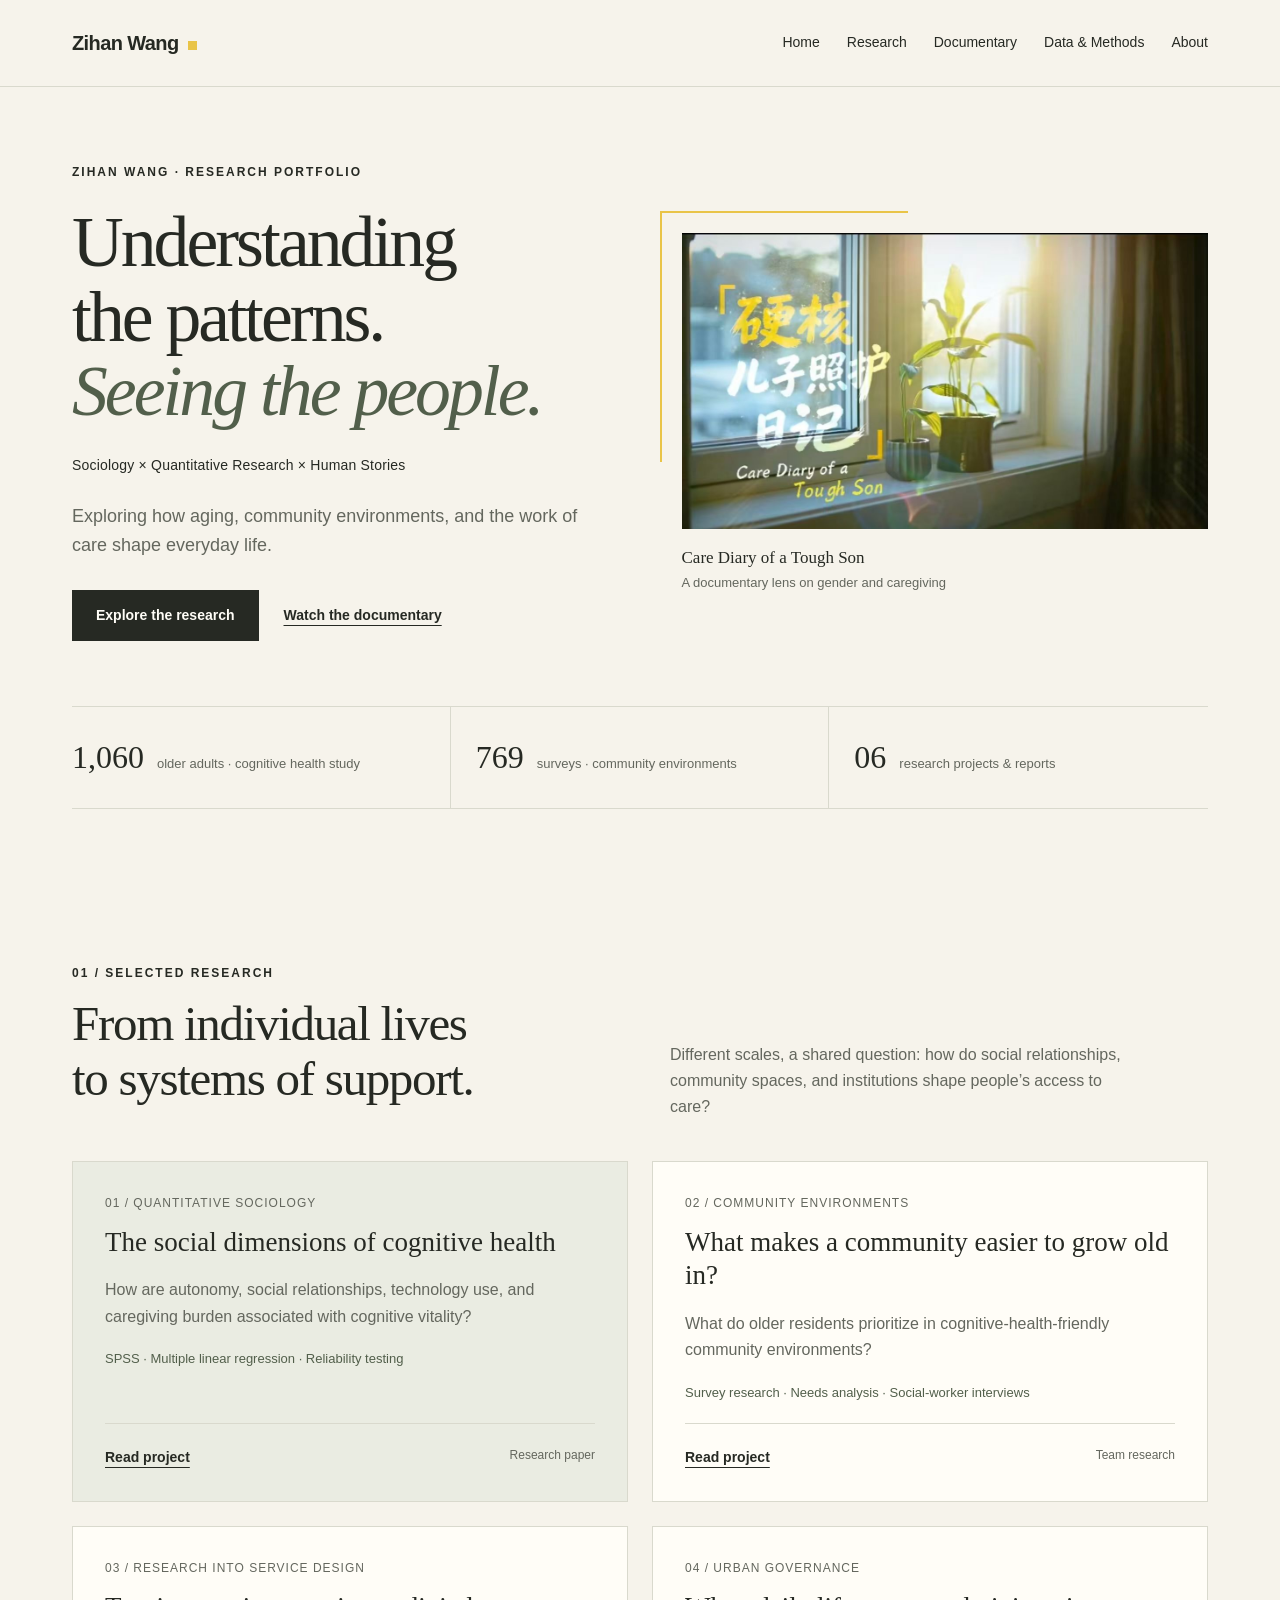
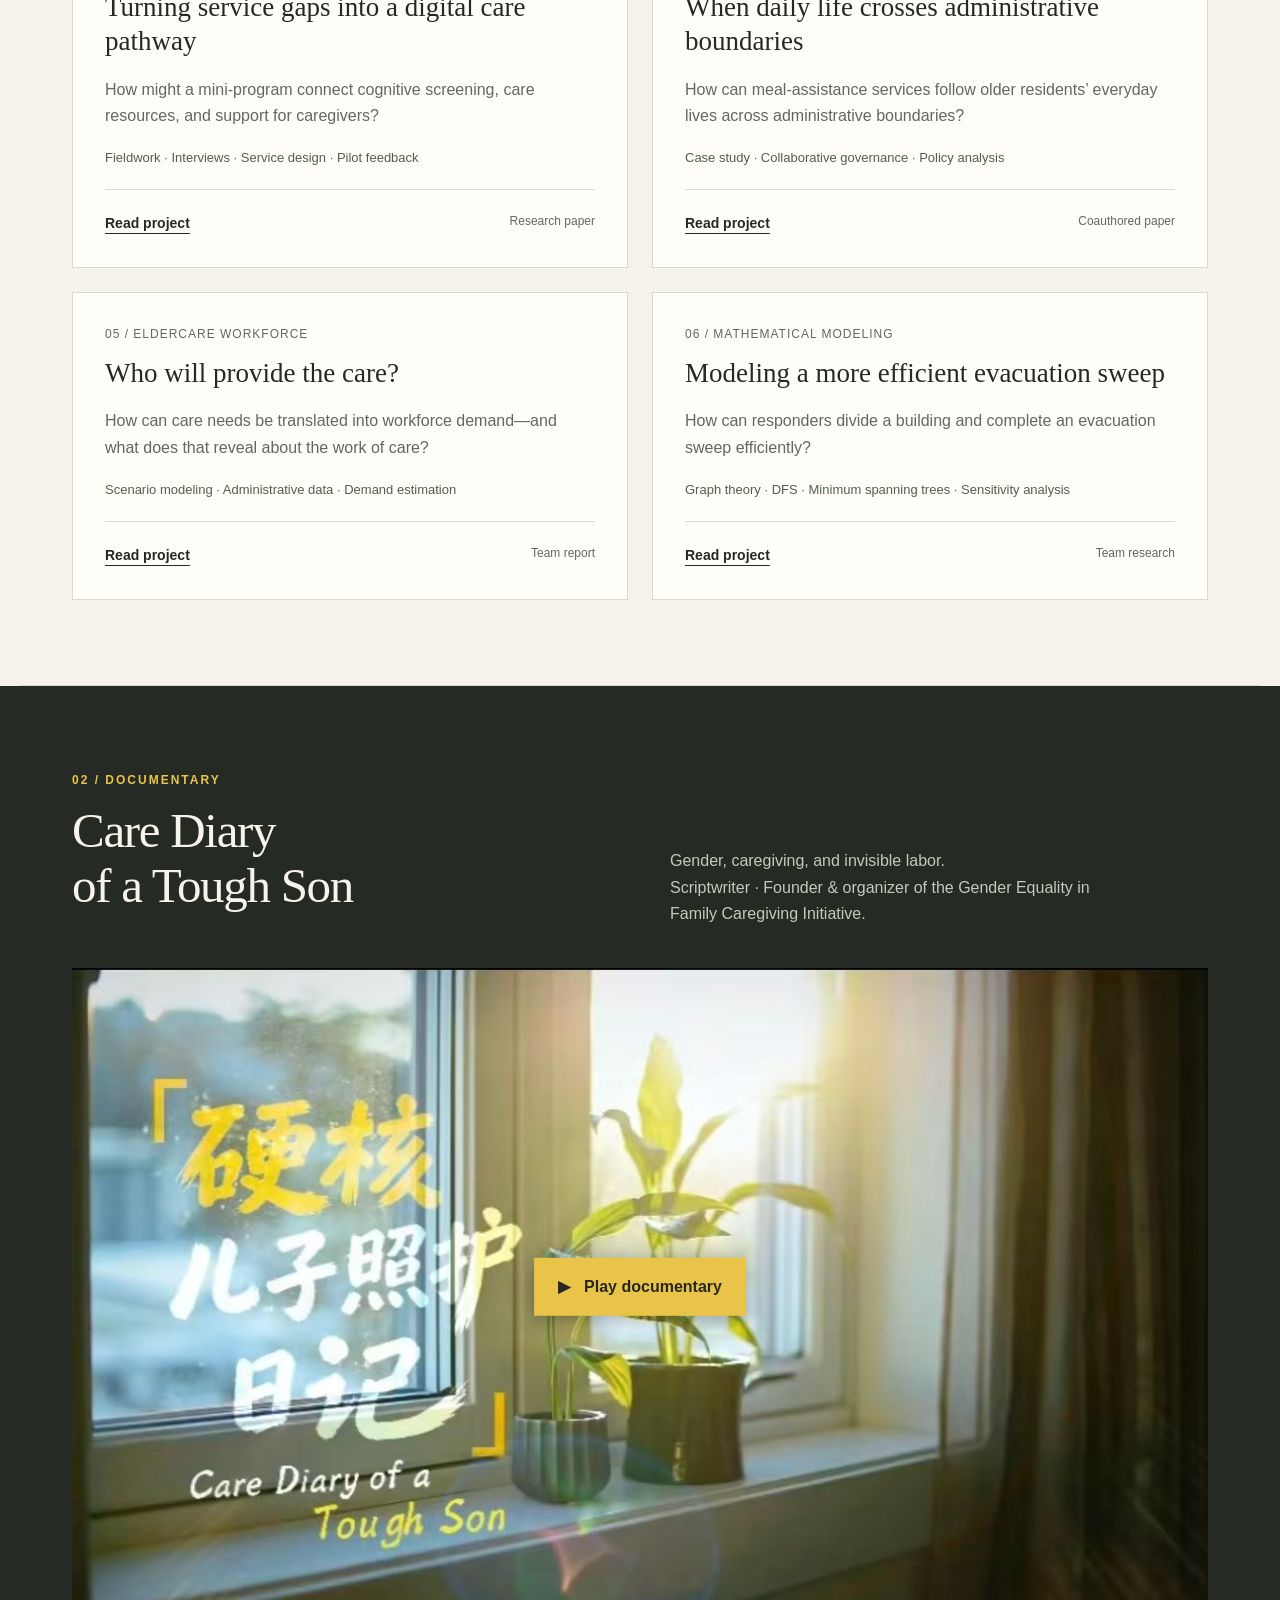
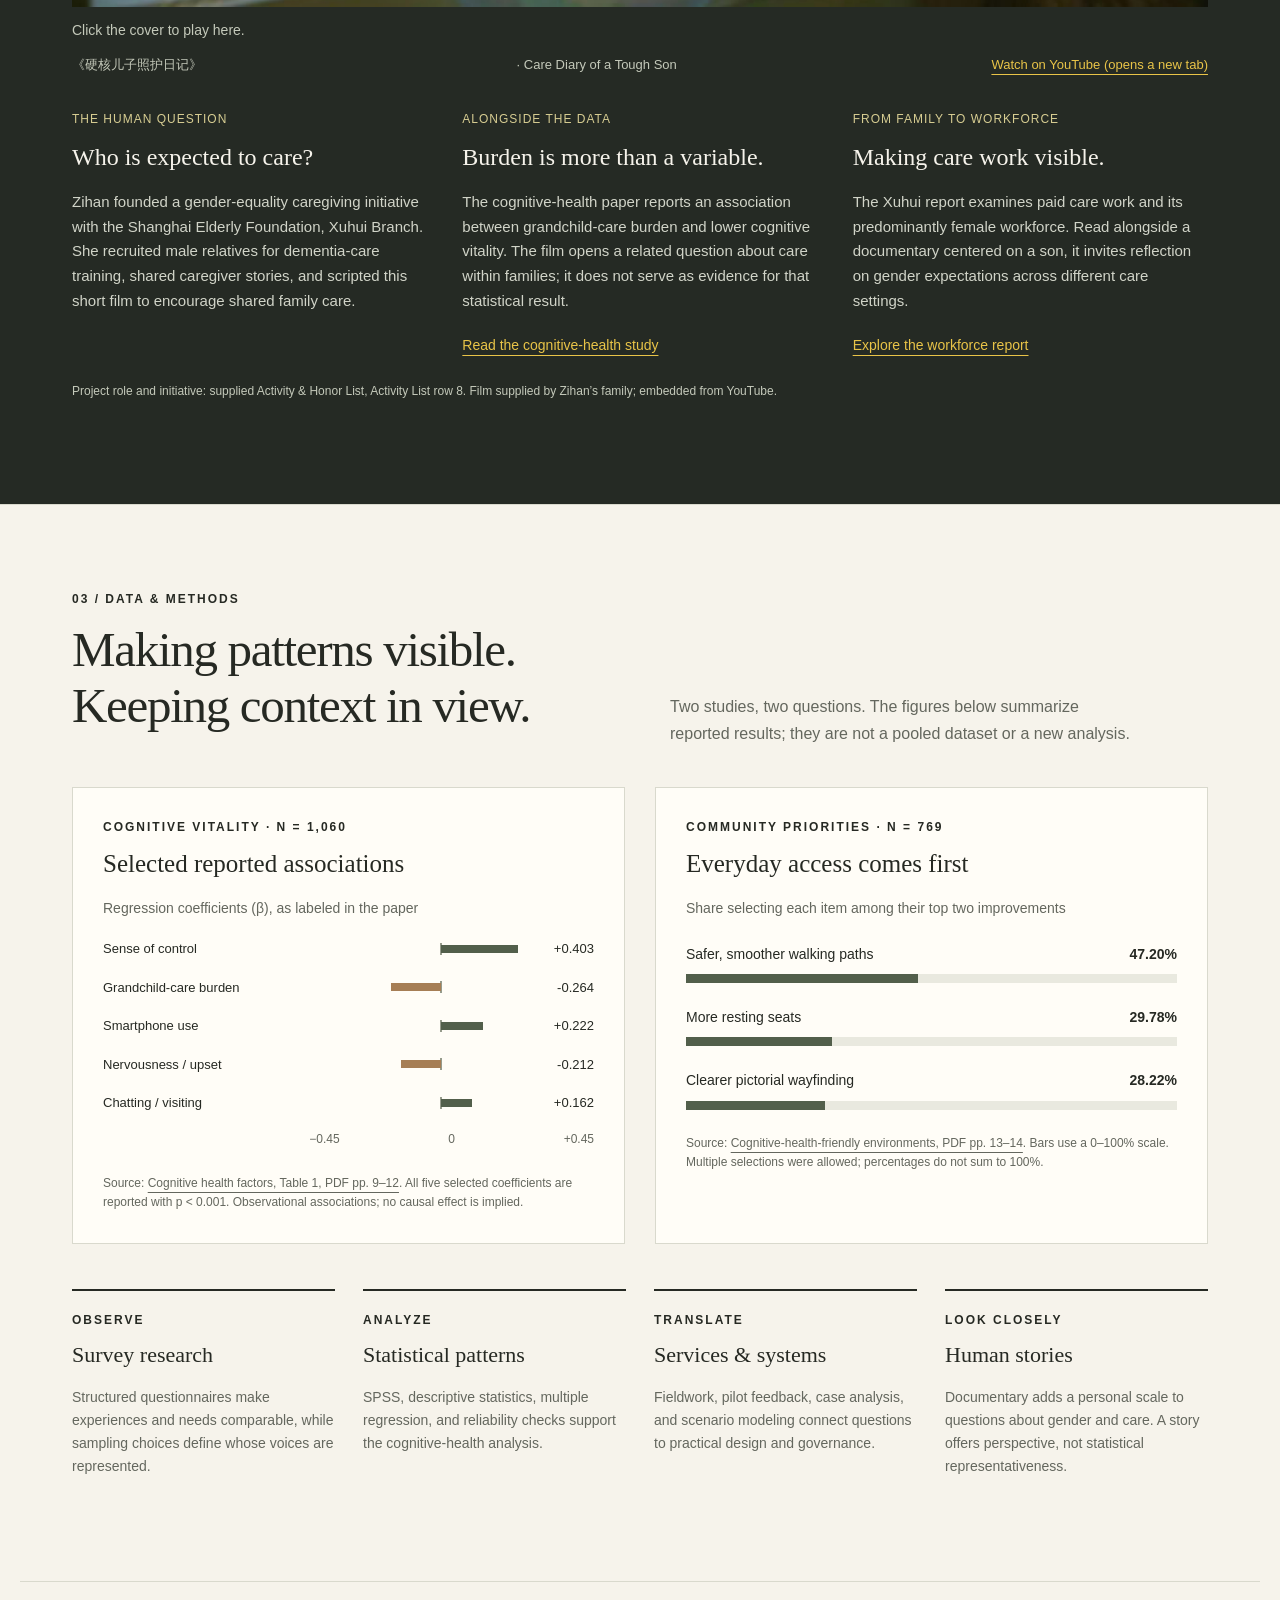
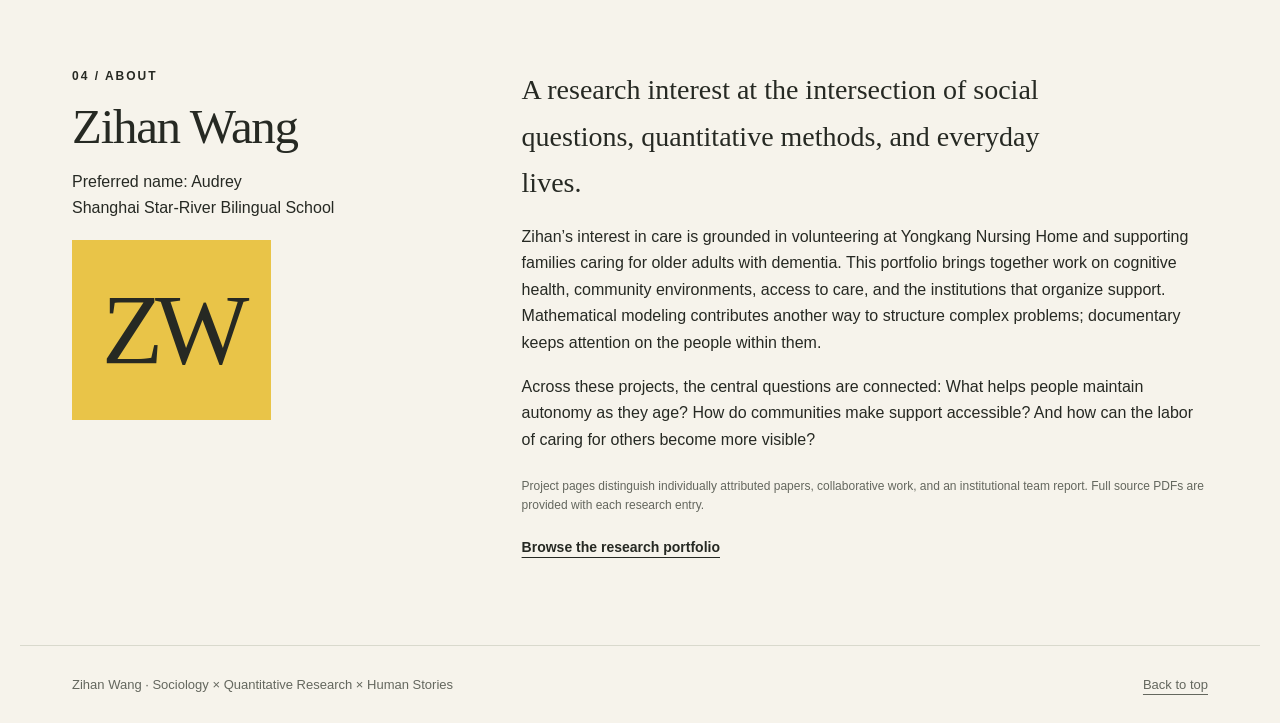
<file: index.html>
<!doctype html><html lang="en"><head><meta charset="utf-8"><meta name="viewport" content="width=device-width, initial-scale=1"><title>Zihan Wang | Social Research Portfolio</title><meta name="description" content="Zihan Wang’s research portfolio: sociology, quantitative research, and human stories. Exploring aging, community support, and the work of care."><link rel="stylesheet" href="style.css?v=3"><link rel="icon" href="data:image/svg+xml,%3Csvg xmlns='http://www.w3.org/2000/svg' viewBox='0 0 64 64'%3E%3Crect width='64' height='64' fill='%23e9c448'/%3E%3Ctext x='12' y='47' font-family='Georgia' font-size='44' fill='%23262923'%3EZ%3C/text%3E%3C/svg%3E"><script src="script.js?v=3" defer></script></head><body><a class="skip" href="#main">Skip to content</a><header class="header"><div class="wrap nav"><a class="brand" href="index.html">Zihan Wang<span></span></a><button class="menu" aria-expanded="false" aria-controls="navigation">Menu</button><nav id="navigation" class="navlinks" aria-label="Main navigation"><a href="#home">Home</a><a href="#research">Research</a><a href="#documentary">Documentary</a><a href="#methods">Data &amp; Methods</a><a href="#about">About</a></nav></div></header><main id="main"><section class="hero wrap" id="home"><div class="hero-grid"><div><div class="eyebrow">Zihan Wang · Research portfolio</div><h1>Understanding<br>the patterns.<br><em>Seeing the people.</em></h1><p class="positioning">Sociology × Quantitative Research × Human Stories</p><p class="lead">Exploring how aging, community environments, and the work of care shape everyday life.</p><div class="actions"><a class="button" href="#research">Explore the research</a><a class="textlink" href="#documentary">Watch the documentary</a></div></div><figure class="hero-image"><a href="#documentary" aria-label="Explore Care Diary of a Tough Son"><img src="assets/care-diary.jpg" width="1200" height="676" alt="Sunlight falls on a plant by a window, with the Chinese and English title Care Diary of a Tough Son."></a><figcaption><span class="caption-title">Care Diary of a Tough Son</span>A documentary lens on gender and caregiving</figcaption></figure></div><div class="index-strip"><div><strong>1,060</strong><span>older adults · cognitive health study</span></div><div><strong>769</strong><span>surveys · community environments</span></div><div><strong>06</strong><span>research projects &amp; reports</span></div></div></section><section class="section wrap" id="research"><div class="section-head"><div><div class="eyebrow">01 / Selected research</div><h2>From individual lives<br>to systems of support.</h2></div><p>Different scales, a shared question: how do social relationships, community spaces, and institutions shape people’s access to care?</p></div><div class="research-grid"><article class="research-card featured"><div class="card-top"><span>01 / Quantitative sociology</span></div><h3>The social dimensions of cognitive health</h3><p>How are autonomy, social relationships, technology use, and caregiving burden associated with cognitive vitality?</p><div class="tags">SPSS · Multiple linear regression · Reliability testing</div><div class="card-link"><a href="project-factors.html">Read project</a><span>Research paper</span></div></article><article class="research-card "><div class="card-top"><span>02 / Community environments</span></div><h3>What makes a community easier to grow old in?</h3><p>What do older residents prioritize in cognitive-health-friendly community environments?</p><div class="tags">Survey research · Needs analysis · Social-worker interviews</div><div class="card-link"><a href="project-environments.html">Read project</a><span>Team research</span></div></article><article class="research-card "><div class="card-top"><span>03 / Research into service design</span></div><h3>Turning service gaps into a digital care pathway</h3><p>How might a mini-program connect cognitive screening, care resources, and support for caregivers?</p><div class="tags">Fieldwork · Interviews · Service design · Pilot feedback</div><div class="card-link"><a href="project-mini-program.html">Read project</a><span>Research paper</span></div></article><article class="research-card "><div class="card-top"><span>04 / Urban governance</span></div><h3>When daily life crosses administrative boundaries</h3><p>How can meal-assistance services follow older residents’ everyday lives across administrative boundaries?</p><div class="tags">Case study · Collaborative governance · Policy analysis</div><div class="card-link"><a href="project-meal-governance.html">Read project</a><span>Coauthored paper</span></div></article><article class="research-card "><div class="card-top"><span>05 / Eldercare workforce</span></div><h3>Who will provide the care?</h3><p>How can care needs be translated into workforce demand—and what does that reveal about the work of care?</p><div class="tags">Scenario modeling · Administrative data · Demand estimation</div><div class="card-link"><a href="project-workforce.html">Read project</a><span>Team report</span></div></article><article class="research-card "><div class="card-top"><span>06 / Mathematical modeling</span></div><h3>Modeling a more efficient evacuation sweep</h3><p>How can responders divide a building and complete an evacuation sweep efficiently?</p><div class="tags">Graph theory · DFS · Minimum spanning trees · Sensitivity analysis</div><div class="card-link"><a href="project-himcm.html">Read project</a><span>Team research</span></div></article></div></section><section class="section documentary" id="documentary"><div class="wrap"><div class="section-head"><div><div class="eyebrow">02 / Documentary</div><h2>Care Diary<br>of a Tough Son</h2></div><p>Gender, caregiving, and invisible labor.<br>Scriptwriter · Founder &amp; organizer of the Gender Equality in Family Caregiving Initiative.</p></div><figure class="film-frame"><div class="film-player" id="film-player"><a class="film-start" href="https://www.youtube.com/watch?v=SJVlUEBVMM4" aria-label="Play Care Diary of a Tough Son"><img src="assets/care-diary.jpg" width="1200" height="676" alt="Care Diary of a Tough Son documentary cover"><span class="film-play-label"><span aria-hidden="true">▶</span> Play documentary</span></a></div><p class="film-status" role="status" aria-live="polite">Click the cover to play here.</p><figcaption><span lang="zh">《硬核儿子照护日记》</span> · Care Diary of a Tough Son <a href="https://www.youtube.com/watch?v=SJVlUEBVMM4" target="_blank" rel="noopener noreferrer">Watch on YouTube (opens a new tab)</a></figcaption></figure><div class="film-grid"><div><div class="film-label">The human question</div><h3>Who is expected to care?</h3><p>Zihan founded a gender-equality caregiving initiative with the Shanghai Elderly Foundation, Xuhui Branch. She recruited male relatives for dementia-care training, shared caregiver stories, and scripted this short film to encourage shared family care.</p></div><div><div class="film-label">Alongside the data</div><h3>Burden is more than a variable.</h3><p>The cognitive-health paper reports an association between grandchild-care burden and lower cognitive vitality. The film opens a related question about care within families; it does not serve as evidence for that statistical result.</p><a href="project-factors.html">Read the cognitive-health study</a></div><div><div class="film-label">From family to workforce</div><h3>Making care work visible.</h3><p>The Xuhui report examines paid care work and its predominantly female workforce. Read alongside a documentary centered on a son, it invites reflection on gender expectations across different care settings.</p><a href="project-workforce.html">Explore the workforce report</a></div></div><p class="source" style="color:#c4c9ba">Project role and initiative: supplied Activity &amp; Honor List, Activity List row 8. Film supplied by Zihan’s family; embedded from YouTube.</p></div></section><section class="section wrap" id="methods"><div class="section-head"><div><div class="eyebrow">03 / Data &amp; methods</div><h2>Making patterns visible.<br>Keeping context in view.</h2></div><p>Two studies, two questions. The figures below summarize reported results; they are not a pooled dataset or a new analysis.</p></div><div class="chart-grid"><figure class="chart" style="margin:0"><div class="eyebrow">Cognitive vitality · n = 1,060</div><h3>Selected reported associations</h3><p class="sub">Regression coefficients (β), as labeled in the paper</p><div class="coef"><span>Sense of control</span><div class="coef-track" aria-hidden="true"><span class="half"></span><span class="half"><i class="pos" style="width:89.56%"></i></span></div><b>+0.403</b></div><div class="coef"><span>Grandchild-care burden</span><div class="coef-track" aria-hidden="true"><span class="half"><i class="neg" style="width:58.67%"></i></span><span class="half"></span></div><b>-0.264</b></div><div class="coef"><span>Smartphone use</span><div class="coef-track" aria-hidden="true"><span class="half"></span><span class="half"><i class="pos" style="width:49.33%"></i></span></div><b>+0.222</b></div><div class="coef"><span>Nervousness / upset</span><div class="coef-track" aria-hidden="true"><span class="half"><i class="neg" style="width:47.11%"></i></span><span class="half"></span></div><b>-0.212</b></div><div class="coef"><span>Chatting / visiting</span><div class="coef-track" aria-hidden="true"><span class="half"></span><span class="half"><i class="pos" style="width:36.00%"></i></span></div><b>+0.162</b></div><div class="legend"><span>−0.45</span><span>0</span><span>+0.45</span></div><figcaption class="source">Source: <a href="papers/factors.pdf#page=9">Cognitive health factors, Table 1, PDF pp. 9–12</a>. All five selected coefficients are reported with p &lt; 0.001. Observational associations; no causal effect is implied.</figcaption></figure><figure class="chart" style="margin:0"><div class="eyebrow">Community priorities · n = 769</div><h3>Everyday access comes first</h3><p class="sub">Share selecting each item among their top two improvements</p><div class="bar-row"><div class="bar-label"><span>Safer, smoother walking paths</span><strong>47.20%</strong></div><div class="track" aria-hidden="true"><div class="fill" style="width:47.2%"></div></div></div><div class="bar-row"><div class="bar-label"><span>More resting seats</span><strong>29.78%</strong></div><div class="track" aria-hidden="true"><div class="fill" style="width:29.78%"></div></div></div><div class="bar-row"><div class="bar-label"><span>Clearer pictorial wayfinding</span><strong>28.22%</strong></div><div class="track" aria-hidden="true"><div class="fill" style="width:28.22%"></div></div></div><figcaption class="source">Source: <a href="papers/environments.pdf#page=13">Cognitive-health-friendly environments, PDF pp. 13–14</a>. Bars use a 0–100% scale. Multiple selections were allowed; percentages do not sum to 100%.</figcaption></figure></div><div class="method-list"><div><div class="eyebrow">Observe</div><h3>Survey research</h3><p>Structured questionnaires make experiences and needs comparable, while sampling choices define whose voices are represented.</p></div><div><div class="eyebrow">Analyze</div><h3>Statistical patterns</h3><p>SPSS, descriptive statistics, multiple regression, and reliability checks support the cognitive-health analysis.</p></div><div><div class="eyebrow">Translate</div><h3>Services &amp; systems</h3><p>Fieldwork, pilot feedback, case analysis, and scenario modeling connect questions to practical design and governance.</p></div><div><div class="eyebrow">Look closely</div><h3>Human stories</h3><p>Documentary adds a personal scale to questions about gender and care. A story offers perspective, not statistical representativeness.</p></div></div></section><section class="section wrap" id="about"><div class="about-grid"><div><div class="eyebrow">04 / About</div><h2>Zihan Wang</h2><p>Preferred name: Audrey<br>Shanghai Star-River Bilingual School</p><div class="monogram" aria-hidden="true">ZW</div></div><div><p class="lead">A research interest at the intersection of social questions, quantitative methods, and everyday lives.</p><p>Zihan’s interest in care is grounded in volunteering at Yongkang Nursing Home and supporting families caring for older adults with dementia. This portfolio brings together work on cognitive health, community environments, access to care, and the institutions that organize support. Mathematical modeling contributes another way to structure complex problems; documentary keeps attention on the people within them.</p><p>Across these projects, the central questions are connected: What helps people maintain autonomy as they age? How do communities make support accessible? And how can the labor of caring for others become more visible?</p><p class="source">Project pages distinguish individually attributed papers, collaborative work, and an institutional team report. Full source PDFs are provided with each research entry.</p><a class="textlink" href="#research">Browse the research portfolio</a></div></div></section></main><footer class="footer"><div class="wrap footer-inner"><span>Zihan Wang · Sociology × Quantitative Research × Human Stories</span><a href="#home">Back to top</a></div></footer></body></html>
</file>
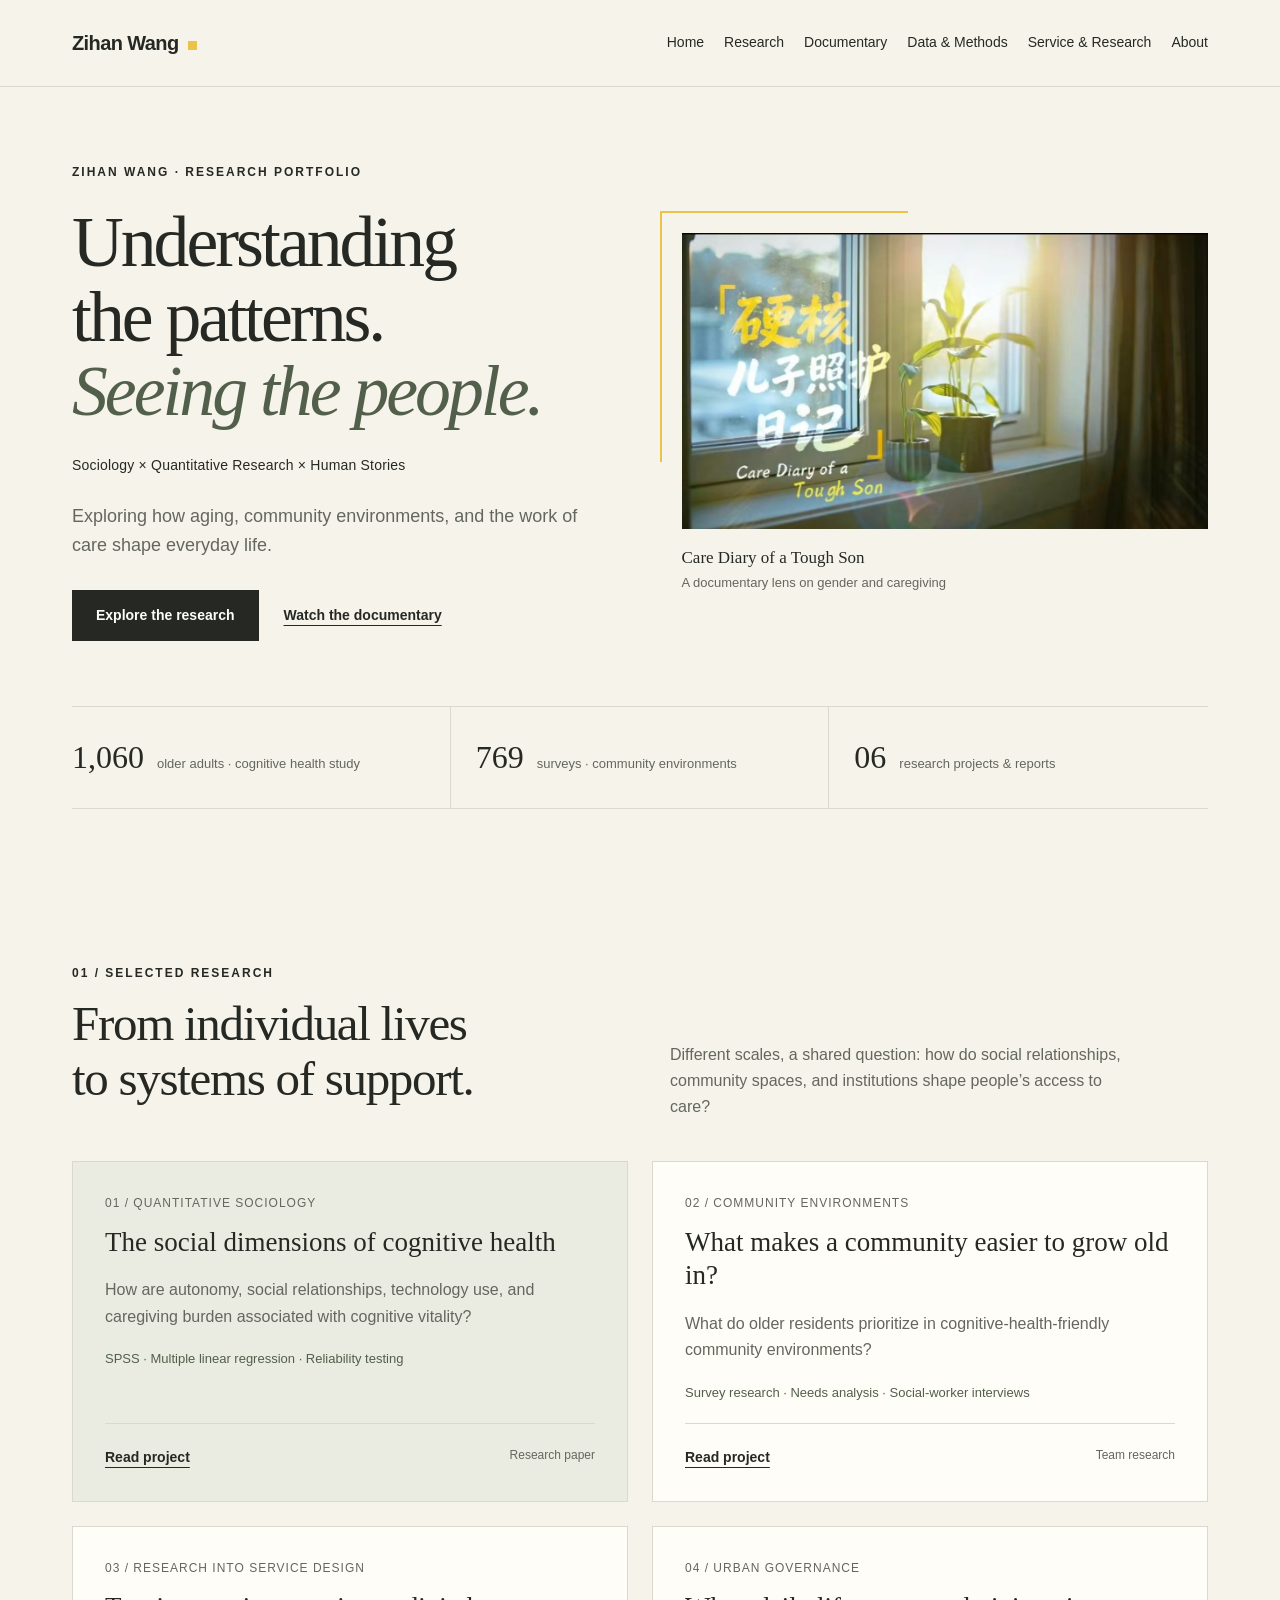
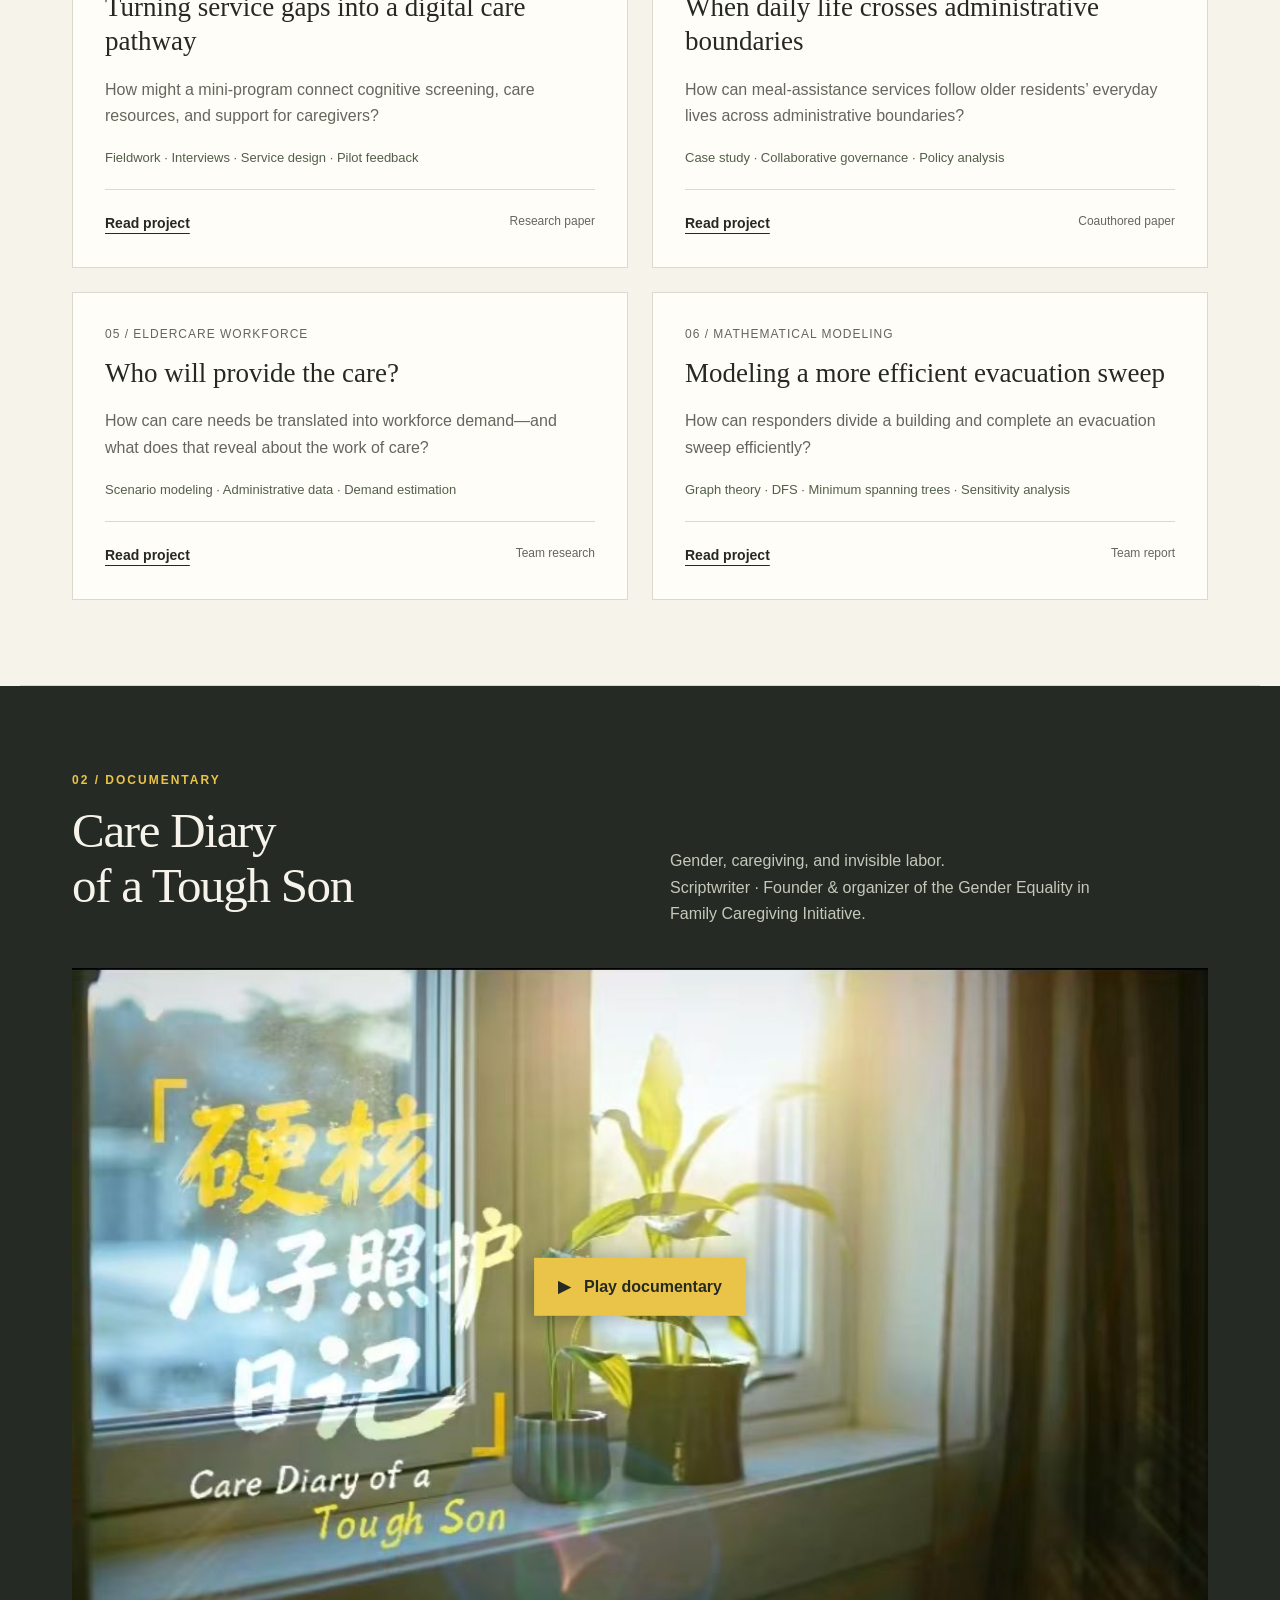
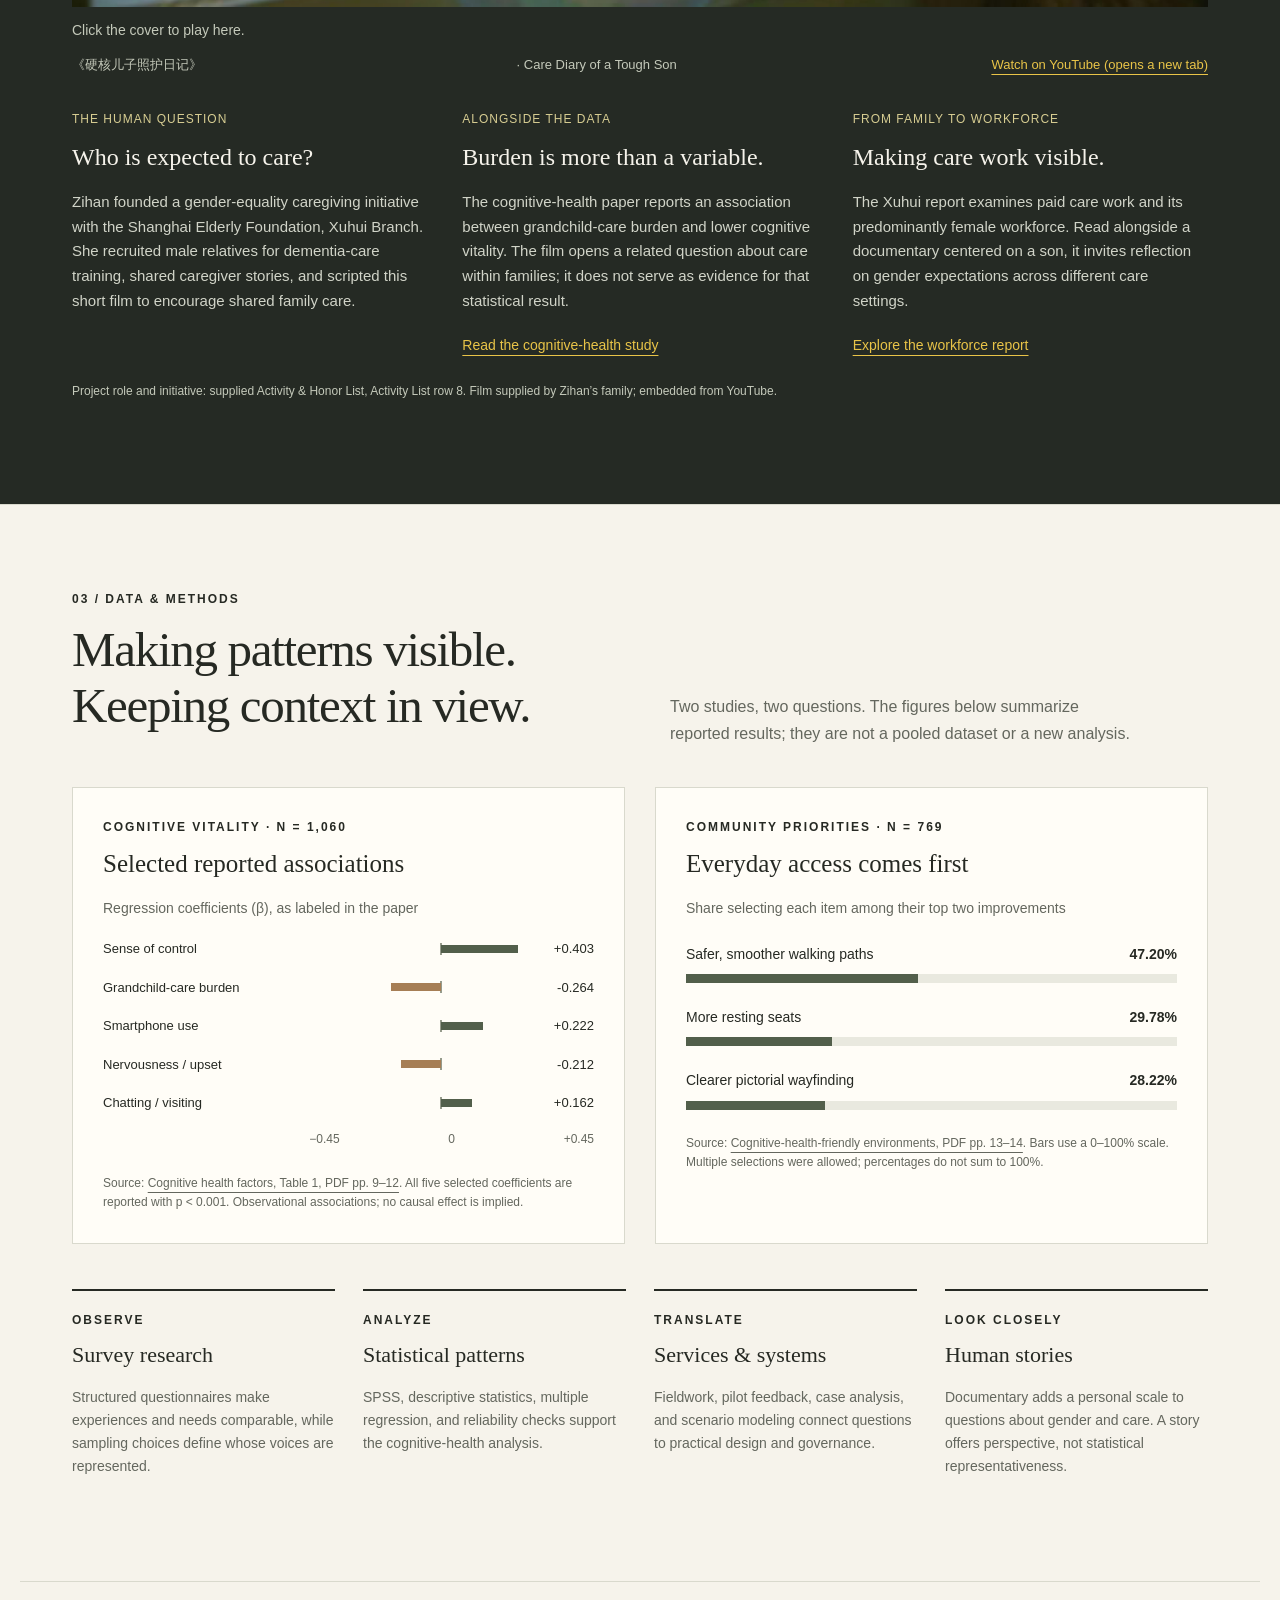
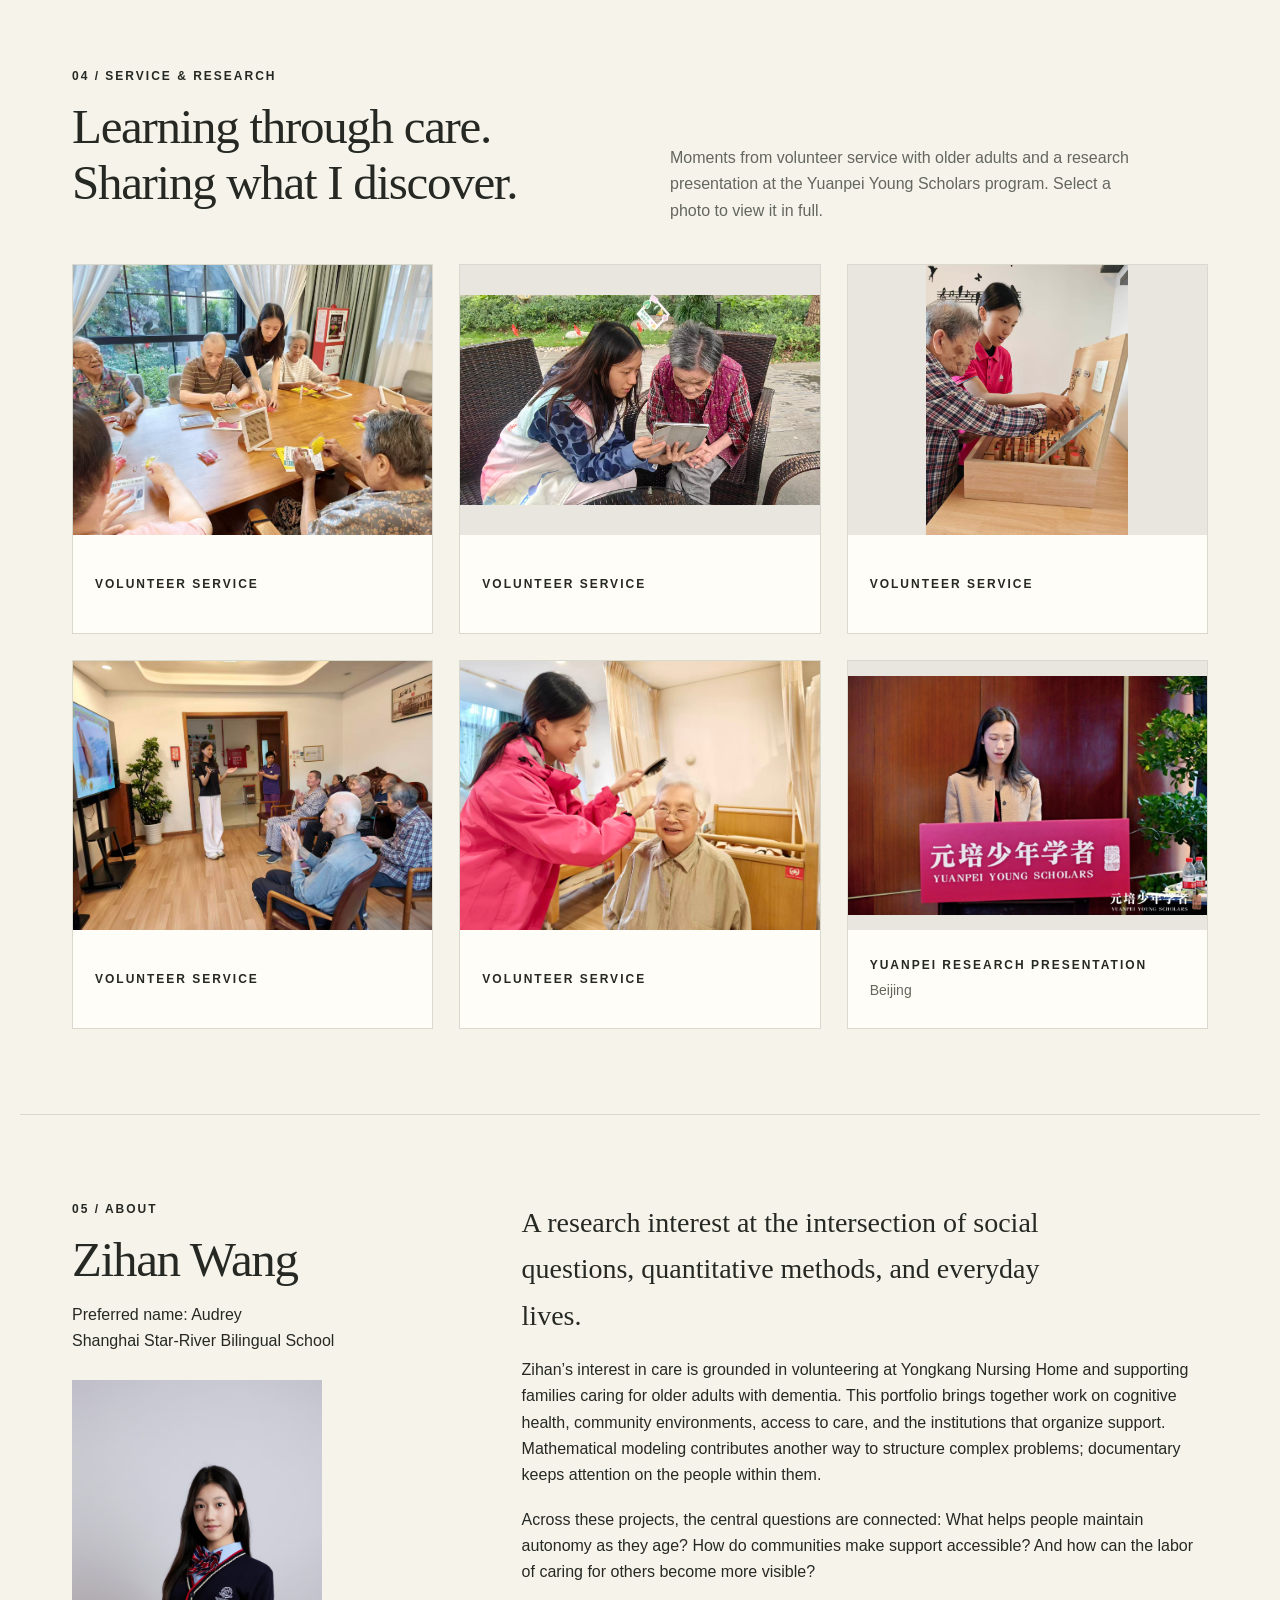
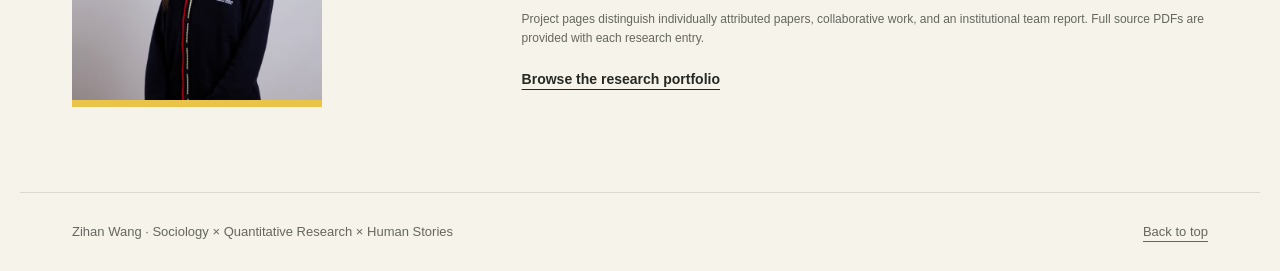
<file: zihan-wang-portfolio/index.html>
<!doctype html><html lang="en"><head><meta charset="utf-8"><meta name="viewport" content="width=device-width, initial-scale=1"><title>Zihan Wang | Social Research Portfolio</title><meta name="description" content="Zihan Wang’s research portfolio: sociology, quantitative research, and human stories. Exploring aging, community support, and the work of care."><link rel="stylesheet" href="style.css?v=5"><link rel="icon" href="data:image/svg+xml,%3Csvg xmlns='http://www.w3.org/2000/svg' viewBox='0 0 64 64'%3E%3Crect width='64' height='64' fill='%23e9c448'/%3E%3Ctext x='12' y='47' font-family='Georgia' font-size='44' fill='%23262923'%3EZ%3C/text%3E%3C/svg%3E"><script src="script.js?v=4" defer></script></head><body><a class="skip" href="#main">Skip to content</a><header class="header"><div class="wrap nav"><a class="brand" href="index.html">Zihan Wang<span></span></a><button class="menu" aria-expanded="false" aria-controls="navigation">Menu</button><nav id="navigation" class="navlinks" aria-label="Main navigation"><a href="#home">Home</a><a href="#research">Research</a><a href="#documentary">Documentary</a><a href="#methods">Data &amp; Methods</a><a href="#service">Service &amp; Research</a><a href="#about">About</a></nav></div></header><main id="main"><section class="hero wrap" id="home"><div class="hero-grid"><div><div class="eyebrow">Zihan Wang · Research portfolio</div><h1>Understanding<br>the patterns.<br><em>Seeing the people.</em></h1><p class="positioning">Sociology × Quantitative Research × Human Stories</p><p class="lead">Exploring how aging, community environments, and the work of care shape everyday life.</p><div class="actions"><a class="button" href="#research">Explore the research</a><a class="textlink" href="#documentary">Watch the documentary</a></div></div><figure class="hero-image"><a href="#documentary" aria-label="Explore Care Diary of a Tough Son"><img src="assets/care-diary.jpg" width="1200" height="676" alt="Sunlight falls on a plant by a window, with the Chinese and English title Care Diary of a Tough Son."></a><figcaption><span class="caption-title">Care Diary of a Tough Son</span>A documentary lens on gender and caregiving</figcaption></figure></div><div class="index-strip"><div><strong>1,060</strong><span>older adults · cognitive health study</span></div><div><strong>769</strong><span>surveys · community environments</span></div><div><strong>06</strong><span>research projects &amp; reports</span></div></div></section><section class="section wrap" id="research"><div class="section-head"><div><div class="eyebrow">01 / Selected research</div><h2>From individual lives<br>to systems of support.</h2></div><p>Different scales, a shared question: how do social relationships, community spaces, and institutions shape people’s access to care?</p></div><div class="research-grid"><article class="research-card featured"><div class="card-top"><span>01 / Quantitative sociology</span></div><h3>The social dimensions of cognitive health</h3><p>How are autonomy, social relationships, technology use, and caregiving burden associated with cognitive vitality?</p><div class="tags">SPSS · Multiple linear regression · Reliability testing</div><div class="card-link"><a href="project-factors.html">Read project</a><span>Research paper</span></div></article><article class="research-card "><div class="card-top"><span>02 / Community environments</span></div><h3>What makes a community easier to grow old in?</h3><p>What do older residents prioritize in cognitive-health-friendly community environments?</p><div class="tags">Survey research · Needs analysis · Social-worker interviews</div><div class="card-link"><a href="project-environments.html">Read project</a><span>Team research</span></div></article><article class="research-card "><div class="card-top"><span>03 / Research into service design</span></div><h3>Turning service gaps into a digital care pathway</h3><p>How might a mini-program connect cognitive screening, care resources, and support for caregivers?</p><div class="tags">Fieldwork · Interviews · Service design · Pilot feedback</div><div class="card-link"><a href="project-mini-program.html">Read project</a><span>Research paper</span></div></article><article class="research-card "><div class="card-top"><span>04 / Urban governance</span></div><h3>When daily life crosses administrative boundaries</h3><p>How can meal-assistance services follow older residents’ everyday lives across administrative boundaries?</p><div class="tags">Case study · Collaborative governance · Policy analysis</div><div class="card-link"><a href="project-meal-governance.html">Read project</a><span>Coauthored paper</span></div></article><article class="research-card "><div class="card-top"><span>05 / Eldercare workforce</span></div><h3>Who will provide the care?</h3><p>How can care needs be translated into workforce demand—and what does that reveal about the work of care?</p><div class="tags">Scenario modeling · Administrative data · Demand estimation</div><div class="card-link"><a href="project-workforce.html">Read project</a><span>Team research</span></div></article><article class="research-card "><div class="card-top"><span>06 / Mathematical modeling</span></div><h3>Modeling a more efficient evacuation sweep</h3><p>How can responders divide a building and complete an evacuation sweep efficiently?</p><div class="tags">Graph theory · DFS · Minimum spanning trees · Sensitivity analysis</div><div class="card-link"><a href="project-himcm.html">Read project</a><span>Team report</span></div></article></div></section><section class="section documentary" id="documentary"><div class="wrap"><div class="section-head"><div><div class="eyebrow">02 / Documentary</div><h2>Care Diary<br>of a Tough Son</h2></div><p>Gender, caregiving, and invisible labor.<br>Scriptwriter · Founder &amp; organizer of the Gender Equality in Family Caregiving Initiative.</p></div><figure class="film-frame"><div class="film-player" id="film-player"><a class="film-start" href="https://www.youtube.com/watch?v=SJVlUEBVMM4" aria-label="Play Care Diary of a Tough Son"><img src="assets/care-diary.jpg" width="1200" height="676" alt="Care Diary of a Tough Son documentary cover"><span class="film-play-label"><span aria-hidden="true">▶</span> Play documentary</span></a></div><p class="film-status" role="status" aria-live="polite">Click the cover to play here.</p><figcaption><span lang="zh">《硬核儿子照护日记》</span> · Care Diary of a Tough Son <a href="https://www.youtube.com/watch?v=SJVlUEBVMM4" target="_blank" rel="noopener noreferrer">Watch on YouTube (opens a new tab)</a></figcaption></figure><div class="film-grid"><div><div class="film-label">The human question</div><h3>Who is expected to care?</h3><p>Zihan founded a gender-equality caregiving initiative with the Shanghai Elderly Foundation, Xuhui Branch. She recruited male relatives for dementia-care training, shared caregiver stories, and scripted this short film to encourage shared family care.</p></div><div><div class="film-label">Alongside the data</div><h3>Burden is more than a variable.</h3><p>The cognitive-health paper reports an association between grandchild-care burden and lower cognitive vitality. The film opens a related question about care within families; it does not serve as evidence for that statistical result.</p><a href="project-factors.html">Read the cognitive-health study</a></div><div><div class="film-label">From family to workforce</div><h3>Making care work visible.</h3><p>The Xuhui report examines paid care work and its predominantly female workforce. Read alongside a documentary centered on a son, it invites reflection on gender expectations across different care settings.</p><a href="project-workforce.html">Explore the workforce report</a></div></div><p class="source" style="color:#c4c9ba">Project role and initiative: supplied Activity &amp; Honor List, Activity List row 8. Film supplied by Zihan’s family; embedded from YouTube.</p></div></section><section class="section wrap" id="methods"><div class="section-head"><div><div class="eyebrow">03 / Data &amp; methods</div><h2>Making patterns visible.<br>Keeping context in view.</h2></div><p>Two studies, two questions. The figures below summarize reported results; they are not a pooled dataset or a new analysis.</p></div><div class="chart-grid"><figure class="chart" style="margin:0"><div class="eyebrow">Cognitive vitality · n = 1,060</div><h3>Selected reported associations</h3><p class="sub">Regression coefficients (β), as labeled in the paper</p><div class="coef"><span>Sense of control</span><div class="coef-track" aria-hidden="true"><span class="half"></span><span class="half"><i class="pos" style="width:89.56%"></i></span></div><b>+0.403</b></div><div class="coef"><span>Grandchild-care burden</span><div class="coef-track" aria-hidden="true"><span class="half"><i class="neg" style="width:58.67%"></i></span><span class="half"></span></div><b>-0.264</b></div><div class="coef"><span>Smartphone use</span><div class="coef-track" aria-hidden="true"><span class="half"></span><span class="half"><i class="pos" style="width:49.33%"></i></span></div><b>+0.222</b></div><div class="coef"><span>Nervousness / upset</span><div class="coef-track" aria-hidden="true"><span class="half"><i class="neg" style="width:47.11%"></i></span><span class="half"></span></div><b>-0.212</b></div><div class="coef"><span>Chatting / visiting</span><div class="coef-track" aria-hidden="true"><span class="half"></span><span class="half"><i class="pos" style="width:36.00%"></i></span></div><b>+0.162</b></div><div class="legend"><span>−0.45</span><span>0</span><span>+0.45</span></div><figcaption class="source">Source: <a href="papers/factors.pdf#page=9">Cognitive health factors, Table 1, PDF pp. 9–12</a>. All five selected coefficients are reported with p &lt; 0.001. Observational associations; no causal effect is implied.</figcaption></figure><figure class="chart" style="margin:0"><div class="eyebrow">Community priorities · n = 769</div><h3>Everyday access comes first</h3><p class="sub">Share selecting each item among their top two improvements</p><div class="bar-row"><div class="bar-label"><span>Safer, smoother walking paths</span><strong>47.20%</strong></div><div class="track" aria-hidden="true"><div class="fill" style="width:47.2%"></div></div></div><div class="bar-row"><div class="bar-label"><span>More resting seats</span><strong>29.78%</strong></div><div class="track" aria-hidden="true"><div class="fill" style="width:29.78%"></div></div></div><div class="bar-row"><div class="bar-label"><span>Clearer pictorial wayfinding</span><strong>28.22%</strong></div><div class="track" aria-hidden="true"><div class="fill" style="width:28.22%"></div></div></div><figcaption class="source">Source: <a href="papers/environments.pdf#page=13">Cognitive-health-friendly environments, PDF pp. 13–14</a>. Bars use a 0–100% scale. Multiple selections were allowed; percentages do not sum to 100%.</figcaption></figure></div><div class="method-list"><div><div class="eyebrow">Observe</div><h3>Survey research</h3><p>Structured questionnaires make experiences and needs comparable, while sampling choices define whose voices are represented.</p></div><div><div class="eyebrow">Analyze</div><h3>Statistical patterns</h3><p>SPSS, descriptive statistics, multiple regression, and reliability checks support the cognitive-health analysis.</p></div><div><div class="eyebrow">Translate</div><h3>Services &amp; systems</h3><p>Fieldwork, pilot feedback, case analysis, and scenario modeling connect questions to practical design and governance.</p></div><div><div class="eyebrow">Look closely</div><h3>Human stories</h3><p>Documentary adds a personal scale to questions about gender and care. A story offers perspective, not statistical representativeness.</p></div></div></section><section class="section wrap" id="service"><div class="section-head"><div><div class="eyebrow">04 / Service &amp; research</div><h2>Learning through care.<br>Sharing what I discover.</h2></div><p>Moments from volunteer service with older adults and a research presentation at the Yuanpei Young Scholars program. Select a photo to view it in full.</p></div><div class="photo-gallery"><figure class="gallery-photo"><a href="assets/service-crafts.jpg" target="_blank" rel="noopener" aria-label="View full photo: Making things together (opens a new tab)"><img src="assets/service-crafts.jpg" alt="Helping older adults with a group craft activity." loading="lazy"></a><figcaption><span class="eyebrow">Volunteer service</span></figcaption></figure><figure class="gallery-photo"><a href="assets/service-tablet.jpg" target="_blank" rel="noopener" aria-label="View full photo: Learning side by side (opens a new tab)"><img src="assets/service-tablet.jpg" alt="Sharing a tablet with an older adult during a volunteer visit." loading="lazy"></a><figcaption><span class="eyebrow">Volunteer service</span></figcaption></figure><figure class="gallery-photo"><a href="assets/service-activity.jpg" target="_blank" rel="noopener" aria-label="View full photo: Time and attention (opens a new tab)"><img src="assets/service-activity.jpg" alt="Supporting an older adult with a hands-on activity board." loading="lazy"></a><figcaption><span class="eyebrow">Volunteer service</span></figcaption></figure><figure class="gallery-photo"><a href="assets/service-group.jpg" target="_blank" rel="noopener" aria-label="View full photo: Taking part together (opens a new tab)"><img src="assets/service-group.jpg" alt="Leading a group activity with older adults." loading="lazy"></a><figcaption><span class="eyebrow">Volunteer service</span></figcaption></figure><figure class="gallery-photo"><a href="assets/service-care.jpg" target="_blank" rel="noopener" aria-label="View full photo: Care in everyday moments (opens a new tab)"><img src="assets/service-care.jpg" alt="Helping an older adult brush her hair." loading="lazy"></a><figcaption><span class="eyebrow">Volunteer service</span></figcaption></figure><figure class="gallery-photo"><a href="assets/yuanpei-presentation.jpg" target="_blank" rel="noopener" aria-label="View full photo: Sharing the research (opens a new tab)"><img src="assets/yuanpei-presentation.jpg" alt="Presenting research at the Yuanpei Young Scholars program in Beijing." loading="lazy"></a><figcaption><span class="eyebrow">Yuanpei Research Presentation</span><span class="gallery-location">Beijing</span></figcaption></figure></div></section><section class="section wrap" id="about"><div class="about-grid"><div><div class="eyebrow">05 / About</div><h2>Zihan Wang</h2><p>Preferred name: Audrey<br>Shanghai Star-River Bilingual School</p><figure class="portrait"><img src="assets/zihan-wang-portrait.jpg" alt="Zihan Wang (Audrey) in her school uniform" width="1280" height="1920" loading="lazy"></figure></div><div><p class="lead">A research interest at the intersection of social questions, quantitative methods, and everyday lives.</p><p>Zihan’s interest in care is grounded in volunteering at Yongkang Nursing Home and supporting families caring for older adults with dementia. This portfolio brings together work on cognitive health, community environments, access to care, and the institutions that organize support. Mathematical modeling contributes another way to structure complex problems; documentary keeps attention on the people within them.</p><p>Across these projects, the central questions are connected: What helps people maintain autonomy as they age? How do communities make support accessible? And how can the labor of caring for others become more visible?</p><p class="source">Project pages distinguish individually attributed papers, collaborative work, and an institutional team report. Full source PDFs are provided with each research entry.</p><a class="textlink" href="#research">Browse the research portfolio</a></div></div></section></main><footer class="footer"><div class="wrap footer-inner"><span>Zihan Wang · Sociology × Quantitative Research × Human Stories</span><a href="#home">Back to top</a></div></footer></body></html>
</file>
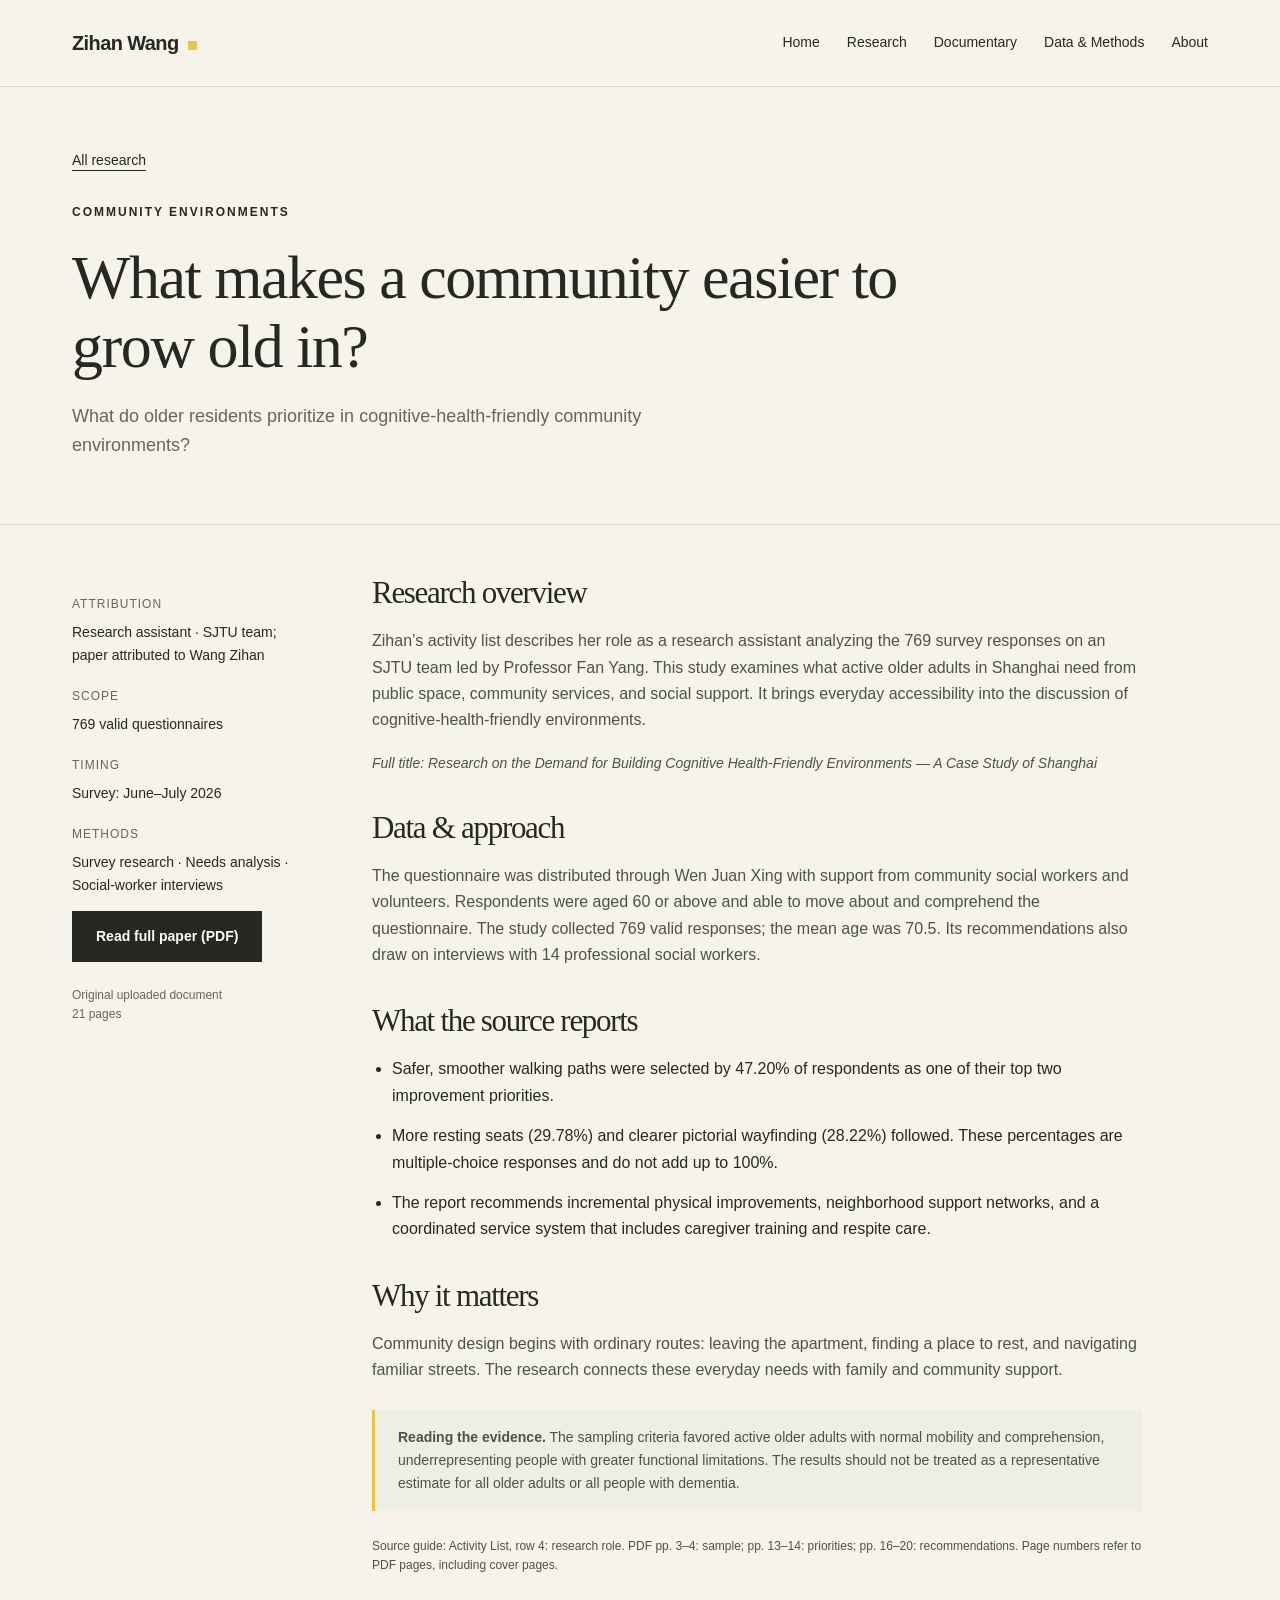
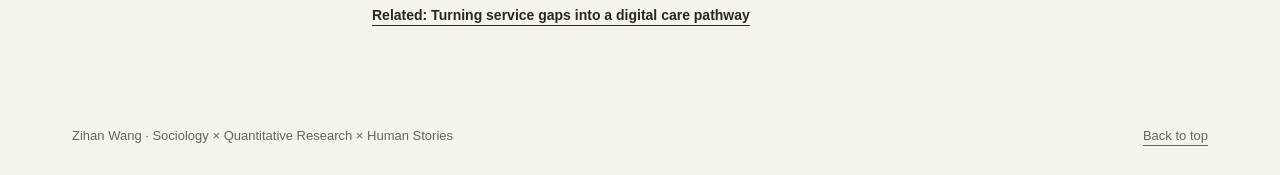
<file: project-environments.html>
<!doctype html><html lang="en"><head><meta charset="utf-8"><meta name="viewport" content="width=device-width, initial-scale=1"><title>What makes a community easier to grow old in? | Zihan Wang</title><meta name="description" content="What do older residents prioritize in cognitive-health-friendly community environments?"><link rel="stylesheet" href="style.css"><link rel="icon" href="data:image/svg+xml,%3Csvg xmlns='http://www.w3.org/2000/svg' viewBox='0 0 64 64'%3E%3Crect width='64' height='64' fill='%23e9c448'/%3E%3Ctext x='12' y='47' font-family='Georgia' font-size='44' fill='%23262923'%3EZ%3C/text%3E%3C/svg%3E"><script src="script.js" defer></script></head><body><a class="skip" href="#main">Skip to content</a><header class="header"><div class="wrap nav"><a class="brand" href="index.html">Zihan Wang<span></span></a><button class="menu" aria-expanded="false" aria-controls="navigation">Menu</button><nav id="navigation" class="navlinks" aria-label="Main navigation"><a href="index.html#home">Home</a><a href="index.html#research">Research</a><a href="index.html#documentary">Documentary</a><a href="index.html#methods">Data &amp; Methods</a><a href="index.html#about">About</a></nav></div></header><main id="main"><div class="detail-hero"><div class="wrap"><a class="back" href="index.html#research">All research</a><p class="eyebrow" style="margin-top:30px">Community environments</p><h1>What makes a community easier to grow old in?</h1><p class="lead">What do older residents prioritize in cognitive-health-friendly community environments?</p></div></div><div class="wrap detail-grid"><aside class="detail-aside" aria-label="Project information"><dl><div><dt>Attribution</dt><dd>Research assistant · SJTU team; paper attributed to Wang Zihan</dd></div><div><dt>Scope</dt><dd>769 valid questionnaires</dd></div><div><dt>Timing</dt><dd>Survey: June–July 2026</dd></div><div><dt>Methods</dt><dd>Survey research · Needs analysis · Social-worker interviews</dd></div></dl><a class="button" href="papers/environments.pdf">Read full paper (PDF)</a><p class="source">Original uploaded document<br>21 pages</p></aside><article class="detail-body"><h2>Research overview</h2><p>Zihan’s activity list describes her role as a research assistant analyzing the 769 survey responses on an SJTU team led by Professor Fan Yang. This study examines what active older adults in Shanghai need from public space, community services, and social support. It brings everyday accessibility into the discussion of cognitive-health-friendly environments.</p><p class="full-title">Full title: Research on the Demand for Building Cognitive Health-Friendly Environments — A Case Study of Shanghai</p><h2>Data &amp; approach</h2><p>The questionnaire was distributed through Wen Juan Xing with support from community social workers and volunteers. Respondents were aged 60 or above and able to move about and comprehend the questionnaire. The study collected 769 valid responses; the mean age was 70.5. Its recommendations also draw on interviews with 14 professional social workers.</p><h2>What the source reports</h2><ul class="finding-list"><li>Safer, smoother walking paths were selected by 47.20% of respondents as one of their top two improvement priorities.</li><li>More resting seats (29.78%) and clearer pictorial wayfinding (28.22%) followed. These percentages are multiple-choice responses and do not add up to 100%.</li><li>The report recommends incremental physical improvements, neighborhood support networks, and a coordinated service system that includes caregiver training and respite care.</li></ul><h2>Why it matters</h2><p>Community design begins with ordinary routes: leaving the apartment, finding a place to rest, and navigating familiar streets. The research connects these everyday needs with family and community support.</p><div class="note"><p><strong>Reading the evidence.</strong> The sampling criteria favored active older adults with normal mobility and comprehension, underrepresenting people with greater functional limitations. The results should not be treated as a representative estimate for all older adults or all people with dementia.</p></div><p class="source">Source guide: Activity List, row 4: research role. PDF pp. 3–4: sample; pp. 13–14: priorities; pp. 16–20: recommendations. Page numbers refer to PDF pages, including cover pages.</p><div class="actions"><a class="textlink" href="project-mini-program.html">Related: Turning service gaps into a digital care pathway</a></div></article></div></main><footer class="footer"><div class="wrap footer-inner"><span>Zihan Wang · Sociology × Quantitative Research × Human Stories</span><a href="index.html#home">Back to top</a></div></footer></body></html>
</file>
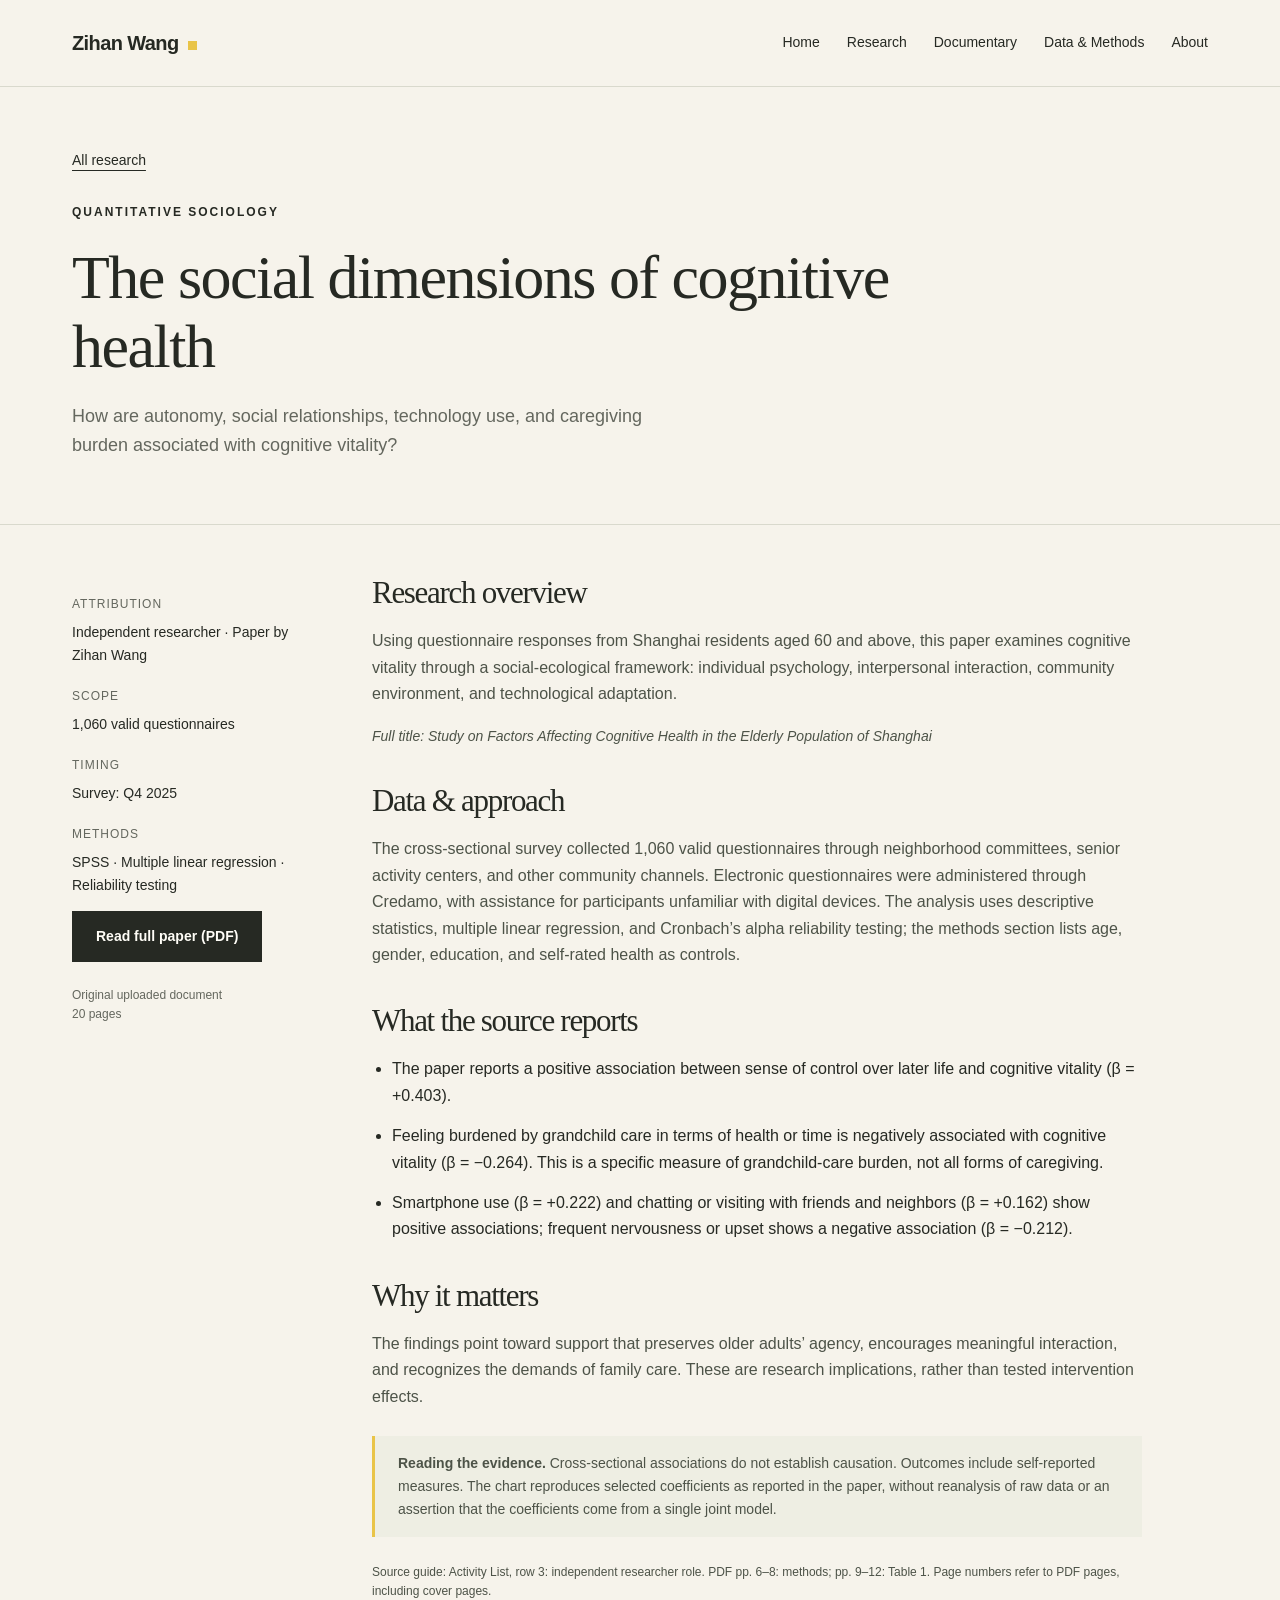
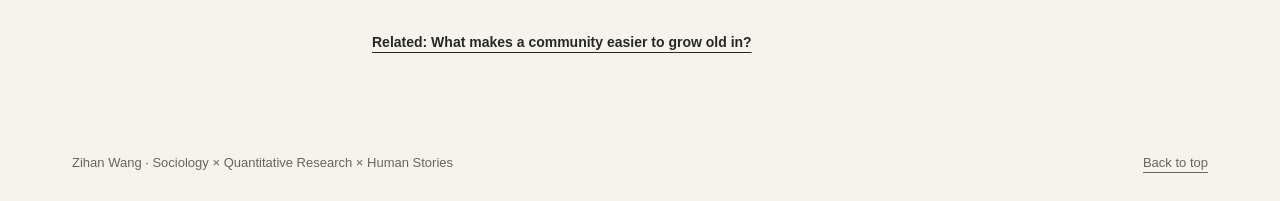
<file: project-factors.html>
<!doctype html><html lang="en"><head><meta charset="utf-8"><meta name="viewport" content="width=device-width, initial-scale=1"><title>The social dimensions of cognitive health | Zihan Wang</title><meta name="description" content="How are autonomy, social relationships, technology use, and caregiving burden associated with cognitive vitality?"><link rel="stylesheet" href="style.css"><link rel="icon" href="data:image/svg+xml,%3Csvg xmlns='http://www.w3.org/2000/svg' viewBox='0 0 64 64'%3E%3Crect width='64' height='64' fill='%23e9c448'/%3E%3Ctext x='12' y='47' font-family='Georgia' font-size='44' fill='%23262923'%3EZ%3C/text%3E%3C/svg%3E"><script src="script.js" defer></script></head><body><a class="skip" href="#main">Skip to content</a><header class="header"><div class="wrap nav"><a class="brand" href="index.html">Zihan Wang<span></span></a><button class="menu" aria-expanded="false" aria-controls="navigation">Menu</button><nav id="navigation" class="navlinks" aria-label="Main navigation"><a href="index.html#home">Home</a><a href="index.html#research">Research</a><a href="index.html#documentary">Documentary</a><a href="index.html#methods">Data &amp; Methods</a><a href="index.html#about">About</a></nav></div></header><main id="main"><div class="detail-hero"><div class="wrap"><a class="back" href="index.html#research">All research</a><p class="eyebrow" style="margin-top:30px">Quantitative sociology</p><h1>The social dimensions of cognitive health</h1><p class="lead">How are autonomy, social relationships, technology use, and caregiving burden associated with cognitive vitality?</p></div></div><div class="wrap detail-grid"><aside class="detail-aside" aria-label="Project information"><dl><div><dt>Attribution</dt><dd>Independent researcher · Paper by Zihan Wang</dd></div><div><dt>Scope</dt><dd>1,060 valid questionnaires</dd></div><div><dt>Timing</dt><dd>Survey: Q4 2025</dd></div><div><dt>Methods</dt><dd>SPSS · Multiple linear regression · Reliability testing</dd></div></dl><a class="button" href="papers/factors.pdf">Read full paper (PDF)</a><p class="source">Original uploaded document<br>20 pages</p></aside><article class="detail-body"><h2>Research overview</h2><p>Using questionnaire responses from Shanghai residents aged 60 and above, this paper examines cognitive vitality through a social-ecological framework: individual psychology, interpersonal interaction, community environment, and technological adaptation.</p><p class="full-title">Full title: Study on Factors Affecting Cognitive Health in the Elderly Population of Shanghai</p><h2>Data &amp; approach</h2><p>The cross-sectional survey collected 1,060 valid questionnaires through neighborhood committees, senior activity centers, and other community channels. Electronic questionnaires were administered through Credamo, with assistance for participants unfamiliar with digital devices. The analysis uses descriptive statistics, multiple linear regression, and Cronbach’s alpha reliability testing; the methods section lists age, gender, education, and self-rated health as controls.</p><h2>What the source reports</h2><ul class="finding-list"><li>The paper reports a positive association between sense of control over later life and cognitive vitality (β = +0.403).</li><li>Feeling burdened by grandchild care in terms of health or time is negatively associated with cognitive vitality (β = −0.264). This is a specific measure of grandchild-care burden, not all forms of caregiving.</li><li>Smartphone use (β = +0.222) and chatting or visiting with friends and neighbors (β = +0.162) show positive associations; frequent nervousness or upset shows a negative association (β = −0.212).</li></ul><h2>Why it matters</h2><p>The findings point toward support that preserves older adults’ agency, encourages meaningful interaction, and recognizes the demands of family care. These are research implications, rather than tested intervention effects.</p><div class="note"><p><strong>Reading the evidence.</strong> Cross-sectional associations do not establish causation. Outcomes include self-reported measures. The chart reproduces selected coefficients as reported in the paper, without reanalysis of raw data or an assertion that the coefficients come from a single joint model.</p></div><p class="source">Source guide: Activity List, row 3: independent researcher role. PDF pp. 6–8: methods; pp. 9–12: Table 1. Page numbers refer to PDF pages, including cover pages.</p><div class="actions"><a class="textlink" href="project-environments.html">Related: What makes a community easier to grow old in?</a></div></article></div></main><footer class="footer"><div class="wrap footer-inner"><span>Zihan Wang · Sociology × Quantitative Research × Human Stories</span><a href="index.html#home">Back to top</a></div></footer></body></html>
</file>
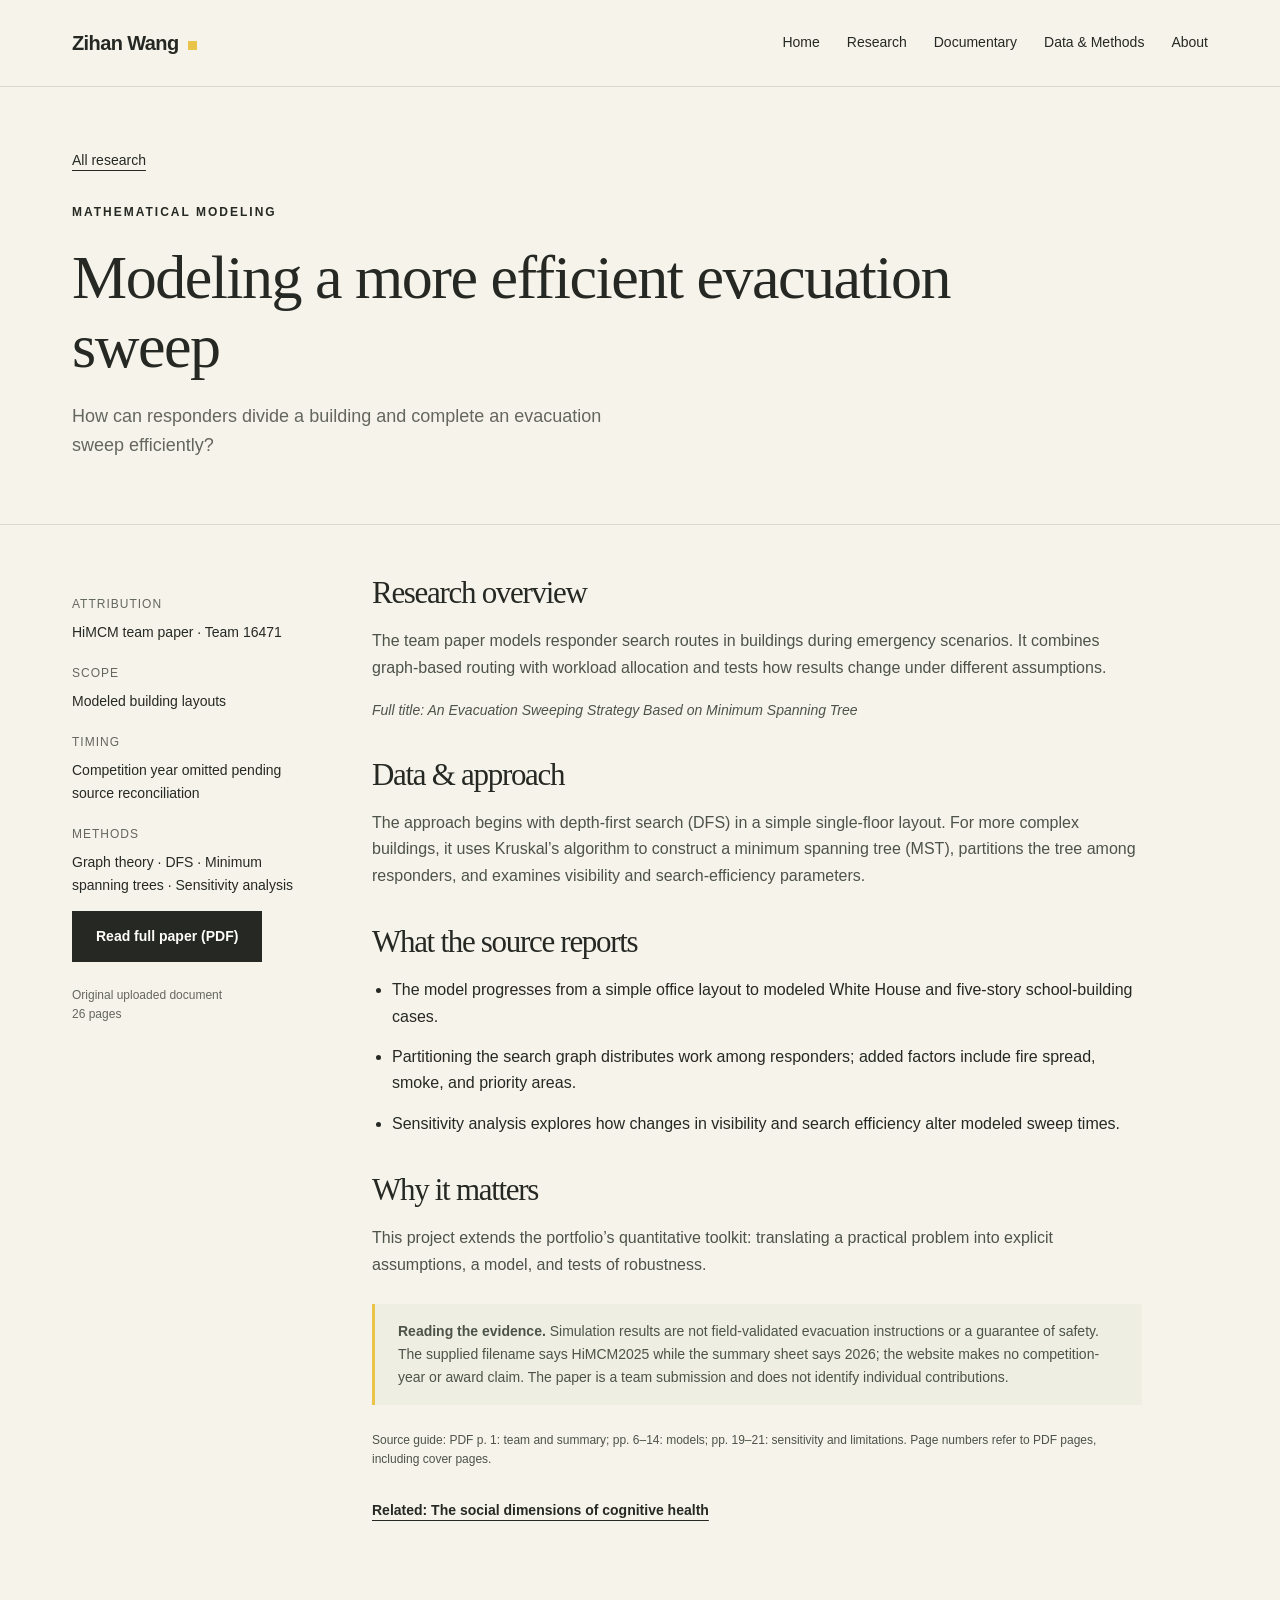
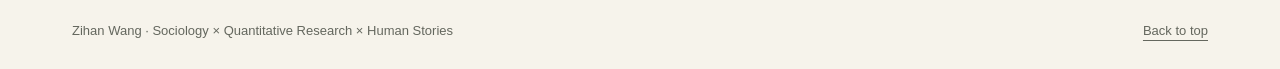
<file: project-himcm.html>
<!doctype html><html lang="en"><head><meta charset="utf-8"><meta name="viewport" content="width=device-width, initial-scale=1"><title>Modeling a more efficient evacuation sweep | Zihan Wang</title><meta name="description" content="How can responders divide a building and complete an evacuation sweep efficiently?"><link rel="stylesheet" href="style.css"><link rel="icon" href="data:image/svg+xml,%3Csvg xmlns='http://www.w3.org/2000/svg' viewBox='0 0 64 64'%3E%3Crect width='64' height='64' fill='%23e9c448'/%3E%3Ctext x='12' y='47' font-family='Georgia' font-size='44' fill='%23262923'%3EZ%3C/text%3E%3C/svg%3E"><script src="script.js" defer></script></head><body><a class="skip" href="#main">Skip to content</a><header class="header"><div class="wrap nav"><a class="brand" href="index.html">Zihan Wang<span></span></a><button class="menu" aria-expanded="false" aria-controls="navigation">Menu</button><nav id="navigation" class="navlinks" aria-label="Main navigation"><a href="index.html#home">Home</a><a href="index.html#research">Research</a><a href="index.html#documentary">Documentary</a><a href="index.html#methods">Data &amp; Methods</a><a href="index.html#about">About</a></nav></div></header><main id="main"><div class="detail-hero"><div class="wrap"><a class="back" href="index.html#research">All research</a><p class="eyebrow" style="margin-top:30px">Mathematical modeling</p><h1>Modeling a more efficient evacuation sweep</h1><p class="lead">How can responders divide a building and complete an evacuation sweep efficiently?</p></div></div><div class="wrap detail-grid"><aside class="detail-aside" aria-label="Project information"><dl><div><dt>Attribution</dt><dd>HiMCM team paper · Team 16471</dd></div><div><dt>Scope</dt><dd>Modeled building layouts</dd></div><div><dt>Timing</dt><dd>Competition year omitted pending source reconciliation</dd></div><div><dt>Methods</dt><dd>Graph theory · DFS · Minimum spanning trees · Sensitivity analysis</dd></div></dl><a class="button" href="papers/himcm.pdf">Read full paper (PDF)</a><p class="source">Original uploaded document<br>26 pages</p></aside><article class="detail-body"><h2>Research overview</h2><p>The team paper models responder search routes in buildings during emergency scenarios. It combines graph-based routing with workload allocation and tests how results change under different assumptions.</p><p class="full-title">Full title: An Evacuation Sweeping Strategy Based on Minimum Spanning Tree</p><h2>Data &amp; approach</h2><p>The approach begins with depth-first search (DFS) in a simple single-floor layout. For more complex buildings, it uses Kruskal’s algorithm to construct a minimum spanning tree (MST), partitions the tree among responders, and examines visibility and search-efficiency parameters.</p><h2>What the source reports</h2><ul class="finding-list"><li>The model progresses from a simple office layout to modeled White House and five-story school-building cases.</li><li>Partitioning the search graph distributes work among responders; added factors include fire spread, smoke, and priority areas.</li><li>Sensitivity analysis explores how changes in visibility and search efficiency alter modeled sweep times.</li></ul><h2>Why it matters</h2><p>This project extends the portfolio’s quantitative toolkit: translating a practical problem into explicit assumptions, a model, and tests of robustness.</p><div class="note"><p><strong>Reading the evidence.</strong> Simulation results are not field-validated evacuation instructions or a guarantee of safety. The supplied filename says HiMCM2025 while the summary sheet says 2026; the website makes no competition-year or award claim. The paper is a team submission and does not identify individual contributions.</p></div><p class="source">Source guide: PDF p. 1: team and summary; pp. 6–14: models; pp. 19–21: sensitivity and limitations. Page numbers refer to PDF pages, including cover pages.</p><div class="actions"><a class="textlink" href="project-factors.html">Related: The social dimensions of cognitive health</a></div></article></div></main><footer class="footer"><div class="wrap footer-inner"><span>Zihan Wang · Sociology × Quantitative Research × Human Stories</span><a href="index.html#home">Back to top</a></div></footer></body></html>
</file>
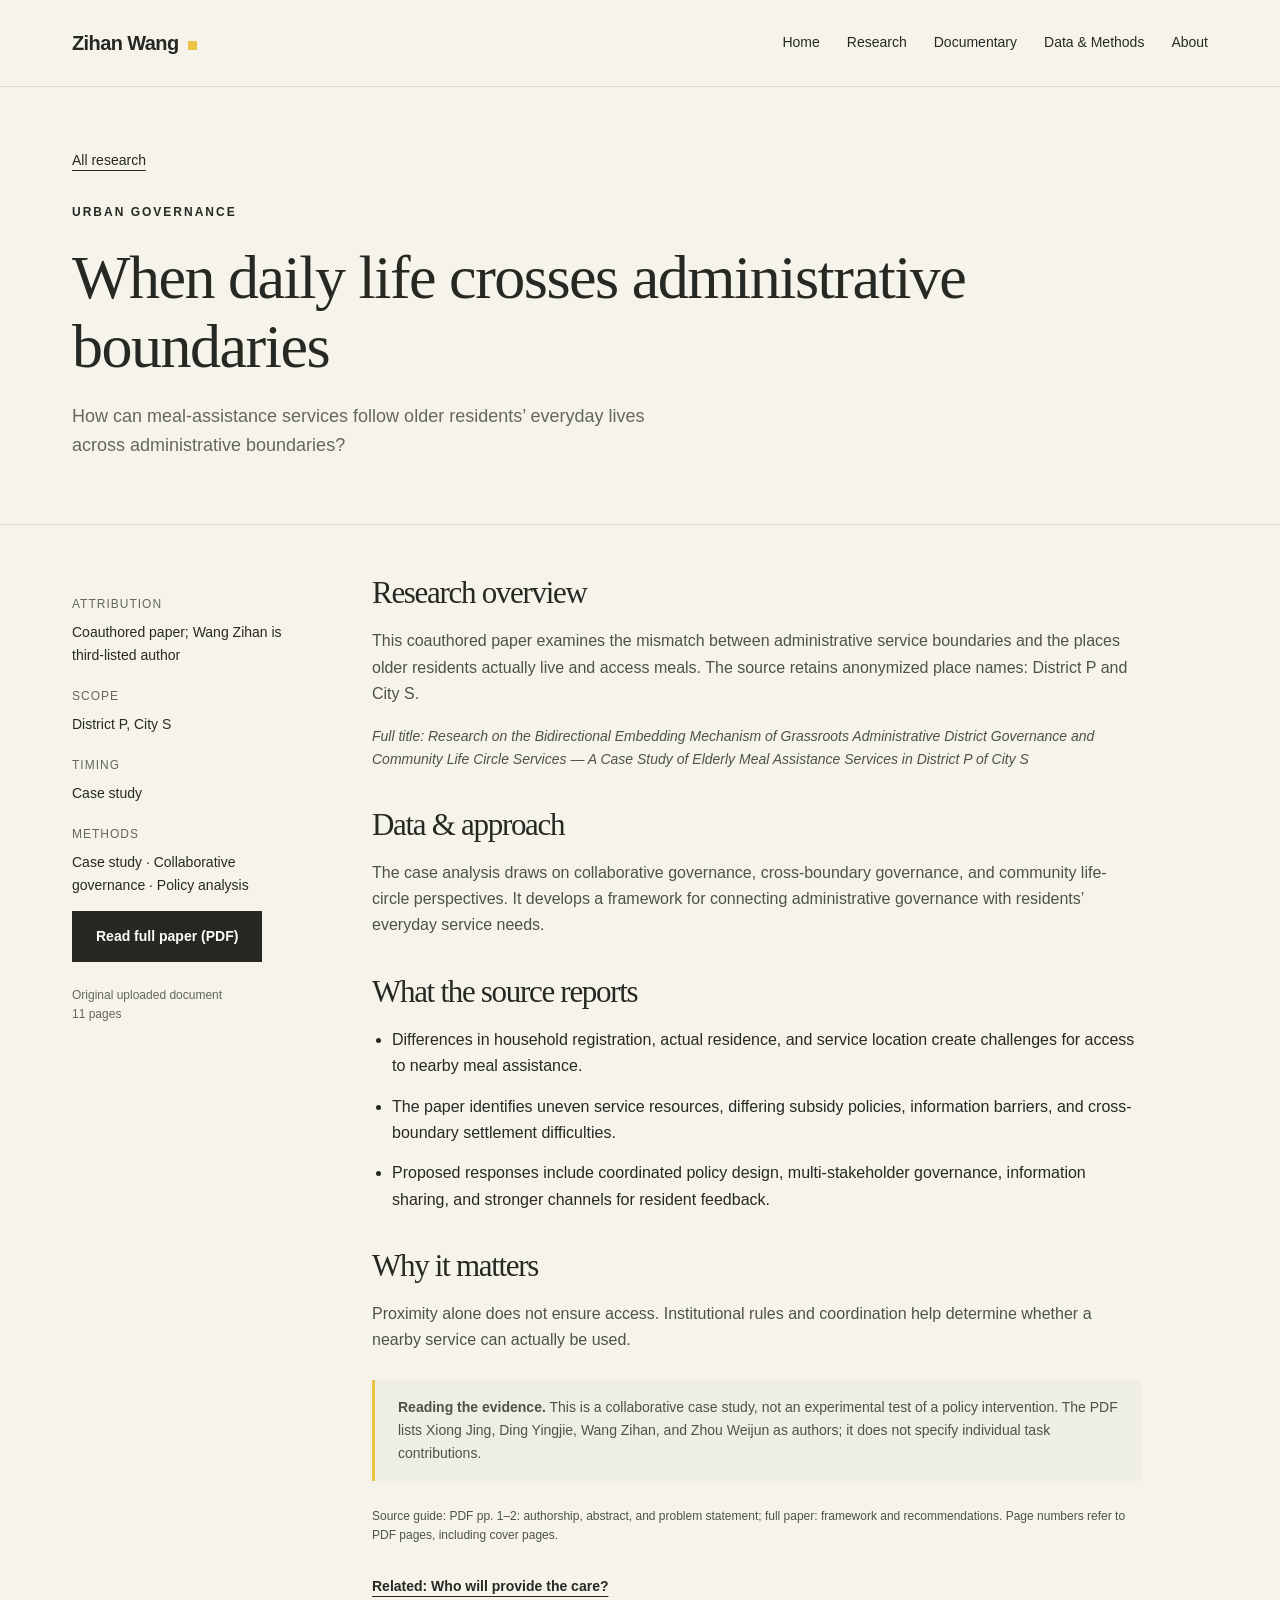
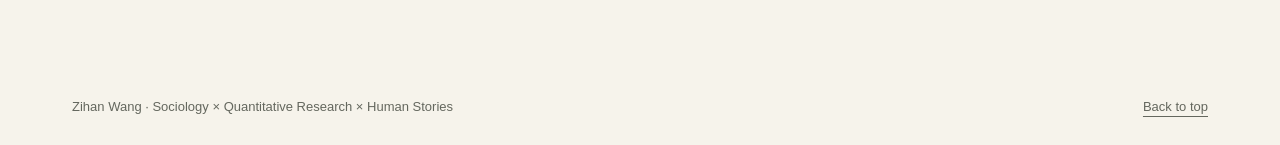
<file: project-meal-governance.html>
<!doctype html><html lang="en"><head><meta charset="utf-8"><meta name="viewport" content="width=device-width, initial-scale=1"><title>When daily life crosses administrative boundaries | Zihan Wang</title><meta name="description" content="How can meal-assistance services follow older residents’ everyday lives across administrative boundaries?"><link rel="stylesheet" href="style.css"><link rel="icon" href="data:image/svg+xml,%3Csvg xmlns='http://www.w3.org/2000/svg' viewBox='0 0 64 64'%3E%3Crect width='64' height='64' fill='%23e9c448'/%3E%3Ctext x='12' y='47' font-family='Georgia' font-size='44' fill='%23262923'%3EZ%3C/text%3E%3C/svg%3E"><script src="script.js" defer></script></head><body><a class="skip" href="#main">Skip to content</a><header class="header"><div class="wrap nav"><a class="brand" href="index.html">Zihan Wang<span></span></a><button class="menu" aria-expanded="false" aria-controls="navigation">Menu</button><nav id="navigation" class="navlinks" aria-label="Main navigation"><a href="index.html#home">Home</a><a href="index.html#research">Research</a><a href="index.html#documentary">Documentary</a><a href="index.html#methods">Data &amp; Methods</a><a href="index.html#about">About</a></nav></div></header><main id="main"><div class="detail-hero"><div class="wrap"><a class="back" href="index.html#research">All research</a><p class="eyebrow" style="margin-top:30px">Urban governance</p><h1>When daily life crosses administrative boundaries</h1><p class="lead">How can meal-assistance services follow older residents’ everyday lives across administrative boundaries?</p></div></div><div class="wrap detail-grid"><aside class="detail-aside" aria-label="Project information"><dl><div><dt>Attribution</dt><dd>Coauthored paper; Wang Zihan is third-listed author</dd></div><div><dt>Scope</dt><dd>District P, City S</dd></div><div><dt>Timing</dt><dd>Case study</dd></div><div><dt>Methods</dt><dd>Case study · Collaborative governance · Policy analysis</dd></div></dl><a class="button" href="papers/meal-governance.pdf">Read full paper (PDF)</a><p class="source">Original uploaded document<br>11 pages</p></aside><article class="detail-body"><h2>Research overview</h2><p>This coauthored paper examines the mismatch between administrative service boundaries and the places older residents actually live and access meals. The source retains anonymized place names: District P and City S.</p><p class="full-title">Full title: Research on the Bidirectional Embedding Mechanism of Grassroots Administrative District Governance and Community Life Circle Services — A Case Study of Elderly Meal Assistance Services in District P of City S</p><h2>Data &amp; approach</h2><p>The case analysis draws on collaborative governance, cross-boundary governance, and community life-circle perspectives. It develops a framework for connecting administrative governance with residents’ everyday service needs.</p><h2>What the source reports</h2><ul class="finding-list"><li>Differences in household registration, actual residence, and service location create challenges for access to nearby meal assistance.</li><li>The paper identifies uneven service resources, differing subsidy policies, information barriers, and cross-boundary settlement difficulties.</li><li>Proposed responses include coordinated policy design, multi-stakeholder governance, information sharing, and stronger channels for resident feedback.</li></ul><h2>Why it matters</h2><p>Proximity alone does not ensure access. Institutional rules and coordination help determine whether a nearby service can actually be used.</p><div class="note"><p><strong>Reading the evidence.</strong> This is a collaborative case study, not an experimental test of a policy intervention. The PDF lists Xiong Jing, Ding Yingjie, Wang Zihan, and Zhou Weijun as authors; it does not specify individual task contributions.</p></div><p class="source">Source guide: PDF pp. 1–2: authorship, abstract, and problem statement; full paper: framework and recommendations. Page numbers refer to PDF pages, including cover pages.</p><div class="actions"><a class="textlink" href="project-workforce.html">Related: Who will provide the care?</a></div></article></div></main><footer class="footer"><div class="wrap footer-inner"><span>Zihan Wang · Sociology × Quantitative Research × Human Stories</span><a href="index.html#home">Back to top</a></div></footer></body></html>
</file>
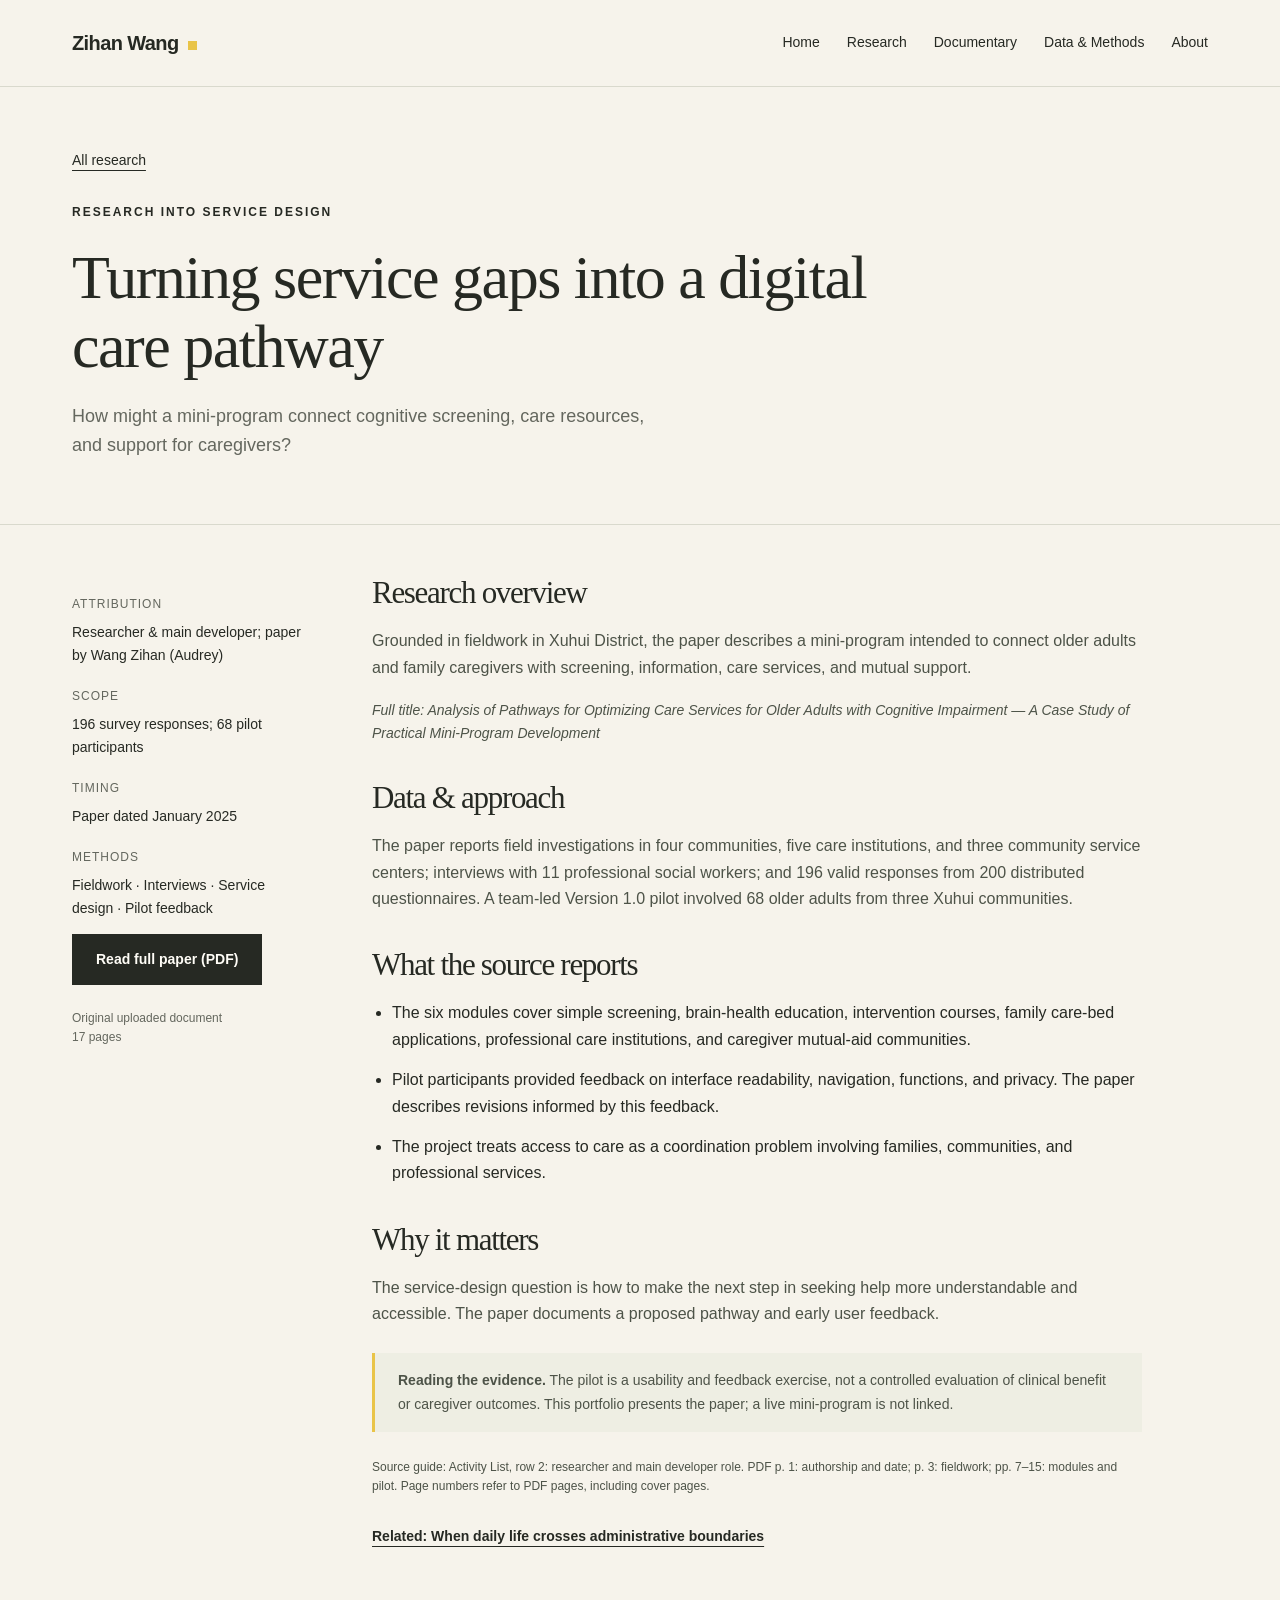
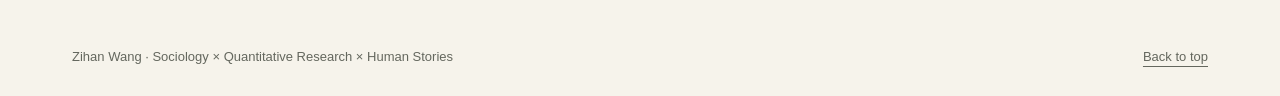
<file: project-mini-program.html>
<!doctype html><html lang="en"><head><meta charset="utf-8"><meta name="viewport" content="width=device-width, initial-scale=1"><title>Turning service gaps into a digital care pathway | Zihan Wang</title><meta name="description" content="How might a mini-program connect cognitive screening, care resources, and support for caregivers?"><link rel="stylesheet" href="style.css"><link rel="icon" href="data:image/svg+xml,%3Csvg xmlns='http://www.w3.org/2000/svg' viewBox='0 0 64 64'%3E%3Crect width='64' height='64' fill='%23e9c448'/%3E%3Ctext x='12' y='47' font-family='Georgia' font-size='44' fill='%23262923'%3EZ%3C/text%3E%3C/svg%3E"><script src="script.js" defer></script></head><body><a class="skip" href="#main">Skip to content</a><header class="header"><div class="wrap nav"><a class="brand" href="index.html">Zihan Wang<span></span></a><button class="menu" aria-expanded="false" aria-controls="navigation">Menu</button><nav id="navigation" class="navlinks" aria-label="Main navigation"><a href="index.html#home">Home</a><a href="index.html#research">Research</a><a href="index.html#documentary">Documentary</a><a href="index.html#methods">Data &amp; Methods</a><a href="index.html#about">About</a></nav></div></header><main id="main"><div class="detail-hero"><div class="wrap"><a class="back" href="index.html#research">All research</a><p class="eyebrow" style="margin-top:30px">Research into service design</p><h1>Turning service gaps into a digital care pathway</h1><p class="lead">How might a mini-program connect cognitive screening, care resources, and support for caregivers?</p></div></div><div class="wrap detail-grid"><aside class="detail-aside" aria-label="Project information"><dl><div><dt>Attribution</dt><dd>Researcher &amp; main developer; paper by Wang Zihan (Audrey)</dd></div><div><dt>Scope</dt><dd>196 survey responses; 68 pilot participants</dd></div><div><dt>Timing</dt><dd>Paper dated January 2025</dd></div><div><dt>Methods</dt><dd>Fieldwork · Interviews · Service design · Pilot feedback</dd></div></dl><a class="button" href="papers/mini-program.pdf">Read full paper (PDF)</a><p class="source">Original uploaded document<br>17 pages</p></aside><article class="detail-body"><h2>Research overview</h2><p>Grounded in fieldwork in Xuhui District, the paper describes a mini-program intended to connect older adults and family caregivers with screening, information, care services, and mutual support.</p><p class="full-title">Full title: Analysis of Pathways for Optimizing Care Services for Older Adults with Cognitive Impairment — A Case Study of Practical Mini-Program Development</p><h2>Data &amp; approach</h2><p>The paper reports field investigations in four communities, five care institutions, and three community service centers; interviews with 11 professional social workers; and 196 valid responses from 200 distributed questionnaires. A team-led Version 1.0 pilot involved 68 older adults from three Xuhui communities.</p><h2>What the source reports</h2><ul class="finding-list"><li>The six modules cover simple screening, brain-health education, intervention courses, family care-bed applications, professional care institutions, and caregiver mutual-aid communities.</li><li>Pilot participants provided feedback on interface readability, navigation, functions, and privacy. The paper describes revisions informed by this feedback.</li><li>The project treats access to care as a coordination problem involving families, communities, and professional services.</li></ul><h2>Why it matters</h2><p>The service-design question is how to make the next step in seeking help more understandable and accessible. The paper documents a proposed pathway and early user feedback.</p><div class="note"><p><strong>Reading the evidence.</strong> The pilot is a usability and feedback exercise, not a controlled evaluation of clinical benefit or caregiver outcomes. This portfolio presents the paper; a live mini-program is not linked.</p></div><p class="source">Source guide: Activity List, row 2: researcher and main developer role. PDF p. 1: authorship and date; p. 3: fieldwork; pp. 7–15: modules and pilot. Page numbers refer to PDF pages, including cover pages.</p><div class="actions"><a class="textlink" href="project-meal-governance.html">Related: When daily life crosses administrative boundaries</a></div></article></div></main><footer class="footer"><div class="wrap footer-inner"><span>Zihan Wang · Sociology × Quantitative Research × Human Stories</span><a href="index.html#home">Back to top</a></div></footer></body></html>
</file>
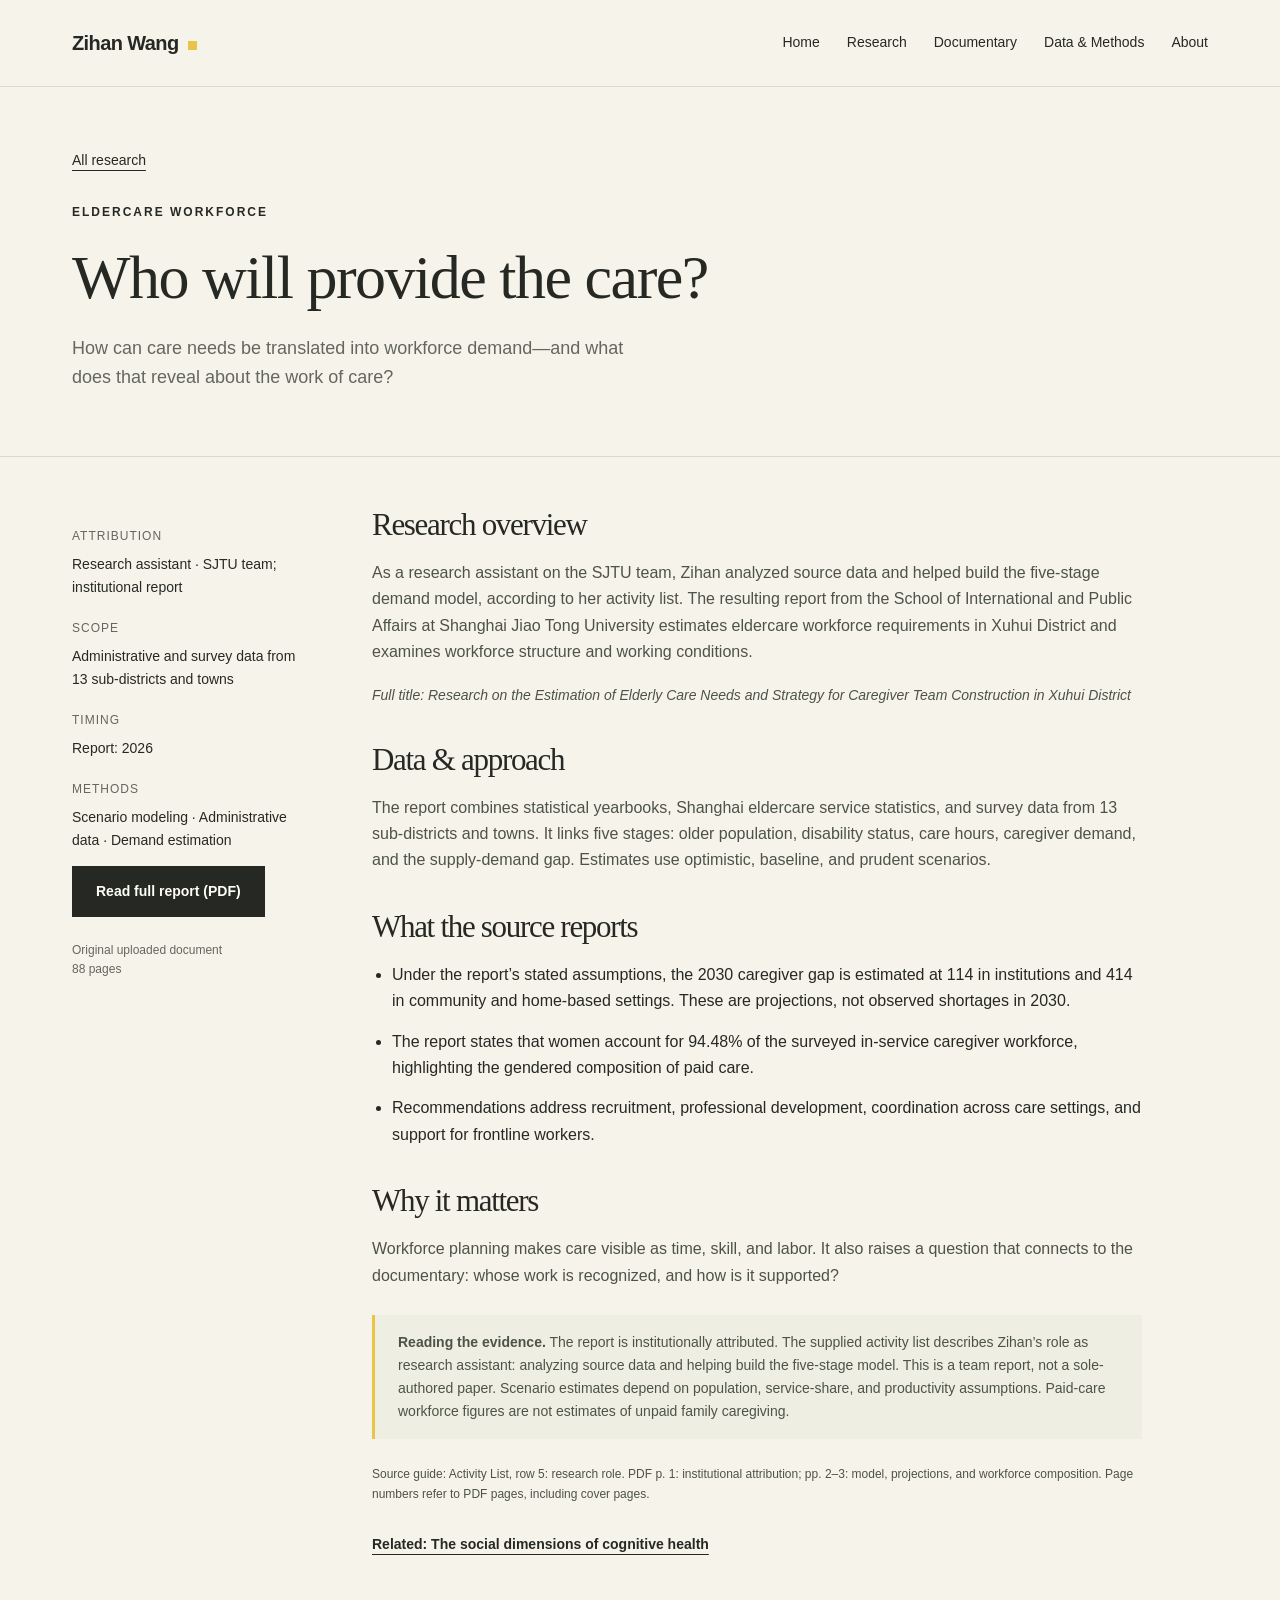
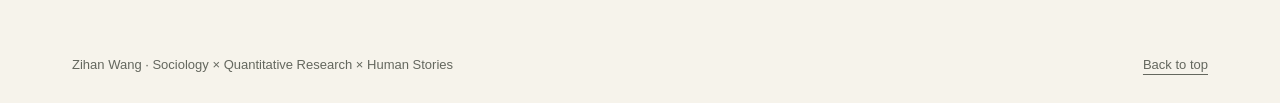
<file: project-workforce.html>
<!doctype html><html lang="en"><head><meta charset="utf-8"><meta name="viewport" content="width=device-width, initial-scale=1"><title>Who will provide the care? | Zihan Wang</title><meta name="description" content="How can care needs be translated into workforce demand—and what does that reveal about the work of care?"><link rel="stylesheet" href="style.css"><link rel="icon" href="data:image/svg+xml,%3Csvg xmlns='http://www.w3.org/2000/svg' viewBox='0 0 64 64'%3E%3Crect width='64' height='64' fill='%23e9c448'/%3E%3Ctext x='12' y='47' font-family='Georgia' font-size='44' fill='%23262923'%3EZ%3C/text%3E%3C/svg%3E"><script src="script.js" defer></script></head><body><a class="skip" href="#main">Skip to content</a><header class="header"><div class="wrap nav"><a class="brand" href="index.html">Zihan Wang<span></span></a><button class="menu" aria-expanded="false" aria-controls="navigation">Menu</button><nav id="navigation" class="navlinks" aria-label="Main navigation"><a href="index.html#home">Home</a><a href="index.html#research">Research</a><a href="index.html#documentary">Documentary</a><a href="index.html#methods">Data &amp; Methods</a><a href="index.html#about">About</a></nav></div></header><main id="main"><div class="detail-hero"><div class="wrap"><a class="back" href="index.html#research">All research</a><p class="eyebrow" style="margin-top:30px">Eldercare workforce</p><h1>Who will provide the care?</h1><p class="lead">How can care needs be translated into workforce demand—and what does that reveal about the work of care?</p></div></div><div class="wrap detail-grid"><aside class="detail-aside" aria-label="Project information"><dl><div><dt>Attribution</dt><dd>Research assistant · SJTU team; institutional report</dd></div><div><dt>Scope</dt><dd>Administrative and survey data from 13 sub-districts and towns</dd></div><div><dt>Timing</dt><dd>Report: 2026</dd></div><div><dt>Methods</dt><dd>Scenario modeling · Administrative data · Demand estimation</dd></div></dl><a class="button" href="papers/workforce.pdf">Read full report (PDF)</a><p class="source">Original uploaded document<br>88 pages</p></aside><article class="detail-body"><h2>Research overview</h2><p>As a research assistant on the SJTU team, Zihan analyzed source data and helped build the five-stage demand model, according to her activity list. The resulting report from the School of International and Public Affairs at Shanghai Jiao Tong University estimates eldercare workforce requirements in Xuhui District and examines workforce structure and working conditions.</p><p class="full-title">Full title: Research on the Estimation of Elderly Care Needs and Strategy for Caregiver Team Construction in Xuhui District</p><h2>Data &amp; approach</h2><p>The report combines statistical yearbooks, Shanghai eldercare service statistics, and survey data from 13 sub-districts and towns. It links five stages: older population, disability status, care hours, caregiver demand, and the supply-demand gap. Estimates use optimistic, baseline, and prudent scenarios.</p><h2>What the source reports</h2><ul class="finding-list"><li>Under the report’s stated assumptions, the 2030 caregiver gap is estimated at 114 in institutions and 414 in community and home-based settings. These are projections, not observed shortages in 2030.</li><li>The report states that women account for 94.48% of the surveyed in-service caregiver workforce, highlighting the gendered composition of paid care.</li><li>Recommendations address recruitment, professional development, coordination across care settings, and support for frontline workers.</li></ul><h2>Why it matters</h2><p>Workforce planning makes care visible as time, skill, and labor. It also raises a question that connects to the documentary: whose work is recognized, and how is it supported?</p><div class="note"><p><strong>Reading the evidence.</strong> The report is institutionally attributed. The supplied activity list describes Zihan’s role as research assistant: analyzing source data and helping build the five-stage model. This is a team report, not a sole-authored paper. Scenario estimates depend on population, service-share, and productivity assumptions. Paid-care workforce figures are not estimates of unpaid family caregiving.</p></div><p class="source">Source guide: Activity List, row 5: research role. PDF p. 1: institutional attribution; pp. 2–3: model, projections, and workforce composition. Page numbers refer to PDF pages, including cover pages.</p><div class="actions"><a class="textlink" href="project-factors.html">Related: The social dimensions of cognitive health</a></div></article></div></main><footer class="footer"><div class="wrap footer-inner"><span>Zihan Wang · Sociology × Quantitative Research × Human Stories</span><a href="index.html#home">Back to top</a></div></footer></body></html>
</file>
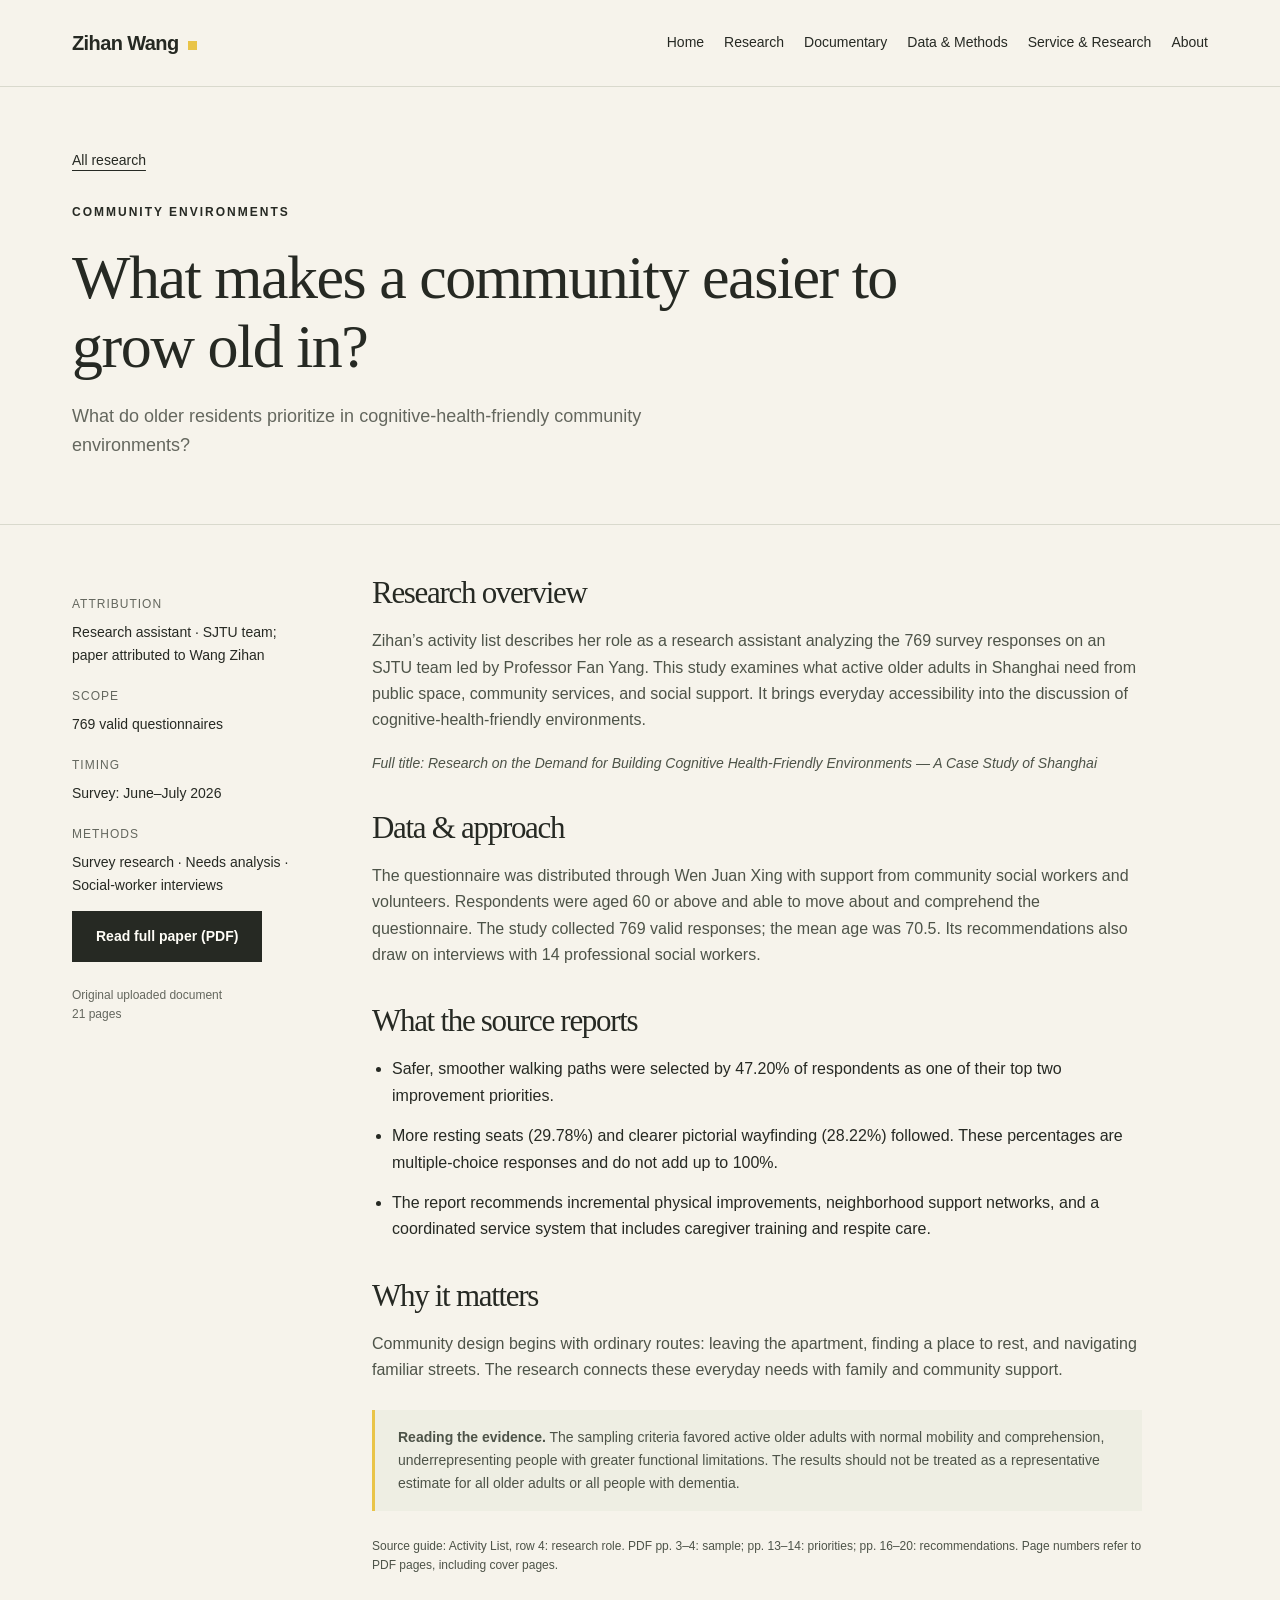
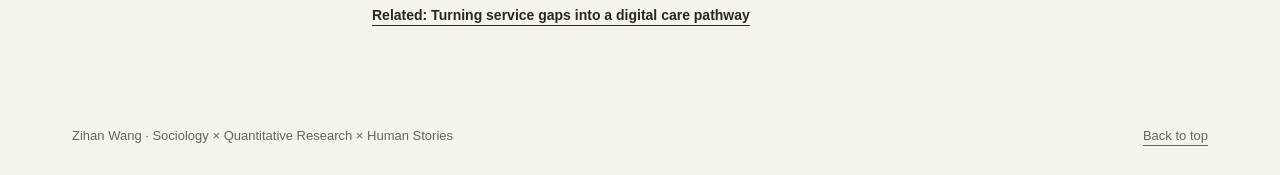
<file: zihan-wang-portfolio/project-environments.html>
<!doctype html><html lang="en"><head><meta charset="utf-8"><meta name="viewport" content="width=device-width, initial-scale=1"><title>What makes a community easier to grow old in? | Zihan Wang</title><meta name="description" content="What do older residents prioritize in cognitive-health-friendly community environments?"><link rel="stylesheet" href="style.css?v=4"><link rel="icon" href="data:image/svg+xml,%3Csvg xmlns='http://www.w3.org/2000/svg' viewBox='0 0 64 64'%3E%3Crect width='64' height='64' fill='%23e9c448'/%3E%3Ctext x='12' y='47' font-family='Georgia' font-size='44' fill='%23262923'%3EZ%3C/text%3E%3C/svg%3E"><script src="script.js" defer></script></head><body><a class="skip" href="#main">Skip to content</a><header class="header"><div class="wrap nav"><a class="brand" href="index.html">Zihan Wang<span></span></a><button class="menu" aria-expanded="false" aria-controls="navigation">Menu</button><nav id="navigation" class="navlinks" aria-label="Main navigation"><a href="index.html#home">Home</a><a href="index.html#research">Research</a><a href="index.html#documentary">Documentary</a><a href="index.html#methods">Data &amp; Methods</a><a href="index.html#service">Service &amp; Research</a><a href="index.html#about">About</a></nav></div></header><main id="main"><div class="detail-hero"><div class="wrap"><a class="back" href="index.html#research">All research</a><p class="eyebrow" style="margin-top:30px">Community environments</p><h1>What makes a community easier to grow old in?</h1><p class="lead">What do older residents prioritize in cognitive-health-friendly community environments?</p></div></div><div class="wrap detail-grid"><aside class="detail-aside" aria-label="Project information"><dl><div><dt>Attribution</dt><dd>Research assistant · SJTU team; paper attributed to Wang Zihan</dd></div><div><dt>Scope</dt><dd>769 valid questionnaires</dd></div><div><dt>Timing</dt><dd>Survey: June–July 2026</dd></div><div><dt>Methods</dt><dd>Survey research · Needs analysis · Social-worker interviews</dd></div></dl><a class="button" href="papers/environments.pdf">Read full paper (PDF)</a><p class="source">Original uploaded document<br>21 pages</p></aside><article class="detail-body"><h2>Research overview</h2><p>Zihan’s activity list describes her role as a research assistant analyzing the 769 survey responses on an SJTU team led by Professor Fan Yang. This study examines what active older adults in Shanghai need from public space, community services, and social support. It brings everyday accessibility into the discussion of cognitive-health-friendly environments.</p><p class="full-title">Full title: Research on the Demand for Building Cognitive Health-Friendly Environments — A Case Study of Shanghai</p><h2>Data &amp; approach</h2><p>The questionnaire was distributed through Wen Juan Xing with support from community social workers and volunteers. Respondents were aged 60 or above and able to move about and comprehend the questionnaire. The study collected 769 valid responses; the mean age was 70.5. Its recommendations also draw on interviews with 14 professional social workers.</p><h2>What the source reports</h2><ul class="finding-list"><li>Safer, smoother walking paths were selected by 47.20% of respondents as one of their top two improvement priorities.</li><li>More resting seats (29.78%) and clearer pictorial wayfinding (28.22%) followed. These percentages are multiple-choice responses and do not add up to 100%.</li><li>The report recommends incremental physical improvements, neighborhood support networks, and a coordinated service system that includes caregiver training and respite care.</li></ul><h2>Why it matters</h2><p>Community design begins with ordinary routes: leaving the apartment, finding a place to rest, and navigating familiar streets. The research connects these everyday needs with family and community support.</p><div class="note"><p><strong>Reading the evidence.</strong> The sampling criteria favored active older adults with normal mobility and comprehension, underrepresenting people with greater functional limitations. The results should not be treated as a representative estimate for all older adults or all people with dementia.</p></div><p class="source">Source guide: Activity List, row 4: research role. PDF pp. 3–4: sample; pp. 13–14: priorities; pp. 16–20: recommendations. Page numbers refer to PDF pages, including cover pages.</p><div class="actions"><a class="textlink" href="project-mini-program.html">Related: Turning service gaps into a digital care pathway</a></div></article></div></main><footer class="footer"><div class="wrap footer-inner"><span>Zihan Wang · Sociology × Quantitative Research × Human Stories</span><a href="index.html#home">Back to top</a></div></footer></body></html>
</file>
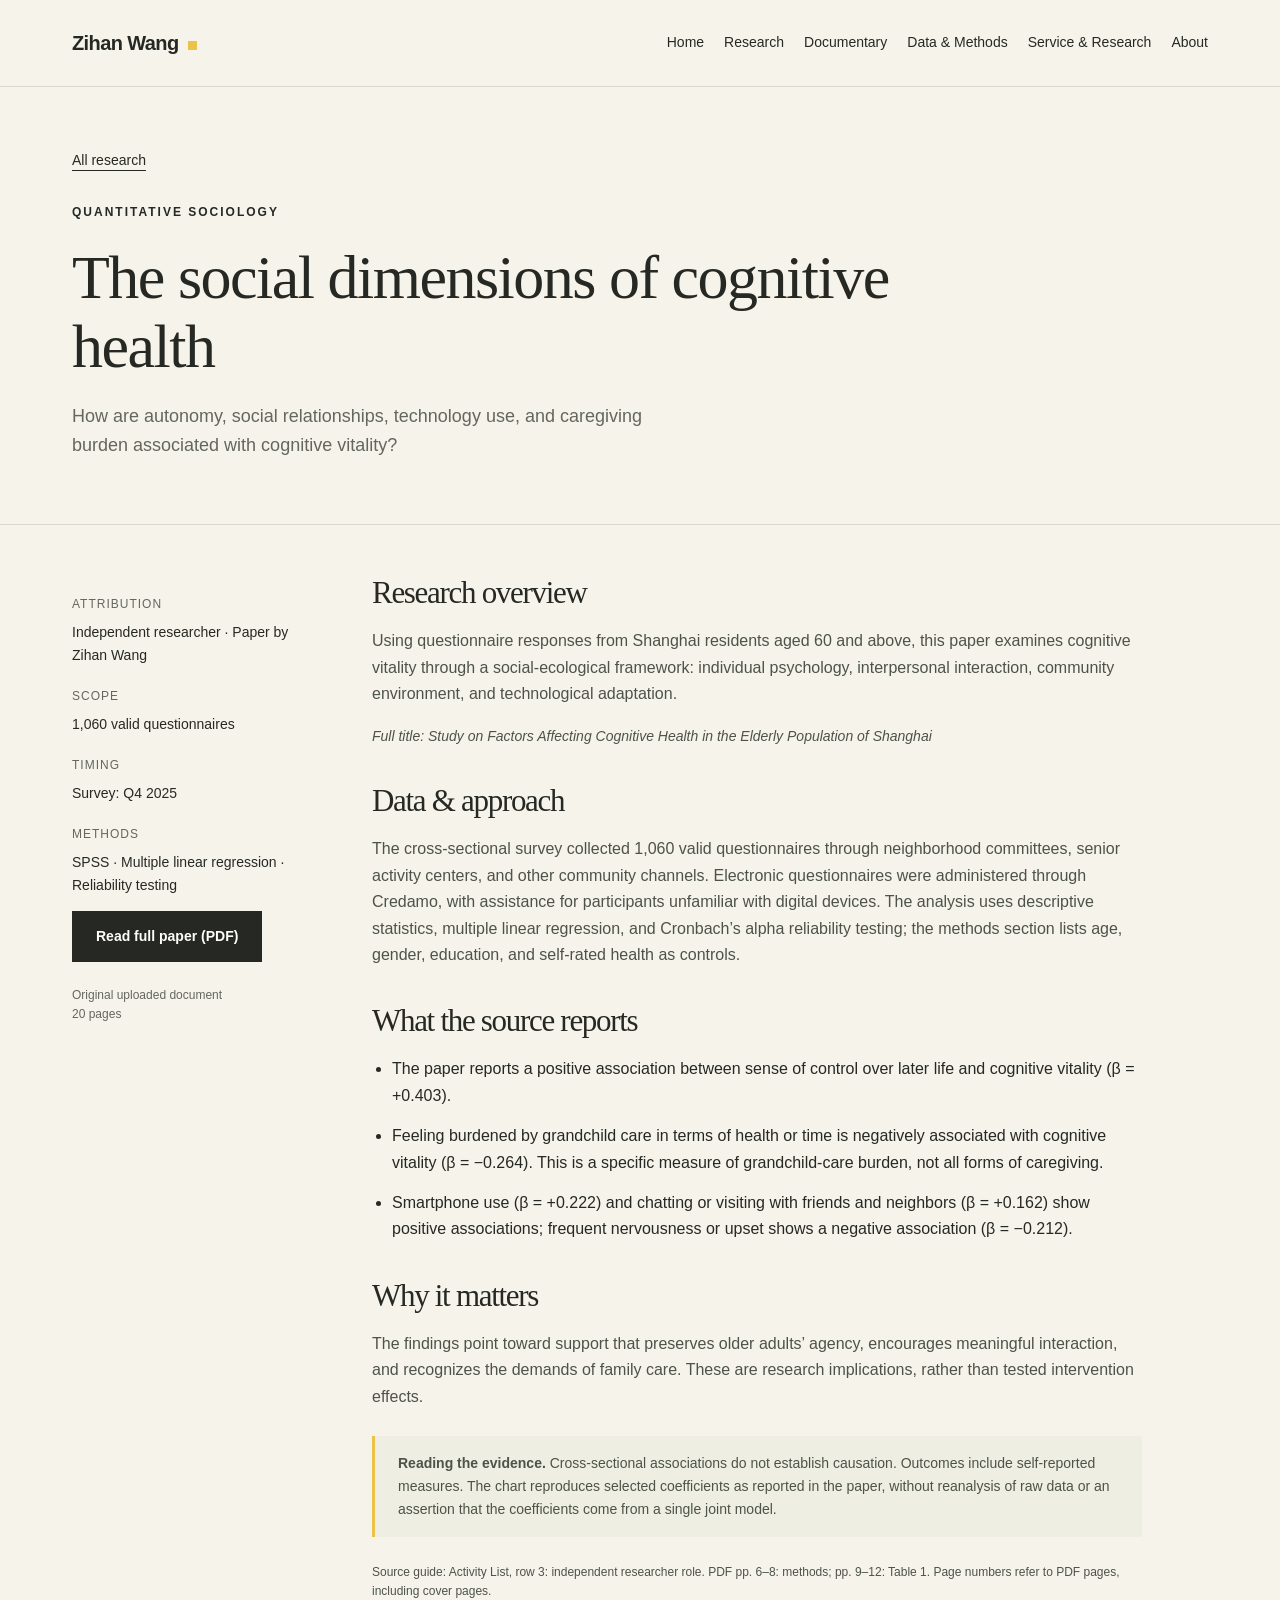
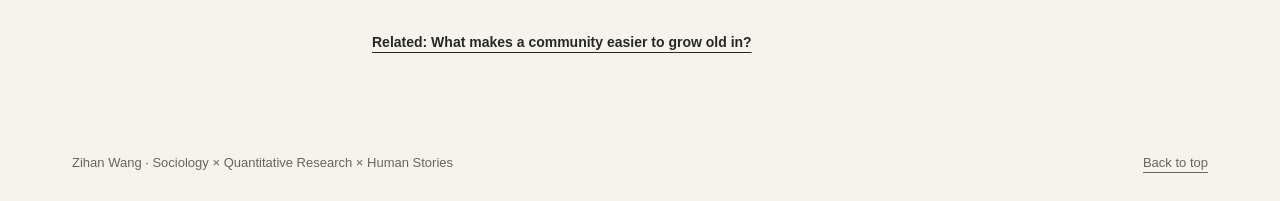
<file: zihan-wang-portfolio/project-factors.html>
<!doctype html><html lang="en"><head><meta charset="utf-8"><meta name="viewport" content="width=device-width, initial-scale=1"><title>The social dimensions of cognitive health | Zihan Wang</title><meta name="description" content="How are autonomy, social relationships, technology use, and caregiving burden associated with cognitive vitality?"><link rel="stylesheet" href="style.css?v=4"><link rel="icon" href="data:image/svg+xml,%3Csvg xmlns='http://www.w3.org/2000/svg' viewBox='0 0 64 64'%3E%3Crect width='64' height='64' fill='%23e9c448'/%3E%3Ctext x='12' y='47' font-family='Georgia' font-size='44' fill='%23262923'%3EZ%3C/text%3E%3C/svg%3E"><script src="script.js" defer></script></head><body><a class="skip" href="#main">Skip to content</a><header class="header"><div class="wrap nav"><a class="brand" href="index.html">Zihan Wang<span></span></a><button class="menu" aria-expanded="false" aria-controls="navigation">Menu</button><nav id="navigation" class="navlinks" aria-label="Main navigation"><a href="index.html#home">Home</a><a href="index.html#research">Research</a><a href="index.html#documentary">Documentary</a><a href="index.html#methods">Data &amp; Methods</a><a href="index.html#service">Service &amp; Research</a><a href="index.html#about">About</a></nav></div></header><main id="main"><div class="detail-hero"><div class="wrap"><a class="back" href="index.html#research">All research</a><p class="eyebrow" style="margin-top:30px">Quantitative sociology</p><h1>The social dimensions of cognitive health</h1><p class="lead">How are autonomy, social relationships, technology use, and caregiving burden associated with cognitive vitality?</p></div></div><div class="wrap detail-grid"><aside class="detail-aside" aria-label="Project information"><dl><div><dt>Attribution</dt><dd>Independent researcher · Paper by Zihan Wang</dd></div><div><dt>Scope</dt><dd>1,060 valid questionnaires</dd></div><div><dt>Timing</dt><dd>Survey: Q4 2025</dd></div><div><dt>Methods</dt><dd>SPSS · Multiple linear regression · Reliability testing</dd></div></dl><a class="button" href="papers/factors.pdf">Read full paper (PDF)</a><p class="source">Original uploaded document<br>20 pages</p></aside><article class="detail-body"><h2>Research overview</h2><p>Using questionnaire responses from Shanghai residents aged 60 and above, this paper examines cognitive vitality through a social-ecological framework: individual psychology, interpersonal interaction, community environment, and technological adaptation.</p><p class="full-title">Full title: Study on Factors Affecting Cognitive Health in the Elderly Population of Shanghai</p><h2>Data &amp; approach</h2><p>The cross-sectional survey collected 1,060 valid questionnaires through neighborhood committees, senior activity centers, and other community channels. Electronic questionnaires were administered through Credamo, with assistance for participants unfamiliar with digital devices. The analysis uses descriptive statistics, multiple linear regression, and Cronbach’s alpha reliability testing; the methods section lists age, gender, education, and self-rated health as controls.</p><h2>What the source reports</h2><ul class="finding-list"><li>The paper reports a positive association between sense of control over later life and cognitive vitality (β = +0.403).</li><li>Feeling burdened by grandchild care in terms of health or time is negatively associated with cognitive vitality (β = −0.264). This is a specific measure of grandchild-care burden, not all forms of caregiving.</li><li>Smartphone use (β = +0.222) and chatting or visiting with friends and neighbors (β = +0.162) show positive associations; frequent nervousness or upset shows a negative association (β = −0.212).</li></ul><h2>Why it matters</h2><p>The findings point toward support that preserves older adults’ agency, encourages meaningful interaction, and recognizes the demands of family care. These are research implications, rather than tested intervention effects.</p><div class="note"><p><strong>Reading the evidence.</strong> Cross-sectional associations do not establish causation. Outcomes include self-reported measures. The chart reproduces selected coefficients as reported in the paper, without reanalysis of raw data or an assertion that the coefficients come from a single joint model.</p></div><p class="source">Source guide: Activity List, row 3: independent researcher role. PDF pp. 6–8: methods; pp. 9–12: Table 1. Page numbers refer to PDF pages, including cover pages.</p><div class="actions"><a class="textlink" href="project-environments.html">Related: What makes a community easier to grow old in?</a></div></article></div></main><footer class="footer"><div class="wrap footer-inner"><span>Zihan Wang · Sociology × Quantitative Research × Human Stories</span><a href="index.html#home">Back to top</a></div></footer></body></html>
</file>
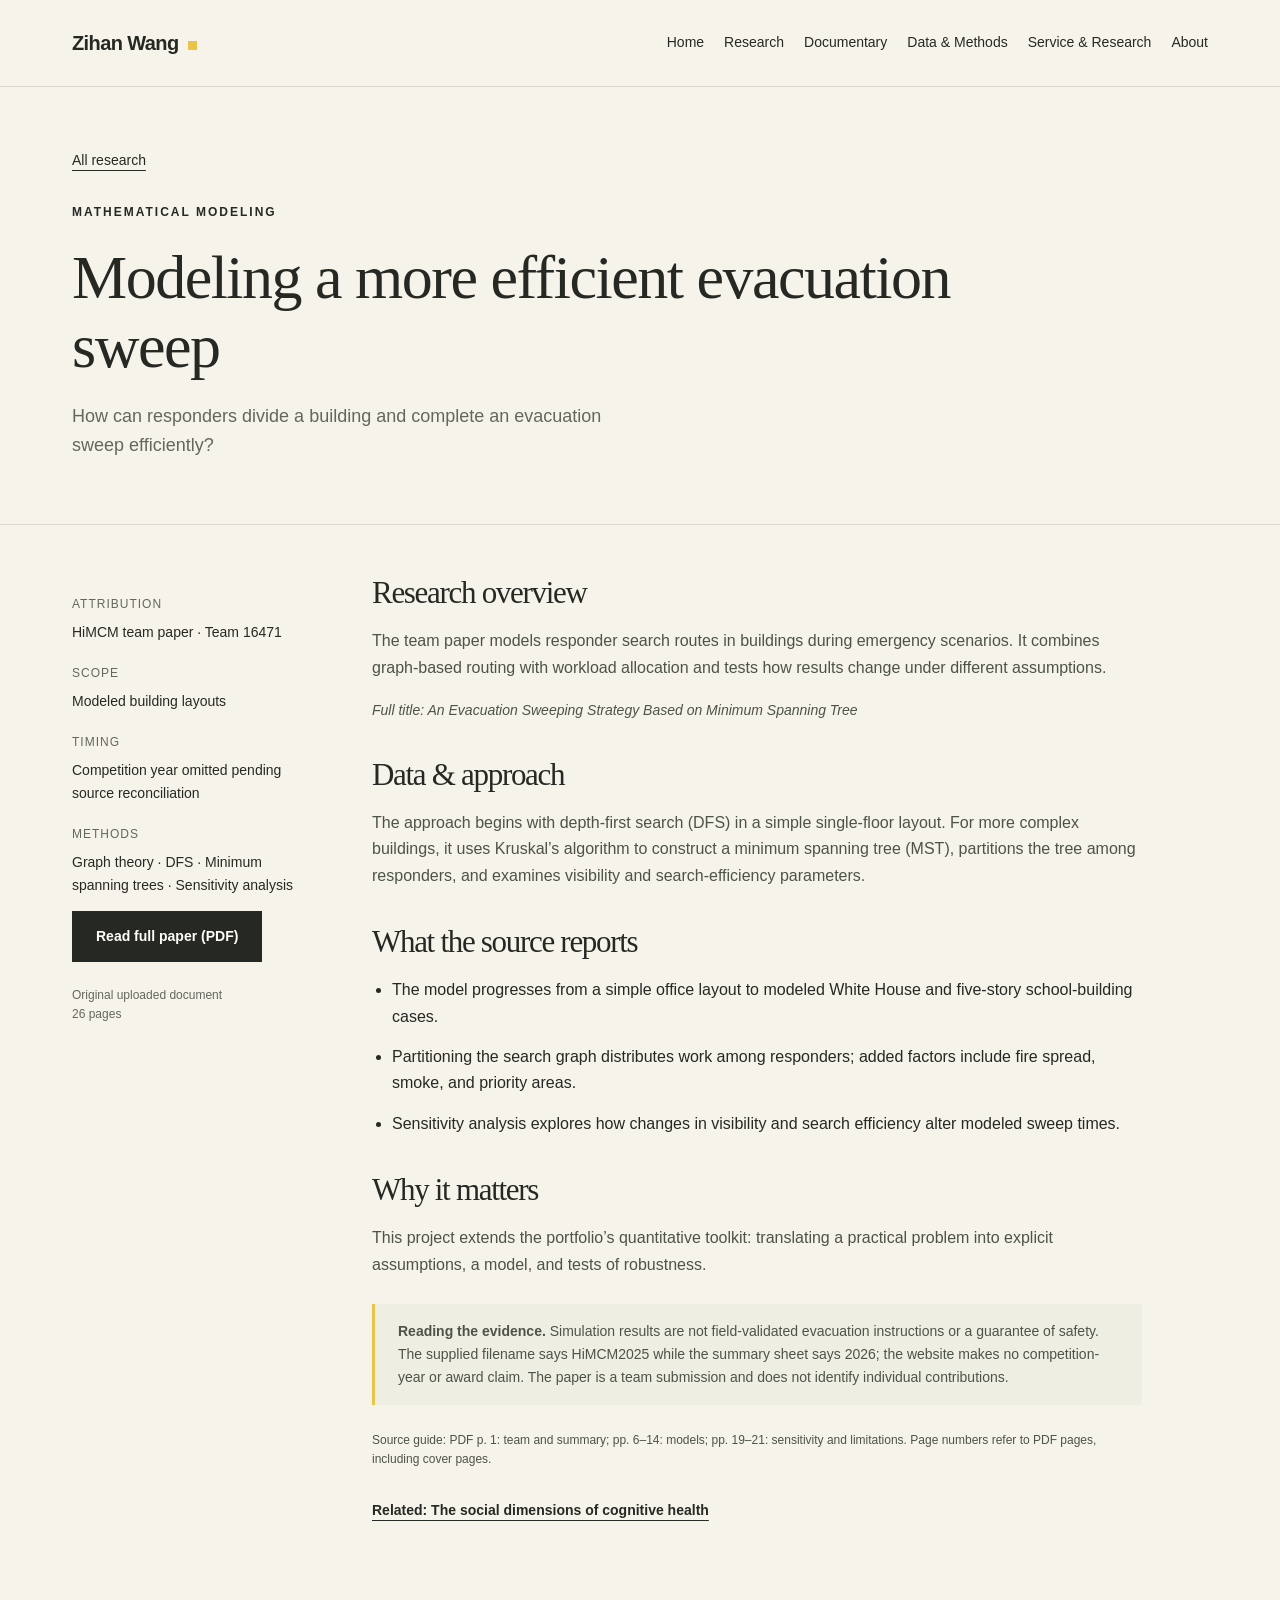
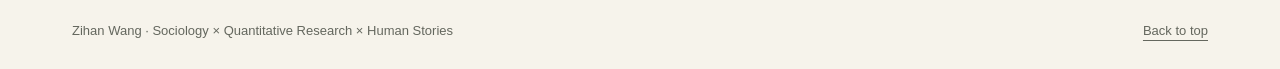
<file: zihan-wang-portfolio/project-himcm.html>
<!doctype html><html lang="en"><head><meta charset="utf-8"><meta name="viewport" content="width=device-width, initial-scale=1"><title>Modeling a more efficient evacuation sweep | Zihan Wang</title><meta name="description" content="How can responders divide a building and complete an evacuation sweep efficiently?"><link rel="stylesheet" href="style.css?v=4"><link rel="icon" href="data:image/svg+xml,%3Csvg xmlns='http://www.w3.org/2000/svg' viewBox='0 0 64 64'%3E%3Crect width='64' height='64' fill='%23e9c448'/%3E%3Ctext x='12' y='47' font-family='Georgia' font-size='44' fill='%23262923'%3EZ%3C/text%3E%3C/svg%3E"><script src="script.js" defer></script></head><body><a class="skip" href="#main">Skip to content</a><header class="header"><div class="wrap nav"><a class="brand" href="index.html">Zihan Wang<span></span></a><button class="menu" aria-expanded="false" aria-controls="navigation">Menu</button><nav id="navigation" class="navlinks" aria-label="Main navigation"><a href="index.html#home">Home</a><a href="index.html#research">Research</a><a href="index.html#documentary">Documentary</a><a href="index.html#methods">Data &amp; Methods</a><a href="index.html#service">Service &amp; Research</a><a href="index.html#about">About</a></nav></div></header><main id="main"><div class="detail-hero"><div class="wrap"><a class="back" href="index.html#research">All research</a><p class="eyebrow" style="margin-top:30px">Mathematical modeling</p><h1>Modeling a more efficient evacuation sweep</h1><p class="lead">How can responders divide a building and complete an evacuation sweep efficiently?</p></div></div><div class="wrap detail-grid"><aside class="detail-aside" aria-label="Project information"><dl><div><dt>Attribution</dt><dd>HiMCM team paper · Team 16471</dd></div><div><dt>Scope</dt><dd>Modeled building layouts</dd></div><div><dt>Timing</dt><dd>Competition year omitted pending source reconciliation</dd></div><div><dt>Methods</dt><dd>Graph theory · DFS · Minimum spanning trees · Sensitivity analysis</dd></div></dl><a class="button" href="papers/himcm.pdf">Read full paper (PDF)</a><p class="source">Original uploaded document<br>26 pages</p></aside><article class="detail-body"><h2>Research overview</h2><p>The team paper models responder search routes in buildings during emergency scenarios. It combines graph-based routing with workload allocation and tests how results change under different assumptions.</p><p class="full-title">Full title: An Evacuation Sweeping Strategy Based on Minimum Spanning Tree</p><h2>Data &amp; approach</h2><p>The approach begins with depth-first search (DFS) in a simple single-floor layout. For more complex buildings, it uses Kruskal’s algorithm to construct a minimum spanning tree (MST), partitions the tree among responders, and examines visibility and search-efficiency parameters.</p><h2>What the source reports</h2><ul class="finding-list"><li>The model progresses from a simple office layout to modeled White House and five-story school-building cases.</li><li>Partitioning the search graph distributes work among responders; added factors include fire spread, smoke, and priority areas.</li><li>Sensitivity analysis explores how changes in visibility and search efficiency alter modeled sweep times.</li></ul><h2>Why it matters</h2><p>This project extends the portfolio’s quantitative toolkit: translating a practical problem into explicit assumptions, a model, and tests of robustness.</p><div class="note"><p><strong>Reading the evidence.</strong> Simulation results are not field-validated evacuation instructions or a guarantee of safety. The supplied filename says HiMCM2025 while the summary sheet says 2026; the website makes no competition-year or award claim. The paper is a team submission and does not identify individual contributions.</p></div><p class="source">Source guide: PDF p. 1: team and summary; pp. 6–14: models; pp. 19–21: sensitivity and limitations. Page numbers refer to PDF pages, including cover pages.</p><div class="actions"><a class="textlink" href="project-factors.html">Related: The social dimensions of cognitive health</a></div></article></div></main><footer class="footer"><div class="wrap footer-inner"><span>Zihan Wang · Sociology × Quantitative Research × Human Stories</span><a href="index.html#home">Back to top</a></div></footer></body></html>
</file>
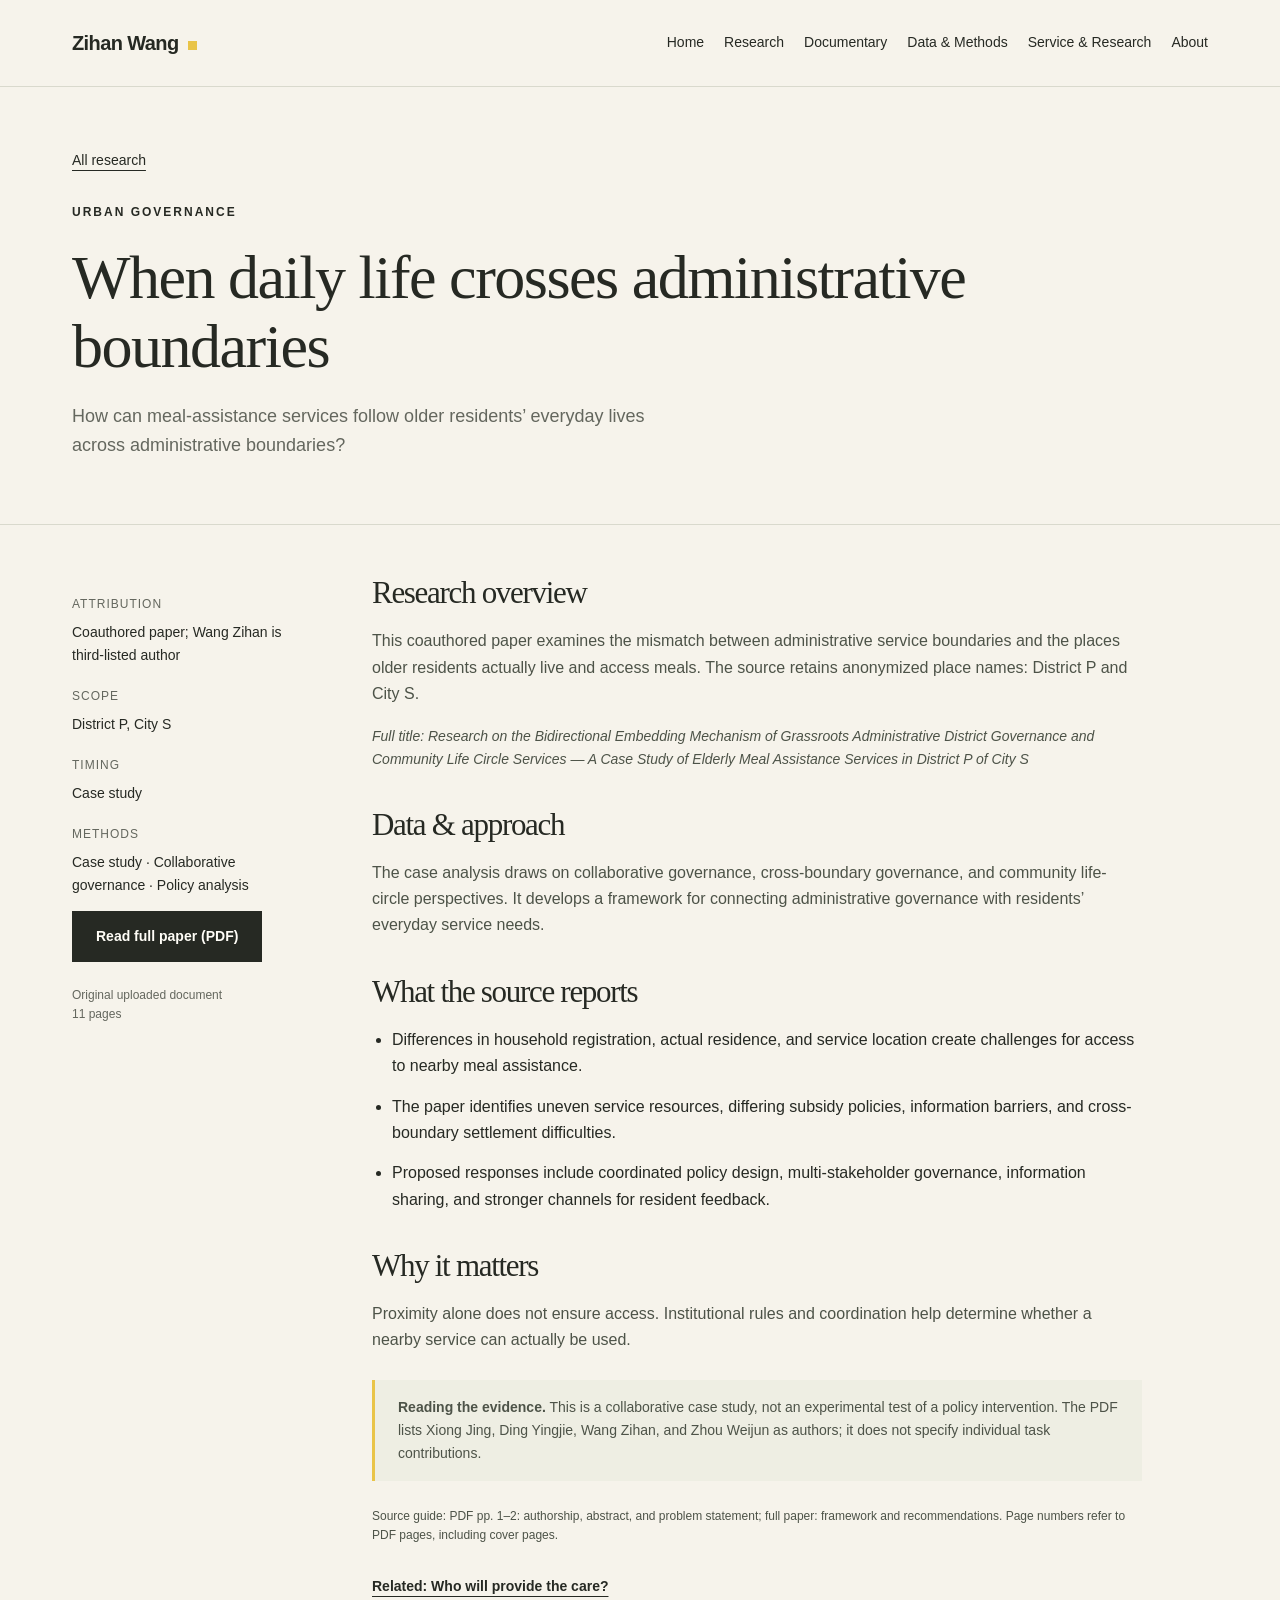
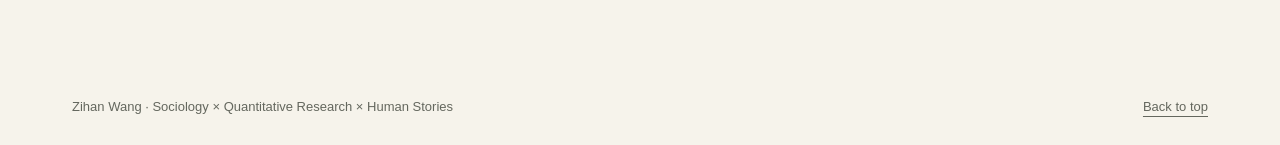
<file: zihan-wang-portfolio/project-meal-governance.html>
<!doctype html><html lang="en"><head><meta charset="utf-8"><meta name="viewport" content="width=device-width, initial-scale=1"><title>When daily life crosses administrative boundaries | Zihan Wang</title><meta name="description" content="How can meal-assistance services follow older residents’ everyday lives across administrative boundaries?"><link rel="stylesheet" href="style.css?v=4"><link rel="icon" href="data:image/svg+xml,%3Csvg xmlns='http://www.w3.org/2000/svg' viewBox='0 0 64 64'%3E%3Crect width='64' height='64' fill='%23e9c448'/%3E%3Ctext x='12' y='47' font-family='Georgia' font-size='44' fill='%23262923'%3EZ%3C/text%3E%3C/svg%3E"><script src="script.js" defer></script></head><body><a class="skip" href="#main">Skip to content</a><header class="header"><div class="wrap nav"><a class="brand" href="index.html">Zihan Wang<span></span></a><button class="menu" aria-expanded="false" aria-controls="navigation">Menu</button><nav id="navigation" class="navlinks" aria-label="Main navigation"><a href="index.html#home">Home</a><a href="index.html#research">Research</a><a href="index.html#documentary">Documentary</a><a href="index.html#methods">Data &amp; Methods</a><a href="index.html#service">Service &amp; Research</a><a href="index.html#about">About</a></nav></div></header><main id="main"><div class="detail-hero"><div class="wrap"><a class="back" href="index.html#research">All research</a><p class="eyebrow" style="margin-top:30px">Urban governance</p><h1>When daily life crosses administrative boundaries</h1><p class="lead">How can meal-assistance services follow older residents’ everyday lives across administrative boundaries?</p></div></div><div class="wrap detail-grid"><aside class="detail-aside" aria-label="Project information"><dl><div><dt>Attribution</dt><dd>Coauthored paper; Wang Zihan is third-listed author</dd></div><div><dt>Scope</dt><dd>District P, City S</dd></div><div><dt>Timing</dt><dd>Case study</dd></div><div><dt>Methods</dt><dd>Case study · Collaborative governance · Policy analysis</dd></div></dl><a class="button" href="papers/meal-governance.pdf">Read full paper (PDF)</a><p class="source">Original uploaded document<br>11 pages</p></aside><article class="detail-body"><h2>Research overview</h2><p>This coauthored paper examines the mismatch between administrative service boundaries and the places older residents actually live and access meals. The source retains anonymized place names: District P and City S.</p><p class="full-title">Full title: Research on the Bidirectional Embedding Mechanism of Grassroots Administrative District Governance and Community Life Circle Services — A Case Study of Elderly Meal Assistance Services in District P of City S</p><h2>Data &amp; approach</h2><p>The case analysis draws on collaborative governance, cross-boundary governance, and community life-circle perspectives. It develops a framework for connecting administrative governance with residents’ everyday service needs.</p><h2>What the source reports</h2><ul class="finding-list"><li>Differences in household registration, actual residence, and service location create challenges for access to nearby meal assistance.</li><li>The paper identifies uneven service resources, differing subsidy policies, information barriers, and cross-boundary settlement difficulties.</li><li>Proposed responses include coordinated policy design, multi-stakeholder governance, information sharing, and stronger channels for resident feedback.</li></ul><h2>Why it matters</h2><p>Proximity alone does not ensure access. Institutional rules and coordination help determine whether a nearby service can actually be used.</p><div class="note"><p><strong>Reading the evidence.</strong> This is a collaborative case study, not an experimental test of a policy intervention. The PDF lists Xiong Jing, Ding Yingjie, Wang Zihan, and Zhou Weijun as authors; it does not specify individual task contributions.</p></div><p class="source">Source guide: PDF pp. 1–2: authorship, abstract, and problem statement; full paper: framework and recommendations. Page numbers refer to PDF pages, including cover pages.</p><div class="actions"><a class="textlink" href="project-workforce.html">Related: Who will provide the care?</a></div></article></div></main><footer class="footer"><div class="wrap footer-inner"><span>Zihan Wang · Sociology × Quantitative Research × Human Stories</span><a href="index.html#home">Back to top</a></div></footer></body></html>
</file>
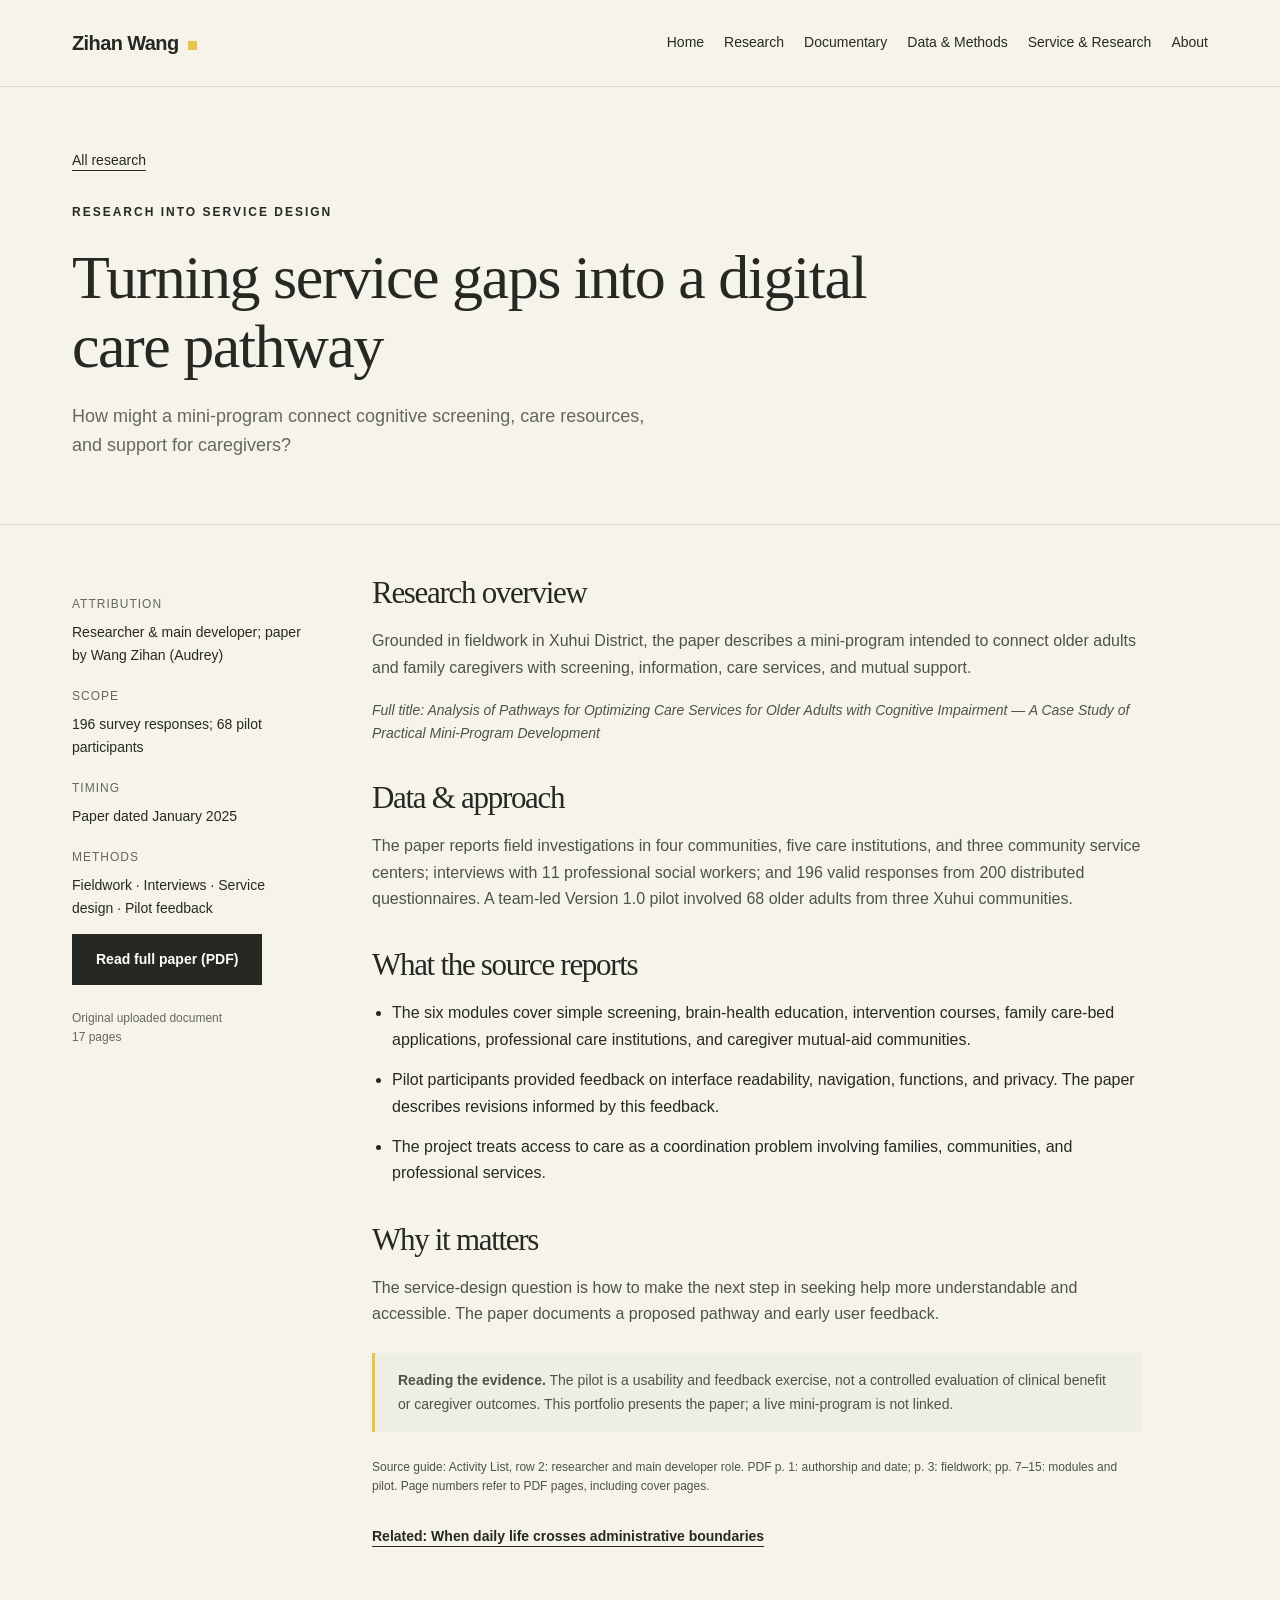
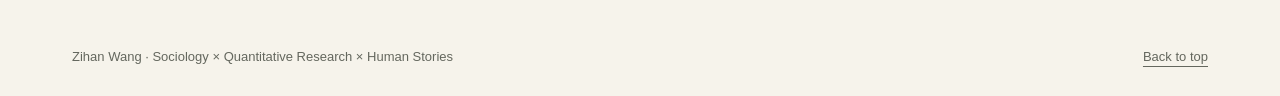
<file: zihan-wang-portfolio/project-mini-program.html>
<!doctype html><html lang="en"><head><meta charset="utf-8"><meta name="viewport" content="width=device-width, initial-scale=1"><title>Turning service gaps into a digital care pathway | Zihan Wang</title><meta name="description" content="How might a mini-program connect cognitive screening, care resources, and support for caregivers?"><link rel="stylesheet" href="style.css?v=4"><link rel="icon" href="data:image/svg+xml,%3Csvg xmlns='http://www.w3.org/2000/svg' viewBox='0 0 64 64'%3E%3Crect width='64' height='64' fill='%23e9c448'/%3E%3Ctext x='12' y='47' font-family='Georgia' font-size='44' fill='%23262923'%3EZ%3C/text%3E%3C/svg%3E"><script src="script.js" defer></script></head><body><a class="skip" href="#main">Skip to content</a><header class="header"><div class="wrap nav"><a class="brand" href="index.html">Zihan Wang<span></span></a><button class="menu" aria-expanded="false" aria-controls="navigation">Menu</button><nav id="navigation" class="navlinks" aria-label="Main navigation"><a href="index.html#home">Home</a><a href="index.html#research">Research</a><a href="index.html#documentary">Documentary</a><a href="index.html#methods">Data &amp; Methods</a><a href="index.html#service">Service &amp; Research</a><a href="index.html#about">About</a></nav></div></header><main id="main"><div class="detail-hero"><div class="wrap"><a class="back" href="index.html#research">All research</a><p class="eyebrow" style="margin-top:30px">Research into service design</p><h1>Turning service gaps into a digital care pathway</h1><p class="lead">How might a mini-program connect cognitive screening, care resources, and support for caregivers?</p></div></div><div class="wrap detail-grid"><aside class="detail-aside" aria-label="Project information"><dl><div><dt>Attribution</dt><dd>Researcher &amp; main developer; paper by Wang Zihan (Audrey)</dd></div><div><dt>Scope</dt><dd>196 survey responses; 68 pilot participants</dd></div><div><dt>Timing</dt><dd>Paper dated January 2025</dd></div><div><dt>Methods</dt><dd>Fieldwork · Interviews · Service design · Pilot feedback</dd></div></dl><a class="button" href="papers/mini-program.pdf">Read full paper (PDF)</a><p class="source">Original uploaded document<br>17 pages</p></aside><article class="detail-body"><h2>Research overview</h2><p>Grounded in fieldwork in Xuhui District, the paper describes a mini-program intended to connect older adults and family caregivers with screening, information, care services, and mutual support.</p><p class="full-title">Full title: Analysis of Pathways for Optimizing Care Services for Older Adults with Cognitive Impairment — A Case Study of Practical Mini-Program Development</p><h2>Data &amp; approach</h2><p>The paper reports field investigations in four communities, five care institutions, and three community service centers; interviews with 11 professional social workers; and 196 valid responses from 200 distributed questionnaires. A team-led Version 1.0 pilot involved 68 older adults from three Xuhui communities.</p><h2>What the source reports</h2><ul class="finding-list"><li>The six modules cover simple screening, brain-health education, intervention courses, family care-bed applications, professional care institutions, and caregiver mutual-aid communities.</li><li>Pilot participants provided feedback on interface readability, navigation, functions, and privacy. The paper describes revisions informed by this feedback.</li><li>The project treats access to care as a coordination problem involving families, communities, and professional services.</li></ul><h2>Why it matters</h2><p>The service-design question is how to make the next step in seeking help more understandable and accessible. The paper documents a proposed pathway and early user feedback.</p><div class="note"><p><strong>Reading the evidence.</strong> The pilot is a usability and feedback exercise, not a controlled evaluation of clinical benefit or caregiver outcomes. This portfolio presents the paper; a live mini-program is not linked.</p></div><p class="source">Source guide: Activity List, row 2: researcher and main developer role. PDF p. 1: authorship and date; p. 3: fieldwork; pp. 7–15: modules and pilot. Page numbers refer to PDF pages, including cover pages.</p><div class="actions"><a class="textlink" href="project-meal-governance.html">Related: When daily life crosses administrative boundaries</a></div></article></div></main><footer class="footer"><div class="wrap footer-inner"><span>Zihan Wang · Sociology × Quantitative Research × Human Stories</span><a href="index.html#home">Back to top</a></div></footer></body></html>
</file>
<file: style.css>
:root{--paper:#f6f3eb;--ink:#262923;--muted:#64675e;--line:#d9d9cd;--yellow:#e9c448;--green:#525f4b;--white:#fffdf7}*{box-sizing:border-box}html{scroll-behavior:smooth;scroll-padding-top:100px}body{margin:0;background:var(--paper);color:var(--ink);font-family:Arial,Helvetica,sans-serif;line-height:1.65;font-size:16px}a{color:inherit;text-underline-offset:5px}a:hover{color:#68601c}button{font:inherit}a:focus-visible,button:focus-visible,summary:focus-visible{outline:3px solid #927300;outline-offset:5px}.skip{position:absolute;left:20px;top:-100px;background:var(--yellow);padding:12px;z-index:30}.skip:focus{top:10px}.wrap{max-width:1240px;margin:auto;padding:0 52px}.header{position:sticky;top:0;background:rgba(246,243,235,.97);z-index:10;border-bottom:1px solid var(--line)}.nav{min-height:86px;display:flex;align-items:center;justify-content:space-between;gap:30px}.brand{text-decoration:none;font-size:20px;font-weight:700;letter-spacing:-.6px}.brand span{display:inline-block;background:var(--yellow);width:9px;height:9px;margin-left:9px}.navlinks{display:flex;gap:27px;align-items:center}.navlinks a{text-decoration:none;font-size:14px}.navlinks a[aria-current]{border-bottom:2px solid var(--ink)}.menu{display:none;border:1px solid var(--line);background:none;padding:6px 12px}.eyebrow{text-transform:uppercase;letter-spacing:2px;font-size:12px;font-weight:700;line-height:1.5}.hero{padding-top:76px;padding-bottom:70px}.hero-grid{display:grid;grid-template-columns:1fr 1.03fr;gap:55px;align-items:center}.hero h1{font-family:Georgia,serif;font-weight:400;font-size:clamp(48px,5.6vw,76px);letter-spacing:-3px;line-height:1.04;margin:24px 0}.hero h1 em{font-weight:400;color:var(--green)}.lead{font-size:18px;color:var(--muted);max-width:580px}.positioning{font-size:14px;letter-spacing:.2px;margin:25px 0}.button{display:inline-block;background:var(--ink);color:var(--white);padding:13px 23px;text-decoration:none;font-size:14px;font-weight:700;border:1px solid var(--ink)}.button:hover{background:var(--green);color:#fff}.button.light{background:var(--yellow);color:var(--ink);border-color:var(--yellow)}.textlink{font-size:14px;font-weight:700}.actions{display:flex;flex-wrap:wrap;gap:25px;align-items:center;margin-top:29px}.hero-image{margin:0;position:relative;padding:22px 0 0 22px}.hero-image:before{content:'';position:absolute;top:0;left:0;width:45%;height:65%;border-top:2px solid var(--yellow);border-left:2px solid var(--yellow)}.hero-image img{display:block;width:100%;aspect-ratio:1.32;object-fit:cover;object-position:44% center}.hero-image figcaption{font-size:13px;color:var(--muted);margin:15px 0 0}.caption-title{display:block;color:var(--ink);font-size:17px;font-family:Georgia,serif}.index-strip{display:grid;grid-template-columns:repeat(3,1fr);border-top:1px solid var(--line);border-bottom:1px solid var(--line);margin-top:65px}.index-strip>div{padding:24px 25px;border-right:1px solid var(--line)}.index-strip>div:first-child{padding-left:0}.index-strip>div:last-child{border:0}.index-strip strong{font-family:Georgia,serif;font-size:32px;font-weight:400;margin-right:13px}.index-strip span{font-size:13px;color:var(--muted)}section.section{padding-top:85px;padding-bottom:85px;border-bottom:1px solid var(--line)}.section-head{display:grid;grid-template-columns:1fr 1fr;gap:60px;align-items:end;margin-bottom:40px}h2{font-family:Georgia,serif;font-size:clamp(34px,4vw,49px);line-height:1.13;letter-spacing:-1.3px;font-weight:400;margin:14px 0}h3{font-family:Georgia,serif;font-size:27px;line-height:1.25;font-weight:400;margin:12px 0 18px}p{margin:0 0 18px}.section-head p{color:var(--muted);max-width:470px;margin:0}.research-grid{display:grid;grid-template-columns:1fr 1fr;gap:24px}.research-card{border:1px solid var(--line);padding:32px;display:flex;flex-direction:column;background:var(--white)}.research-card.featured{background:#eaece2}.research-card p{color:var(--muted)}.card-top{display:flex;justify-content:space-between;gap:12px;color:var(--muted);font-size:12px;letter-spacing:1px;text-transform:uppercase}.tags{font-size:13px;margin-bottom:20px;color:var(--green)}.research-card .card-link{margin-top:auto;padding-top:22px;border-top:1px solid var(--line);font-size:14px;font-weight:700;display:flex;justify-content:space-between;gap:12px}.card-link span{font-weight:400;color:var(--muted);font-size:12px}.documentary{background:#252a24;color:var(--paper)}.documentary .section-head p{color:#c4c9ba}.documentary .eyebrow{color:var(--yellow)}.film-frame{margin:40px 0 35px}.film-frame img{width:100%;height:auto;display:block}.film-frame figcaption{font-size:13px;color:#c4c9ba;margin-top:12px}.film-grid{display:grid;grid-template-columns:1fr 1fr 1fr;gap:35px}.film-grid h3{font-size:24px}.film-grid p{font-size:15px;color:#d1d4c8}.film-grid a{color:var(--yellow);font-size:14px}.film-label{font-size:12px;text-transform:uppercase;letter-spacing:1px;color:#d7cd92}.chart-grid{display:grid;grid-template-columns:1fr 1fr;gap:30px}.chart{background:var(--white);border:1px solid var(--line);padding:30px}.chart h3{font-size:25px}.chart .sub{font-size:14px;color:var(--muted)}.bar-row{margin:23px 0}.bar-label{display:flex;justify-content:space-between;gap:15px;font-size:14px;margin-bottom:8px}.track{height:9px;background:#e9e9df}.fill{height:100%;background:var(--green)}.fill.yellow{background:var(--yellow)}.source{font-size:12px;color:var(--muted);line-height:1.6;margin-top:24px}.coef{display:grid;grid-template-columns:minmax(95px,1.4fr) 1fr 55px;gap:12px;align-items:center;margin:17px 0;font-size:13px}.coef-track{display:flex;height:12px;background:linear-gradient(to right,transparent 49.5%,#969b8c 49.5%,#969b8c 50.5%,transparent 50.5%)}.coef-track .half{width:50%;display:flex;align-items:center}.coef-track .half:first-child{justify-content:flex-end}.coef-track i{height:8px;background:var(--green);display:block}.coef-track i.neg{background:#a67e55}.coef b{font-weight:400;font-variant-numeric:tabular-nums;text-align:right}.legend{font-size:12px;color:var(--muted);display:flex;justify-content:space-between;padding-left:42%;margin-top:10px}.method-list{display:grid;grid-template-columns:repeat(4,1fr);gap:28px;margin-top:45px}.method-list>div{border-top:2px solid var(--ink);padding-top:20px}.method-list h3{font-size:22px}.method-list p{font-size:14px;color:var(--muted)}.about-grid{display:grid;grid-template-columns:.7fr 1.3fr;gap:80px}.monogram{font-family:Georgia,serif;font-size:100px;line-height:1;background:var(--yellow);display:inline-block;padding:40px 30px;letter-spacing:-8px}.about-grid .lead{font-family:Georgia,serif;font-size:28px;color:var(--ink)}.footer{padding:28px 0}.footer-inner{display:flex;justify-content:space-between;gap:25px;font-size:13px;color:var(--muted)}.detail-hero{padding:60px 0 45px;border-bottom:1px solid var(--line)}.back{font-size:14px}.detail-hero h1{font-family:Georgia,serif;font-size:clamp(36px,5vw,62px);font-weight:400;line-height:1.1;max-width:900px;letter-spacing:-1.5px;margin:22px 0}.detail-grid{display:grid;grid-template-columns:230px 1fr;gap:70px;padding-top:50px;padding-bottom:70px}.detail-aside{font-size:14px}.detail-aside dt{text-transform:uppercase;letter-spacing:1px;font-size:12px;margin-top:20px;color:var(--muted)}.detail-aside dd{margin:6px 0}.detail-body{max-width:770px}.detail-body h2{font-size:31px;margin:35px 0 18px}.detail-body h2:first-child{margin-top:0}.detail-body p{color:#4d5348}.note{border-left:3px solid var(--yellow);padding:16px 23px;background:#eeeee3;margin:26px 0}.note p{margin:0;font-size:14px}.finding-list{padding-left:20px}.finding-list li{margin-bottom:14px}.full-title{font-size:14px;color:var(--muted);font-style:italic}.noscript{padding:15px}.mobile-note{display:none}@media(max-width:900px){.wrap{padding:0 28px}.navlinks{gap:16px}.hero-grid{gap:25px}.hero h1{font-size:57px}.method-list{grid-template-columns:1fr 1fr}.detail-grid{gap:35px;grid-template-columns:180px 1fr}.about-grid{gap:35px}.film-grid{gap:20px}}@media(max-width:650px){.wrap{padding:0 22px}.nav{min-height:70px;flex-wrap:wrap;gap:0}.menu{display:block}.navlinks{display:flex;width:100%;padding:10px 0 17px;gap:16px;flex-wrap:wrap}.js .navlinks{display:none}.js .navlinks.open{display:flex}.navlinks a{font-size:14px}.hero{padding-top:39px;padding-bottom:40px}.hero-grid,.section-head,.research-grid,.chart-grid,.about-grid,.film-grid,.detail-grid{grid-template-columns:1fr}.hero h1{font-size:55px}.hero-image{margin-top:20px;padding:15px 0 0 15px}.hero-image img{aspect-ratio:1.77;object-fit:contain}.index-strip{margin-top:35px}.index-strip>div{padding:16px 10px}.index-strip strong{display:block;font-size:29px}.index-strip span{font-size:12px;line-height:1.4;display:block}.section-head{gap:18px}.research-card,.chart{padding:24px}.section-head h2{font-size:37px}.section.section{padding-top:55px;padding-bottom:55px}.film-grid{gap:26px}.method-list{gap:25px 20px}.method-list h3{font-size:21px}.about-grid{gap:28px}.monogram{font-size:65px;padding:25px 20px;letter-spacing:-4px}.footer-inner{flex-direction:column;gap:12px}.detail-hero{padding-top:35px}.detail-grid{gap:25px;padding-top:25px}.detail-aside dl{display:grid;grid-template-columns:1fr 1fr;gap:12px 20px}.detail-aside dt{margin-top:0}.detail-aside dd{margin-bottom:0}.detail-aside .button{margin-top:15px}.card-link span{max-width:100px;text-align:right}.coef{grid-template-columns:1.3fr 1fr 48px;gap:8px;font-size:12px}}@media(prefers-reduced-motion:reduce){html{scroll-behavior:auto}}@media print{.header,.actions,.menu{display:none}body{background:#fff}.wrap{padding:0}.section.section{padding:30px 0}.research-card,.chart{break-inside:avoid}.documentary{background:#fff;color:#222}.documentary p,.documentary .section-head p,.film-grid p{color:#222}}
.hero-image img{height:auto;aspect-ratio:1200/676;object-fit:contain}.hero-grid>*,.chart-grid>*,.research-grid>*{min-width:0}@media(max-width:650px){.hero h1{font-size:clamp(38px,11vw,55px);letter-spacing:-2px}.method-list{grid-template-columns:1fr}.coef{grid-template-columns:minmax(80px,1.3fr) minmax(40px,1fr) 44px}.bar-label{font-size:13px}}

.film-player{aspect-ratio:16/9;min-height:200px;background:#111;width:100%}.film-player iframe{display:block;width:100%;height:100%;min-height:200px;border:0}.film-frame figcaption{display:flex;justify-content:space-between;flex-wrap:wrap;gap:10px 24px}.film-frame figcaption a{color:var(--yellow)}

.film-player{position:relative}.film-start{display:block;width:100%;height:100%;position:relative}.film-start img{width:100%;height:100%;object-fit:cover}.film-play-label{position:absolute;left:50%;top:50%;transform:translate(-50%,-50%);background:#e9c448;color:#262923;padding:16px 24px;display:flex;align-items:center;gap:14px;white-space:nowrap;font-weight:700;box-shadow:0 3px 20px #0005}.film-start:hover .film-play-label{background:#ffe07a}.film-status{color:#c4c9ba;font-size:14px;margin:12px 0}.film-player iframe{position:absolute;inset:0}
</file>
<file: zihan-wang-portfolio/style.css>
:root{--paper:#f6f3eb;--ink:#262923;--muted:#64675e;--line:#d9d9cd;--yellow:#e9c448;--green:#525f4b;--white:#fffdf7}*{box-sizing:border-box}html{scroll-behavior:smooth;scroll-padding-top:100px}body{margin:0;background:var(--paper);color:var(--ink);font-family:Arial,Helvetica,sans-serif;line-height:1.65;font-size:16px}a{color:inherit;text-underline-offset:5px}a:hover{color:#68601c}button{font:inherit}a:focus-visible,button:focus-visible,summary:focus-visible{outline:3px solid #927300;outline-offset:5px}.skip{position:absolute;left:20px;top:-100px;background:var(--yellow);padding:12px;z-index:30}.skip:focus{top:10px}.wrap{max-width:1240px;margin:auto;padding:0 52px}.header{position:sticky;top:0;background:rgba(246,243,235,.97);z-index:10;border-bottom:1px solid var(--line)}.nav{min-height:86px;display:flex;align-items:center;justify-content:space-between;gap:30px}.brand{text-decoration:none;font-size:20px;font-weight:700;letter-spacing:-.6px}.brand span{display:inline-block;background:var(--yellow);width:9px;height:9px;margin-left:9px}.navlinks{display:flex;gap:27px;align-items:center}.navlinks a{text-decoration:none;font-size:14px}.navlinks a[aria-current]{border-bottom:2px solid var(--ink)}.menu{display:none;border:1px solid var(--line);background:none;padding:6px 12px}.eyebrow{text-transform:uppercase;letter-spacing:2px;font-size:12px;font-weight:700;line-height:1.5}.hero{padding-top:76px;padding-bottom:70px}.hero-grid{display:grid;grid-template-columns:1fr 1.03fr;gap:55px;align-items:center}.hero h1{font-family:Georgia,serif;font-weight:400;font-size:clamp(48px,5.6vw,76px);letter-spacing:-3px;line-height:1.04;margin:24px 0}.hero h1 em{font-weight:400;color:var(--green)}.lead{font-size:18px;color:var(--muted);max-width:580px}.positioning{font-size:14px;letter-spacing:.2px;margin:25px 0}.button{display:inline-block;background:var(--ink);color:var(--white);padding:13px 23px;text-decoration:none;font-size:14px;font-weight:700;border:1px solid var(--ink)}.button:hover{background:var(--green);color:#fff}.button.light{background:var(--yellow);color:var(--ink);border-color:var(--yellow)}.textlink{font-size:14px;font-weight:700}.actions{display:flex;flex-wrap:wrap;gap:25px;align-items:center;margin-top:29px}.hero-image{margin:0;position:relative;padding:22px 0 0 22px}.hero-image:before{content:'';position:absolute;top:0;left:0;width:45%;height:65%;border-top:2px solid var(--yellow);border-left:2px solid var(--yellow)}.hero-image img{display:block;width:100%;aspect-ratio:1.32;object-fit:cover;object-position:44% center}.hero-image figcaption{font-size:13px;color:var(--muted);margin:15px 0 0}.caption-title{display:block;color:var(--ink);font-size:17px;font-family:Georgia,serif}.index-strip{display:grid;grid-template-columns:repeat(3,1fr);border-top:1px solid var(--line);border-bottom:1px solid var(--line);margin-top:65px}.index-strip>div{padding:24px 25px;border-right:1px solid var(--line)}.index-strip>div:first-child{padding-left:0}.index-strip>div:last-child{border:0}.index-strip strong{font-family:Georgia,serif;font-size:32px;font-weight:400;margin-right:13px}.index-strip span{font-size:13px;color:var(--muted)}section.section{padding-top:85px;padding-bottom:85px;border-bottom:1px solid var(--line)}.section-head{display:grid;grid-template-columns:1fr 1fr;gap:60px;align-items:end;margin-bottom:40px}h2{font-family:Georgia,serif;font-size:clamp(34px,4vw,49px);line-height:1.13;letter-spacing:-1.3px;font-weight:400;margin:14px 0}h3{font-family:Georgia,serif;font-size:27px;line-height:1.25;font-weight:400;margin:12px 0 18px}p{margin:0 0 18px}.section-head p{color:var(--muted);max-width:470px;margin:0}.research-grid{display:grid;grid-template-columns:1fr 1fr;gap:24px}.research-card{border:1px solid var(--line);padding:32px;display:flex;flex-direction:column;background:var(--white)}.research-card.featured{background:#eaece2}.research-card p{color:var(--muted)}.card-top{display:flex;justify-content:space-between;gap:12px;color:var(--muted);font-size:12px;letter-spacing:1px;text-transform:uppercase}.tags{font-size:13px;margin-bottom:20px;color:var(--green)}.research-card .card-link{margin-top:auto;padding-top:22px;border-top:1px solid var(--line);font-size:14px;font-weight:700;display:flex;justify-content:space-between;gap:12px}.card-link span{font-weight:400;color:var(--muted);font-size:12px}.documentary{background:#252a24;color:var(--paper)}.documentary .section-head p{color:#c4c9ba}.documentary .eyebrow{color:var(--yellow)}.film-frame{margin:40px 0 35px}.film-frame img{width:100%;height:auto;display:block}.film-frame figcaption{font-size:13px;color:#c4c9ba;margin-top:12px}.film-grid{display:grid;grid-template-columns:1fr 1fr 1fr;gap:35px}.film-grid h3{font-size:24px}.film-grid p{font-size:15px;color:#d1d4c8}.film-grid a{color:var(--yellow);font-size:14px}.film-label{font-size:12px;text-transform:uppercase;letter-spacing:1px;color:#d7cd92}.chart-grid{display:grid;grid-template-columns:1fr 1fr;gap:30px}.chart{background:var(--white);border:1px solid var(--line);padding:30px}.chart h3{font-size:25px}.chart .sub{font-size:14px;color:var(--muted)}.bar-row{margin:23px 0}.bar-label{display:flex;justify-content:space-between;gap:15px;font-size:14px;margin-bottom:8px}.track{height:9px;background:#e9e9df}.fill{height:100%;background:var(--green)}.fill.yellow{background:var(--yellow)}.source{font-size:12px;color:var(--muted);line-height:1.6;margin-top:24px}.coef{display:grid;grid-template-columns:minmax(95px,1.4fr) 1fr 55px;gap:12px;align-items:center;margin:17px 0;font-size:13px}.coef-track{display:flex;height:12px;background:linear-gradient(to right,transparent 49.5%,#969b8c 49.5%,#969b8c 50.5%,transparent 50.5%)}.coef-track .half{width:50%;display:flex;align-items:center}.coef-track .half:first-child{justify-content:flex-end}.coef-track i{height:8px;background:var(--green);display:block}.coef-track i.neg{background:#a67e55}.coef b{font-weight:400;font-variant-numeric:tabular-nums;text-align:right}.legend{font-size:12px;color:var(--muted);display:flex;justify-content:space-between;padding-left:42%;margin-top:10px}.method-list{display:grid;grid-template-columns:repeat(4,1fr);gap:28px;margin-top:45px}.method-list>div{border-top:2px solid var(--ink);padding-top:20px}.method-list h3{font-size:22px}.method-list p{font-size:14px;color:var(--muted)}.about-grid{display:grid;grid-template-columns:.7fr 1.3fr;gap:80px}.monogram{font-family:Georgia,serif;font-size:100px;line-height:1;background:var(--yellow);display:inline-block;padding:40px 30px;letter-spacing:-8px}.about-grid .lead{font-family:Georgia,serif;font-size:28px;color:var(--ink)}.footer{padding:28px 0}.footer-inner{display:flex;justify-content:space-between;gap:25px;font-size:13px;color:var(--muted)}.detail-hero{padding:60px 0 45px;border-bottom:1px solid var(--line)}.back{font-size:14px}.detail-hero h1{font-family:Georgia,serif;font-size:clamp(36px,5vw,62px);font-weight:400;line-height:1.1;max-width:900px;letter-spacing:-1.5px;margin:22px 0}.detail-grid{display:grid;grid-template-columns:230px 1fr;gap:70px;padding-top:50px;padding-bottom:70px}.detail-aside{font-size:14px}.detail-aside dt{text-transform:uppercase;letter-spacing:1px;font-size:12px;margin-top:20px;color:var(--muted)}.detail-aside dd{margin:6px 0}.detail-body{max-width:770px}.detail-body h2{font-size:31px;margin:35px 0 18px}.detail-body h2:first-child{margin-top:0}.detail-body p{color:#4d5348}.note{border-left:3px solid var(--yellow);padding:16px 23px;background:#eeeee3;margin:26px 0}.note p{margin:0;font-size:14px}.finding-list{padding-left:20px}.finding-list li{margin-bottom:14px}.full-title{font-size:14px;color:var(--muted);font-style:italic}.noscript{padding:15px}.mobile-note{display:none}@media(max-width:900px){.wrap{padding:0 28px}.navlinks{gap:16px}.hero-grid{gap:25px}.hero h1{font-size:57px}.method-list{grid-template-columns:1fr 1fr}.detail-grid{gap:35px;grid-template-columns:180px 1fr}.about-grid{gap:35px}.film-grid{gap:20px}}@media(max-width:650px){.wrap{padding:0 22px}.nav{min-height:70px;flex-wrap:wrap;gap:0}.menu{display:block}.navlinks{display:flex;width:100%;padding:10px 0 17px;gap:16px;flex-wrap:wrap}.js .navlinks{display:none}.js .navlinks.open{display:flex}.navlinks a{font-size:14px}.hero{padding-top:39px;padding-bottom:40px}.hero-grid,.section-head,.research-grid,.chart-grid,.about-grid,.film-grid,.detail-grid{grid-template-columns:1fr}.hero h1{font-size:55px}.hero-image{margin-top:20px;padding:15px 0 0 15px}.hero-image img{aspect-ratio:1.77;object-fit:contain}.index-strip{margin-top:35px}.index-strip>div{padding:16px 10px}.index-strip strong{display:block;font-size:29px}.index-strip span{font-size:12px;line-height:1.4;display:block}.section-head{gap:18px}.research-card,.chart{padding:24px}.section-head h2{font-size:37px}.section.section{padding-top:55px;padding-bottom:55px}.film-grid{gap:26px}.method-list{gap:25px 20px}.method-list h3{font-size:21px}.about-grid{gap:28px}.monogram{font-size:65px;padding:25px 20px;letter-spacing:-4px}.footer-inner{flex-direction:column;gap:12px}.detail-hero{padding-top:35px}.detail-grid{gap:25px;padding-top:25px}.detail-aside dl{display:grid;grid-template-columns:1fr 1fr;gap:12px 20px}.detail-aside dt{margin-top:0}.detail-aside dd{margin-bottom:0}.detail-aside .button{margin-top:15px}.card-link span{max-width:100px;text-align:right}.coef{grid-template-columns:1.3fr 1fr 48px;gap:8px;font-size:12px}}@media(prefers-reduced-motion:reduce){html{scroll-behavior:auto}}@media print{.header,.actions,.menu{display:none}body{background:#fff}.wrap{padding:0}.section.section{padding:30px 0}.research-card,.chart{break-inside:avoid}.documentary{background:#fff;color:#222}.documentary p,.documentary .section-head p,.film-grid p{color:#222}}
.hero-image img{height:auto;aspect-ratio:1200/676;object-fit:contain}.hero-grid>*,.chart-grid>*,.research-grid>*{min-width:0}@media(max-width:650px){.hero h1{font-size:clamp(38px,11vw,55px);letter-spacing:-2px}.method-list{grid-template-columns:1fr}.coef{grid-template-columns:minmax(80px,1.3fr) minmax(40px,1fr) 44px}.bar-label{font-size:13px}}

.film-player{aspect-ratio:16/9;min-height:200px;background:#111;width:100%}.film-player iframe{display:block;width:100%;height:100%;min-height:200px;border:0}.film-frame figcaption{display:flex;justify-content:space-between;flex-wrap:wrap;gap:10px 24px}.film-frame figcaption a{color:var(--yellow)}

.film-player{position:relative}.film-start{display:block;width:100%;height:100%;position:relative}.film-start img{width:100%;height:100%;object-fit:cover}.film-play-label{position:absolute;left:50%;top:50%;transform:translate(-50%,-50%);background:#e9c448;color:#262923;padding:16px 24px;display:flex;align-items:center;gap:14px;white-space:nowrap;font-weight:700;box-shadow:0 3px 20px #0005}.film-start:hover .film-play-label{background:#ffe07a}.film-status{color:#c4c9ba;font-size:14px;margin:12px 0}.film-player iframe{position:absolute;inset:0}

/* Service photographs remain uncropped, including the portrait-oriented activity image. */
.photo-gallery{columns:3;column-gap:26px}.gallery-photo{margin:0 0 32px;break-inside:avoid;background:var(--white);border:1px solid var(--line)}.gallery-photo a{display:block}.gallery-photo img{display:block;width:100%;height:auto}.gallery-photo figcaption{padding:20px 22px}.gallery-photo h3{font-size:23px;margin:10px 0}.gallery-photo p{font-size:14px;color:var(--muted);margin:0}.gallery-photo a:hover{outline:3px solid var(--yellow);outline-offset:-3px}.portrait{margin:26px 0 0;width:250px;max-width:100%;border-bottom:7px solid var(--yellow)}.portrait img{display:block;width:100%;height:320px;object-fit:cover;object-position:50% 48%}.navlinks{gap:20px}@media(max-width:1050px) and (min-width:651px){.nav{flex-wrap:wrap;padding-top:18px;padding-bottom:15px;gap:14px}.navlinks{gap:20px;flex-wrap:wrap}}@media(max-width:900px){.photo-gallery{columns:2}}@media(max-width:650px){.photo-gallery{columns:1}.gallery-photo{margin-bottom:25px}.portrait{width:220px}.portrait img{height:280px}.navlinks{gap:14px}}

/* Aligned gallery: consistent image and caption areas across each row. */
.photo-gallery{columns:auto;display:grid;grid-template-columns:repeat(3,minmax(0,1fr));gap:26px}.gallery-photo{margin:0;display:flex;flex-direction:column;min-width:0}.gallery-photo>a{aspect-ratio:4/3;background:#e8e6df;overflow:hidden}.gallery-photo img{width:100%;height:100%;object-fit:contain}.gallery-photo figcaption{min-height:98px;display:flex;flex-direction:column;justify-content:center;gap:5px}.gallery-location{font-size:14px;color:var(--muted)}@media(max-width:900px){.photo-gallery{columns:auto;grid-template-columns:repeat(2,minmax(0,1fr))}}@media(max-width:650px){.photo-gallery{columns:auto;grid-template-columns:1fr}.gallery-photo{margin:0}.gallery-photo figcaption{min-height:84px}}
</file>
